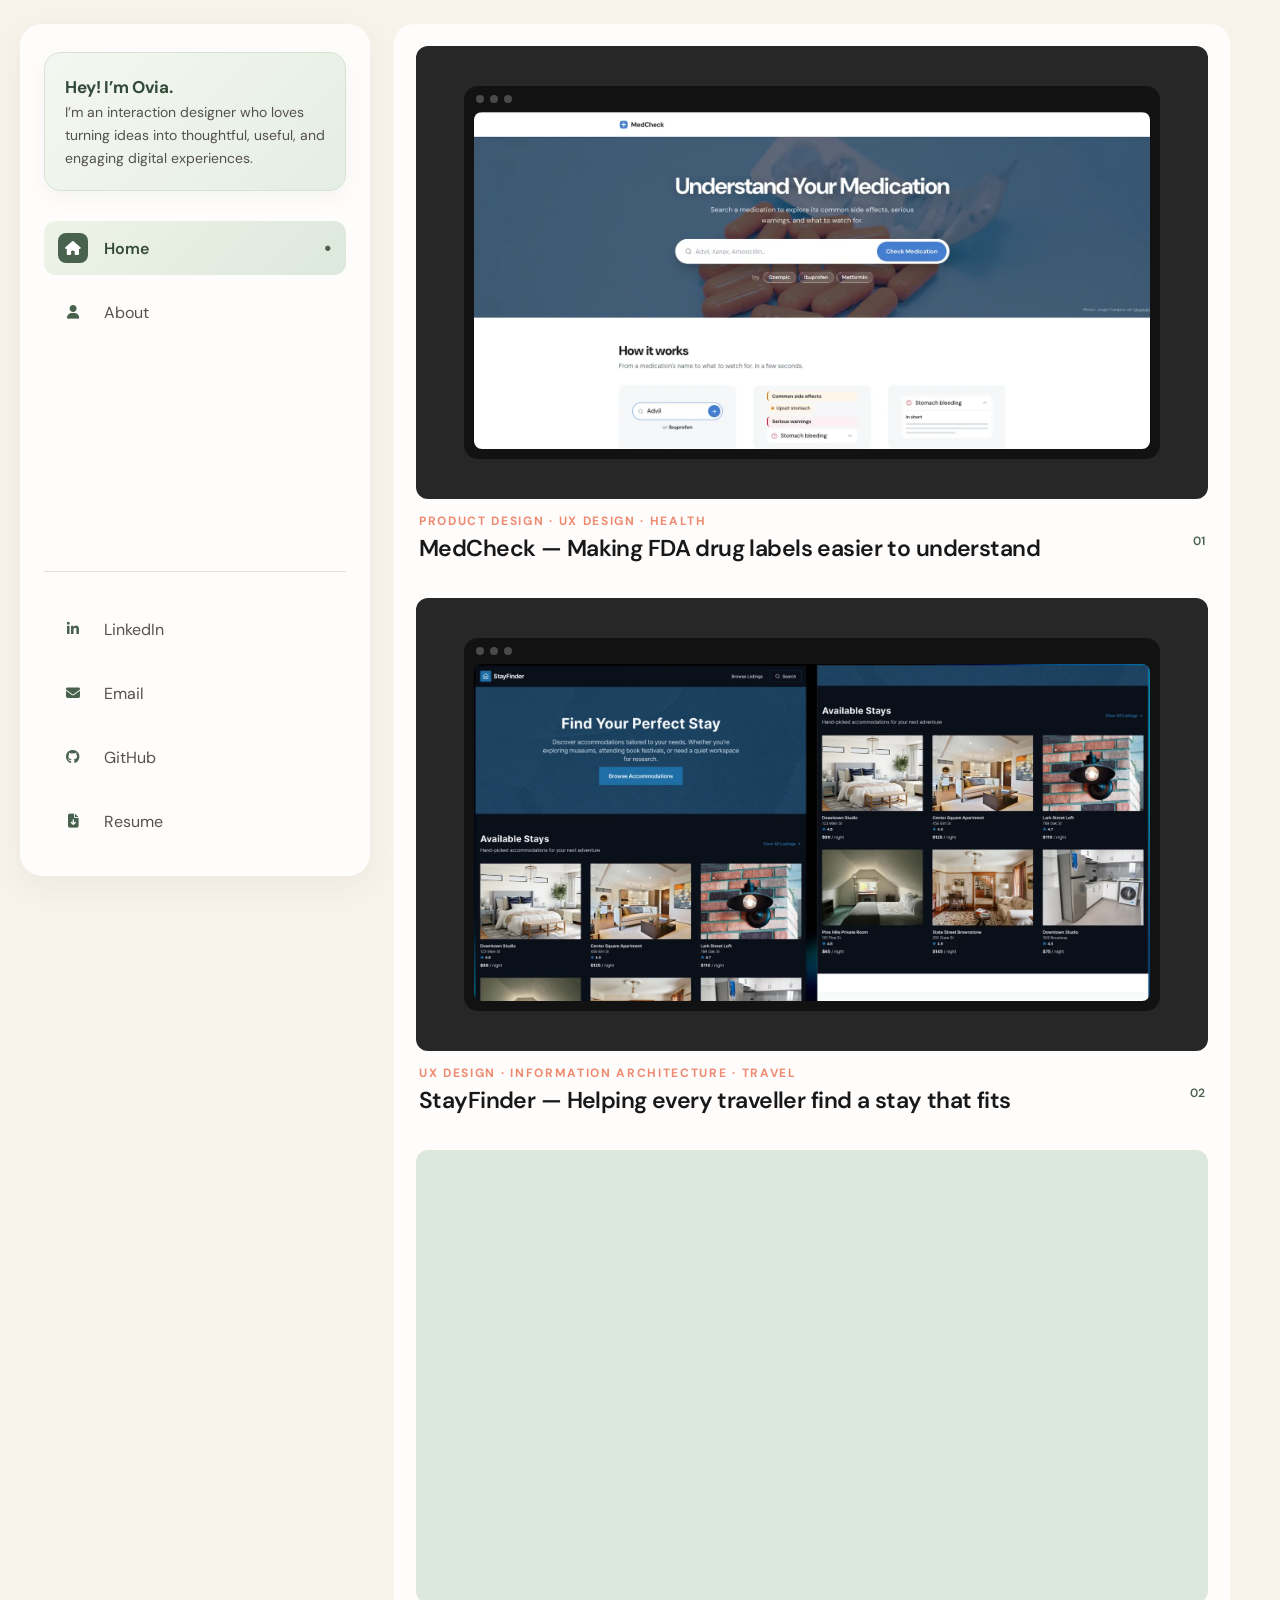
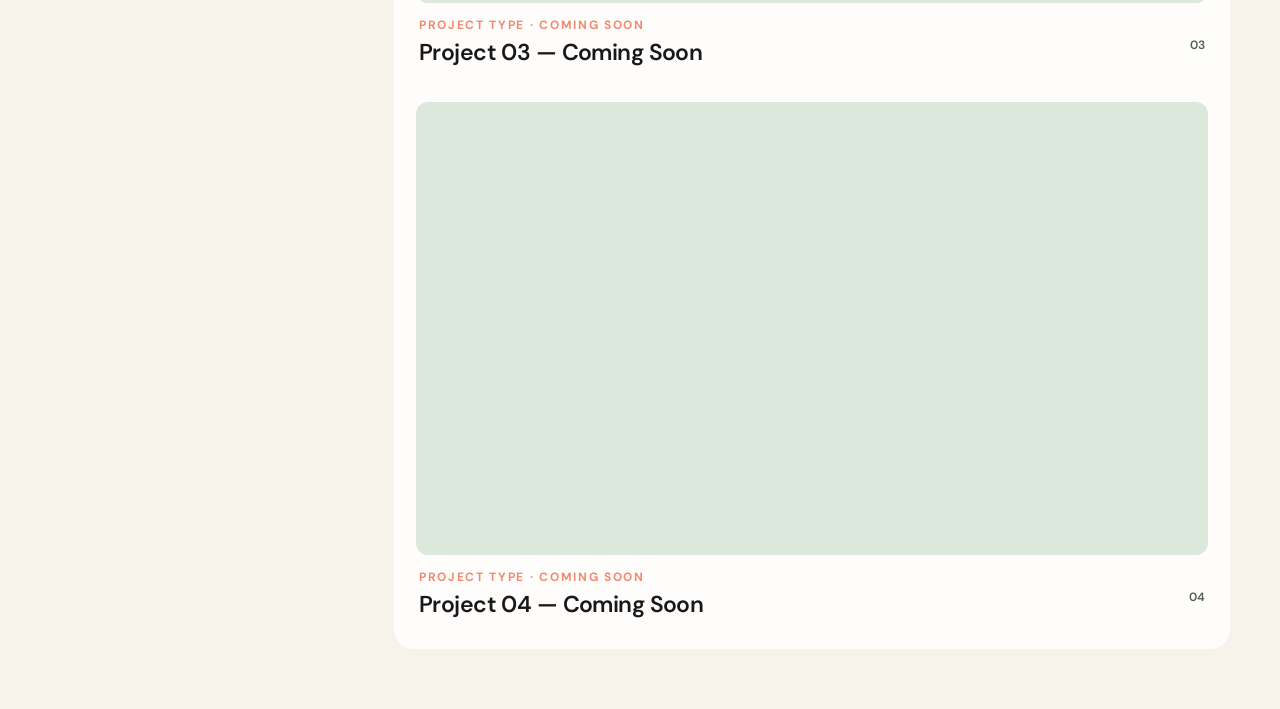
<file: index.html>
<!DOCTYPE html>
<html lang="en">

<head>

  <meta charset="UTF-8">

  <meta
    name="viewport"
    content="width=device-width, initial-scale=1.0"
  >

  <title>Ovia Krishnasamy | Portfolio</title>


  <!-- GOOGLE FONT -->

  <link
    rel="preconnect"
    href="https://fonts.googleapis.com"
  >

  <link
    rel="preconnect"
    href="https://fonts.gstatic.com"
    crossorigin
  >

  <link
    href="https://fonts.googleapis.com/css2?family=DM+Sans:wght@400;500;600;700&display=swap"
    rel="stylesheet"
  >


  <!-- FONT AWESOME -->

  <link
    rel="stylesheet"
    href="https://cdnjs.cloudflare.com/ajax/libs/font-awesome/6.7.2/css/all.min.css"
  >


  <!-- CSS -->

  <link
    rel="stylesheet"
    href="./style.css"
  >

</head>


<body class="home-page">


  <!-- ========================================
       SIDEBAR
  ========================================= -->

  <aside
    class="sidebar"
    id="sidebar"
  >


    <!-- MOBILE HEADER -->

    <div class="mobile-nav-header">

      <a
        href="./index.html"
        class="mobile-brand"
      >
        Ovia Krishnasamy
      </a>


      <button
        class="menu-toggle"
        id="menuToggle"
        type="button"
        aria-label="Open navigation menu"
        aria-expanded="false"
      >

        <span></span>
        <span></span>
        <span></span>

      </button>

    </div>



    <!-- SIDEBAR CONTENT -->

    <div class="sidebar-menu">


      <div>


        <!-- PROFILE -->

        <div class="profile">

          <div class="profile-text">

            <p class="profile-blurb">

              <strong>
                Hey! I’m Ovia.
              </strong>

              <br>

              I’m an interaction designer who loves
              turning ideas into thoughtful, useful,
              and engaging digital experiences.

            </p>

          </div>

        </div>



        <!-- MAIN NAVIGATION -->

        <nav
          class="main-nav"
          aria-label="Main navigation"
        >


          <a
            href="./index.html"
            class="nav-link active"
            aria-current="page"
          >

            <span class="icon">

              <i class="fa-solid fa-house"></i>

            </span>

            <span>
              Home
            </span>

            <span class="active-dot">
              •
            </span>

          </a>



          <a
            href="./about.html"
            class="nav-link"
          >

            <span class="icon">

              <i class="fa-solid fa-user"></i>

            </span>

            <span>
              About
            </span>

            <span></span>

          </a>

</nav>

      </div>



      <!-- SOCIALS -->

      <div class="socials">


        <a
          href="https://www.linkedin.com/in/oviak03"
          target="_blank"
          rel="noopener noreferrer"
        >

          <span class="social-icon">

            <i class="fa-brands fa-linkedin-in"></i>

          </span>

          <span>
            LinkedIn
          </span>

        </a>



        <a
          href="mailto:oviak03@gmail.com"
        >

          <span class="social-icon">

            <i class="fa-solid fa-envelope"></i>

          </span>

          <span>
            Email
          </span>

        </a>



        <a
          href="https://github.com/oviak0311"
          target="_blank"
          rel="noopener noreferrer"
        >

          <span class="social-icon">

            <i class="fa-brands fa-github"></i>

          </span>

          <span>
            GitHub
          </span>

        </a>



        <a
          href="./resume.pdf"
          target="_blank"
        >

          <span class="social-icon">

            <i class="fa-solid fa-file-arrow-down"></i>

          </span>

          <span>
            Resume
          </span>

        </a>


      </div>


    </div>

  </aside>



  <!-- ========================================
       MAIN CONTENT
  ========================================= -->

  <main class="content">


    <section class="project-list">


      <!-- ========================================
           PROJECT 01
      ========================================= -->

      <a
        href="./casestudy1.html"
        class="project-card"
      >


        <div class="project-image project-mockup">

          <div class="pm-window">
            <div class="pm-bar"><span class="pm-dots"><i></i><i></i><i></i></span></div>
            <div class="pm-screen"><img src="./medcheck-home-screenshot.webp" alt="MedCheck home page"></div>
          </div>

          <div class="project-arrow">

            <i class="fa-solid fa-arrow-up-right-from-square"></i>

          </div>

        </div>


        <div class="project-details">

          <div>

            <p class="project-category">
              PRODUCT DESIGN · UX DESIGN · HEALTH
            </p>

            <h2>
              MedCheck — Making FDA drug labels easier to understand
            </h2>

          </div>


          <span class="project-number">
            01
          </span>

        </div>


      </a>



      <!-- ========================================
           PROJECT 02
      ========================================= -->

      <a
        href="./casestudy2.html"
        class="project-card"
      >


        <div class="project-image project-mockup">

          <div class="pm-window">
            <div class="pm-bar"><span class="pm-dots"><i></i><i></i><i></i></span></div>
            <div class="pm-screen"><img src="./cs2-hifi-1.webp" alt="StayFinder home page"></div>
          </div>

          <div class="project-arrow">

            <i class="fa-solid fa-arrow-up-right-from-square"></i>

          </div>

        </div>


        <div class="project-details">

          <div>

            <p class="project-category">
              UX DESIGN · INFORMATION ARCHITECTURE · TRAVEL
            </p>

            <h2>
              StayFinder — Helping every traveller find a stay that fits
            </h2>

          </div>


          <span class="project-number">
            02
          </span>

        </div>


      </a>



      <!-- ========================================
           PROJECT 03
      ========================================= -->

      <div class="project-card project-card-soon" aria-label="Coming soon">


        <div class="project-image">

          <!-- PROJECT 03 IMAGE LATER -->

          <div class="project-arrow">

            <i class="fa-solid fa-arrow-up-right-from-square"></i>

          </div>

        </div>


        <div class="project-details">

          <div>

            <p class="project-category">
              PROJECT TYPE · COMING SOON
            </p>

            <h2>
              Project 03 — Coming Soon
            </h2>

          </div>


          <span class="project-number">
            03
          </span>

        </div>


      </div>



      <!-- ========================================
           PROJECT 04
      ========================================= -->

      <div class="project-card project-card-soon" aria-label="Coming soon">


        <div class="project-image">

          <!-- PROJECT 04 IMAGE LATER -->

          <div class="project-arrow">

            <i class="fa-solid fa-arrow-up-right-from-square"></i>

          </div>

        </div>


        <div class="project-details">

          <div>

            <p class="project-category">
              PROJECT TYPE · COMING SOON
            </p>

            <h2>
              Project 04 — Coming Soon
            </h2>

          </div>


          <span class="project-number">
            04
          </span>

        </div>


      </div>


    </section>


  </main>



  <!-- JAVASCRIPT -->

  <script src="./script.js"></script>


</body>

</html>
</file>
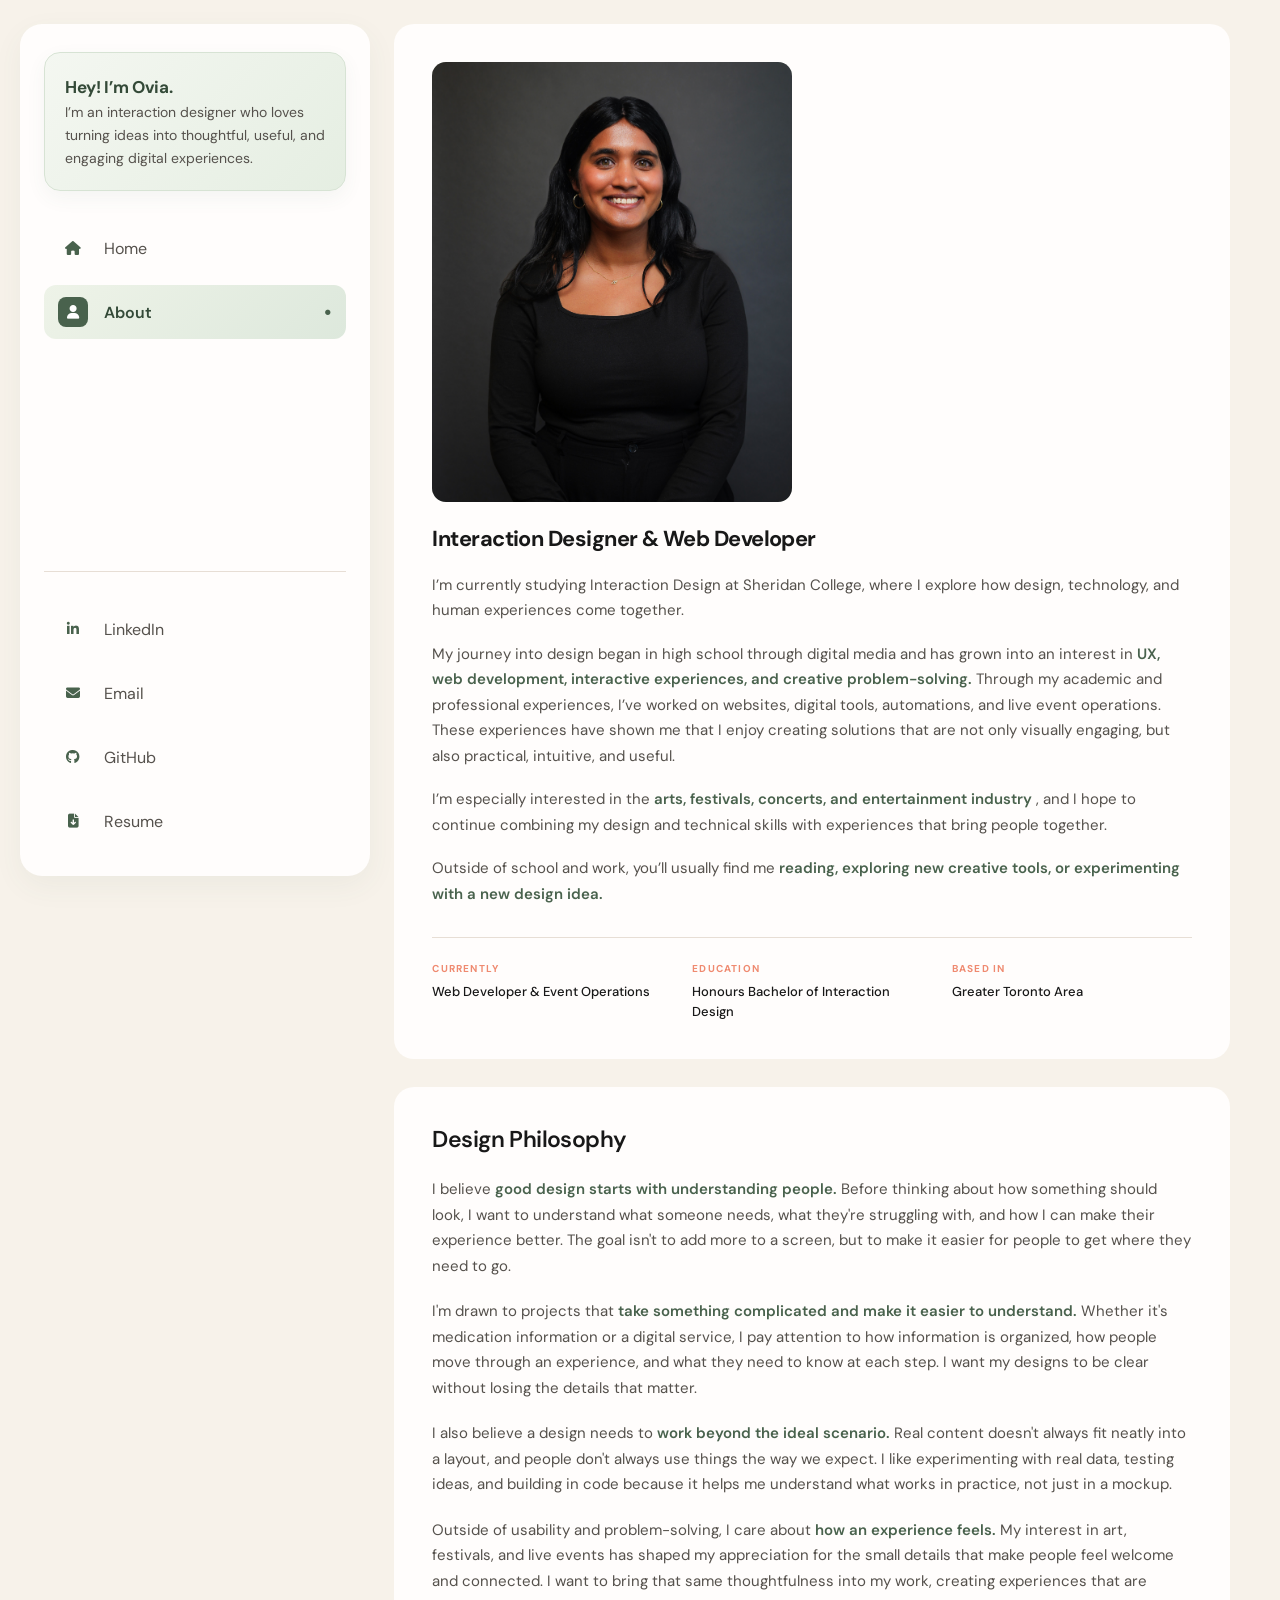
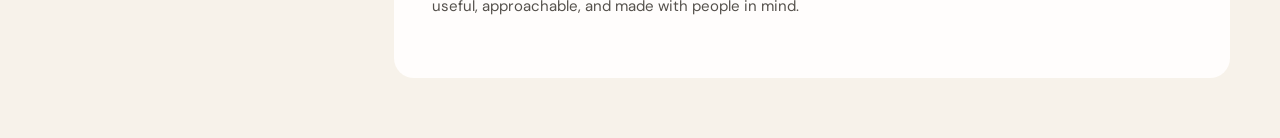
<file: about.html>
<!DOCTYPE html>
<html lang="en">

<head>

  <meta charset="UTF-8">

  <meta
    name="viewport"
    content="width=device-width, initial-scale=1.0"
  >

  <title>About | Ovia Krishnasamy</title>


  <!-- GOOGLE FONT -->

  <link
    rel="preconnect"
    href="https://fonts.googleapis.com"
  >

  <link
    rel="preconnect"
    href="https://fonts.gstatic.com"
    crossorigin
  >

  <link
    href="https://fonts.googleapis.com/css2?family=DM+Sans:wght@400;500;600;700&display=swap"
    rel="stylesheet"
  >


  <!-- FONT AWESOME -->

  <link
    rel="stylesheet"
    href="https://cdnjs.cloudflare.com/ajax/libs/font-awesome/6.7.2/css/all.min.css"
  >


  <link
    rel="stylesheet"
    href="./style.css"
  >

</head>


<body>


  <!-- ========================================
       SIDEBAR
  ========================================= -->

  <aside
    class="sidebar"
    id="sidebar"
  >


    <div class="mobile-nav-header">

      <a
        href="./index.html"
        class="mobile-brand"
      >
        Ovia Krishnasamy
      </a>


      <button
        class="menu-toggle"
        id="menuToggle"
        type="button"
        aria-label="Open navigation menu"
        aria-expanded="false"
        aria-controls="sidebarMenu"
      >

        <span></span>
        <span></span>
        <span></span>

      </button>

    </div>



    <div
      class="sidebar-menu"
      id="sidebarMenu"
    >


      <div>


        <div class="profile">

          <div class="profile-text">

            <p class="profile-blurb">

              <strong>
                Hey! I’m Ovia.
              </strong>

              <br>

              I’m an interaction designer who loves turning ideas into thoughtful,
              useful, and engaging digital experiences.

            </p>

          </div>

        </div>



        <!-- NAVIGATION -->

        <nav
          class="main-nav"
          aria-label="Primary navigation"
        >


          <a
            href="./index.html"
            class="nav-link"
          >

            <span class="icon">
              <i class="fa-solid fa-house"></i>
            </span>

            <span>
              Home
            </span>

          </a>



          <a
            href="./about.html"
            class="nav-link active"
            aria-current="page"
          >

            <span class="icon">
              <i class="fa-solid fa-user"></i>
            </span>

            <span>
              About
            </span>

            <span class="active-dot">
              •
            </span>

          </a>

</nav>


      </div>



      <!-- SOCIAL LINKS -->

      <div class="socials">


        <a
          href="https://www.linkedin.com/in/oviak03"
          target="_blank"
          rel="noreferrer"
        >

          <span class="social-icon">
            <i class="fa-brands fa-linkedin-in"></i>
          </span>

          <span>
            LinkedIn
          </span>

        </a>



        <a href="mailto:oviak03@gmail.com">

          <span class="social-icon">
            <i class="fa-solid fa-envelope"></i>
          </span>

          <span>
            Email
          </span>

        </a>



        <a
          href="https://github.com/oviak0311"
          target="_blank"
          rel="noreferrer"
        >

          <span class="social-icon">
            <i class="fa-brands fa-github"></i>
          </span>

          <span>
            GitHub
          </span>

        </a>



        <a
          href="./resume.pdf"
          target="_blank"
        >

          <span class="social-icon">
            <i class="fa-solid fa-file-arrow-down"></i>
          </span>

          <span>
            Resume
          </span>

        </a>


      </div>


    </div>


  </aside>



  <!-- ========================================
       ABOUT
  ========================================= -->

  <main class="content about-page">


    <section class="about-card">


      <!-- PHOTO -->

      <div class="about-image">

        <img
          src="./Endofterm-102.jpg"
          alt="Ovia Krishnasamy"
        >

      </div>



      <!-- CONTENT -->

      <div class="about-content">


        <p class="about-role">
          Interaction Designer & Web Developer
        </p>



        <p class="about-description">

          I’m currently studying Interaction Design at Sheridan College,
          where I explore how design, technology, and human experiences
          come together.

        </p>



        <p class="about-description">

          My journey into design began in high school through digital media
          and has grown into an interest in

          <strong>
            UX, web development, interactive experiences,
            and creative problem-solving.
          </strong>

          Through my academic and professional experiences, I’ve worked on
          websites, digital tools, automations, and live event operations.
          These experiences have shown me that I enjoy creating solutions
          that are not only visually engaging, but also practical,
          intuitive, and useful.

        </p>



        <p class="about-description">

          I’m especially interested in the

          <strong>
            arts, festivals, concerts, and entertainment industry
          </strong>,

          and I hope to continue combining my design and technical skills
          with experiences that bring people together.

        </p>



        <p class="about-description">

          Outside of school and work, you’ll usually find me

          <strong>
            reading, exploring new creative tools,
            or experimenting with a new design idea.
          </strong>

        </p>



        <!-- INFO -->

        <div class="about-info">


          <div class="info-item">

            <span>
              Currently
            </span>

            <p>
              Web Developer & Event Operations
            </p>

          </div>



          <div class="info-item">

            <span>
              Education
            </span>

            <p>
              Honours Bachelor of Interaction Design
            </p>

          </div>



          <div class="info-item">

            <span>
              Based In
            </span>

            <p>
              Greater Toronto Area
            </p>

          </div>


        </div>

      </div>


    </section>


    <!-- ========================================
         DESIGN PHILOSOPHY
    ========================================= -->

    <section class="about-card philosophy-card" aria-labelledby="philosophyTitle">

      <div class="philosophy-intro">

        <h2 id="philosophyTitle" class="philosophy-label">Design Philosophy</h2>

      </div>


      <div class="about-content">

        <p class="about-description">
          I believe
          <strong>good design starts with understanding people.</strong>
          Before thinking about how something should look, I want to understand
          what someone needs, what they're struggling with, and how I can make
          their experience better. The goal isn't to add more to a screen, but
          to make it easier for people to get where they need to go.
        </p>

        <p class="about-description">
          I'm drawn to projects that
          <strong>take something complicated and make it easier to understand.</strong>
          Whether it's medication information or a digital service, I pay
          attention to how information is organized, how people move through an
          experience, and what they need to know at each step. I want my designs
          to be clear without losing the details that matter.
        </p>

        <p class="about-description">
          I also believe a design needs to
          <strong>work beyond the ideal scenario.</strong>
          Real content doesn't always fit neatly into a layout, and people don't
          always use things the way we expect. I like experimenting with real
          data, testing ideas, and building in code because it helps me
          understand what works in practice, not just in a mockup.
        </p>

        <p class="about-description">
          Outside of usability and problem-solving, I care about
          <strong>how an experience feels.</strong>
          My interest in art, festivals, and live events has shaped my
          appreciation for the small details that make people feel welcome and
          connected. I want to bring that same thoughtfulness into my work,
          creating experiences that are useful, approachable, and made with
          people in mind.
        </p>

      </div>

    </section>



  </main>



  <script src="./script.js"></script>


</body>

</html>
</file>
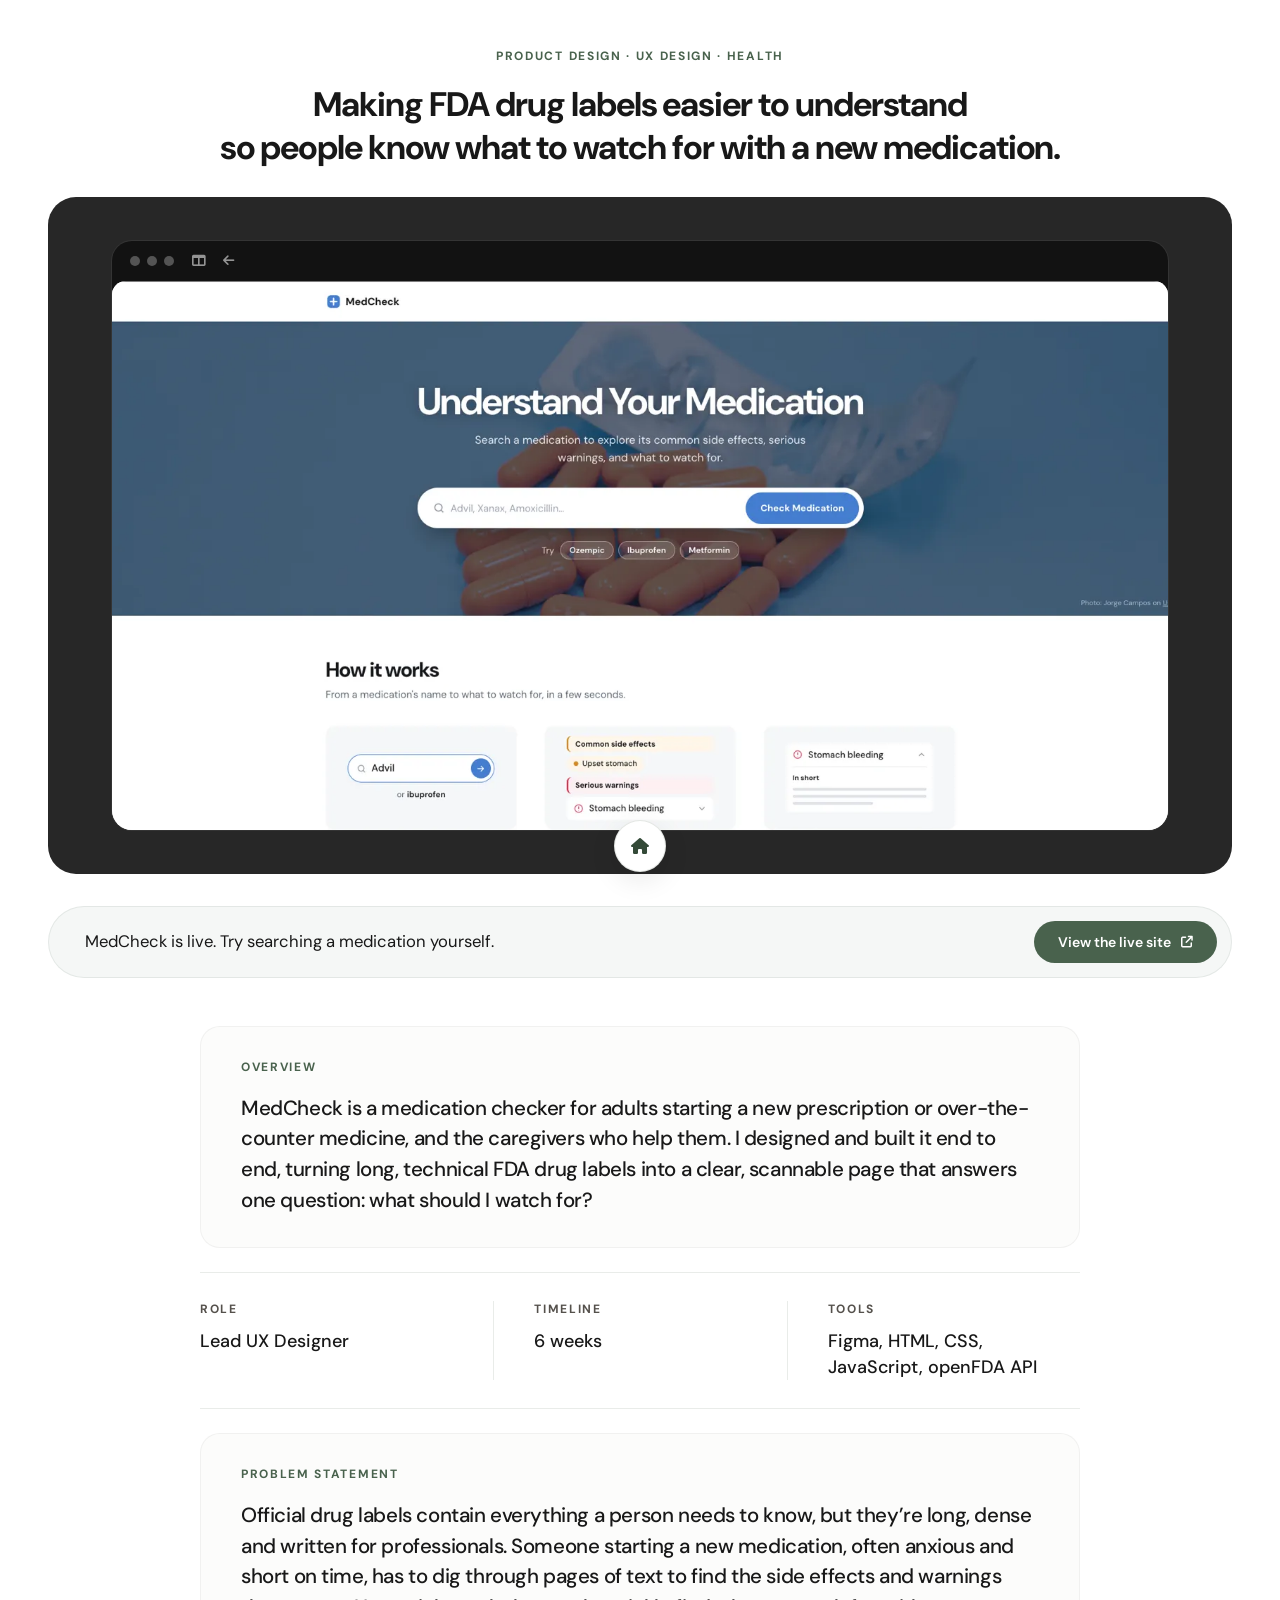
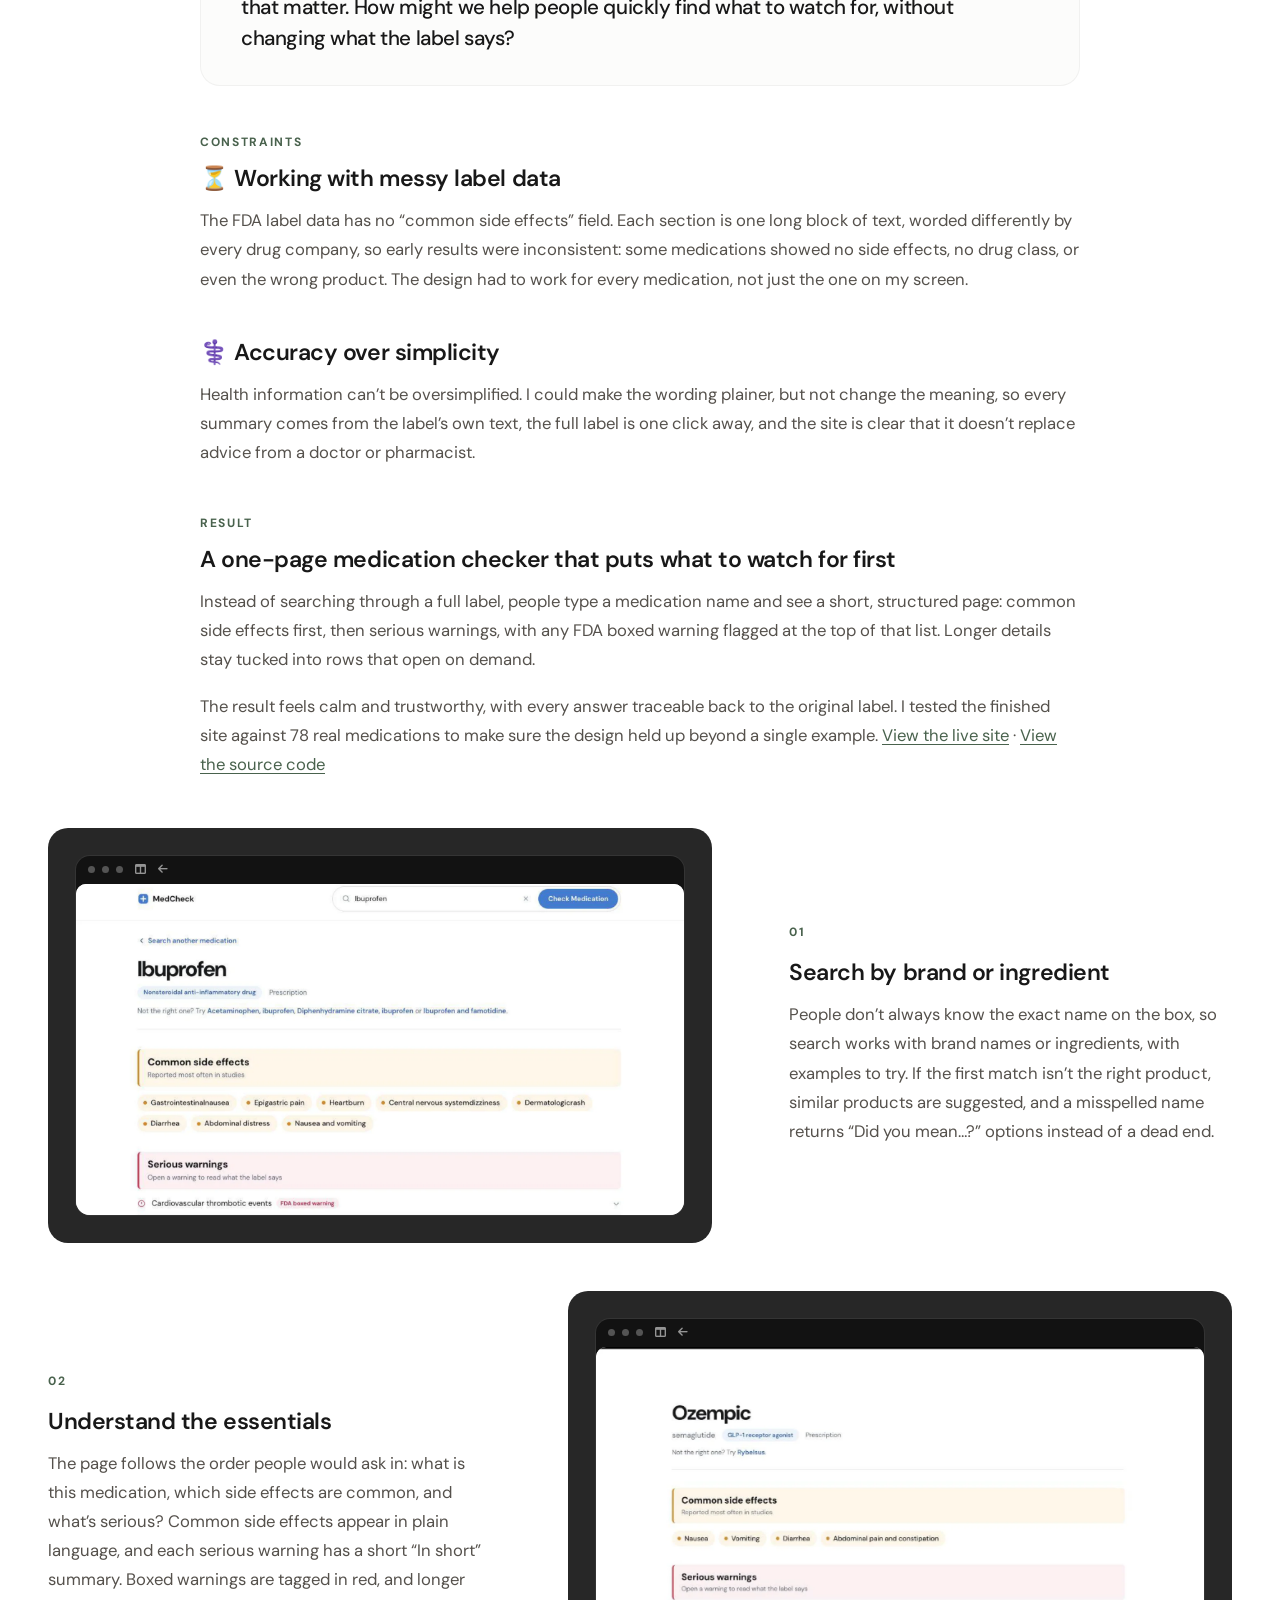
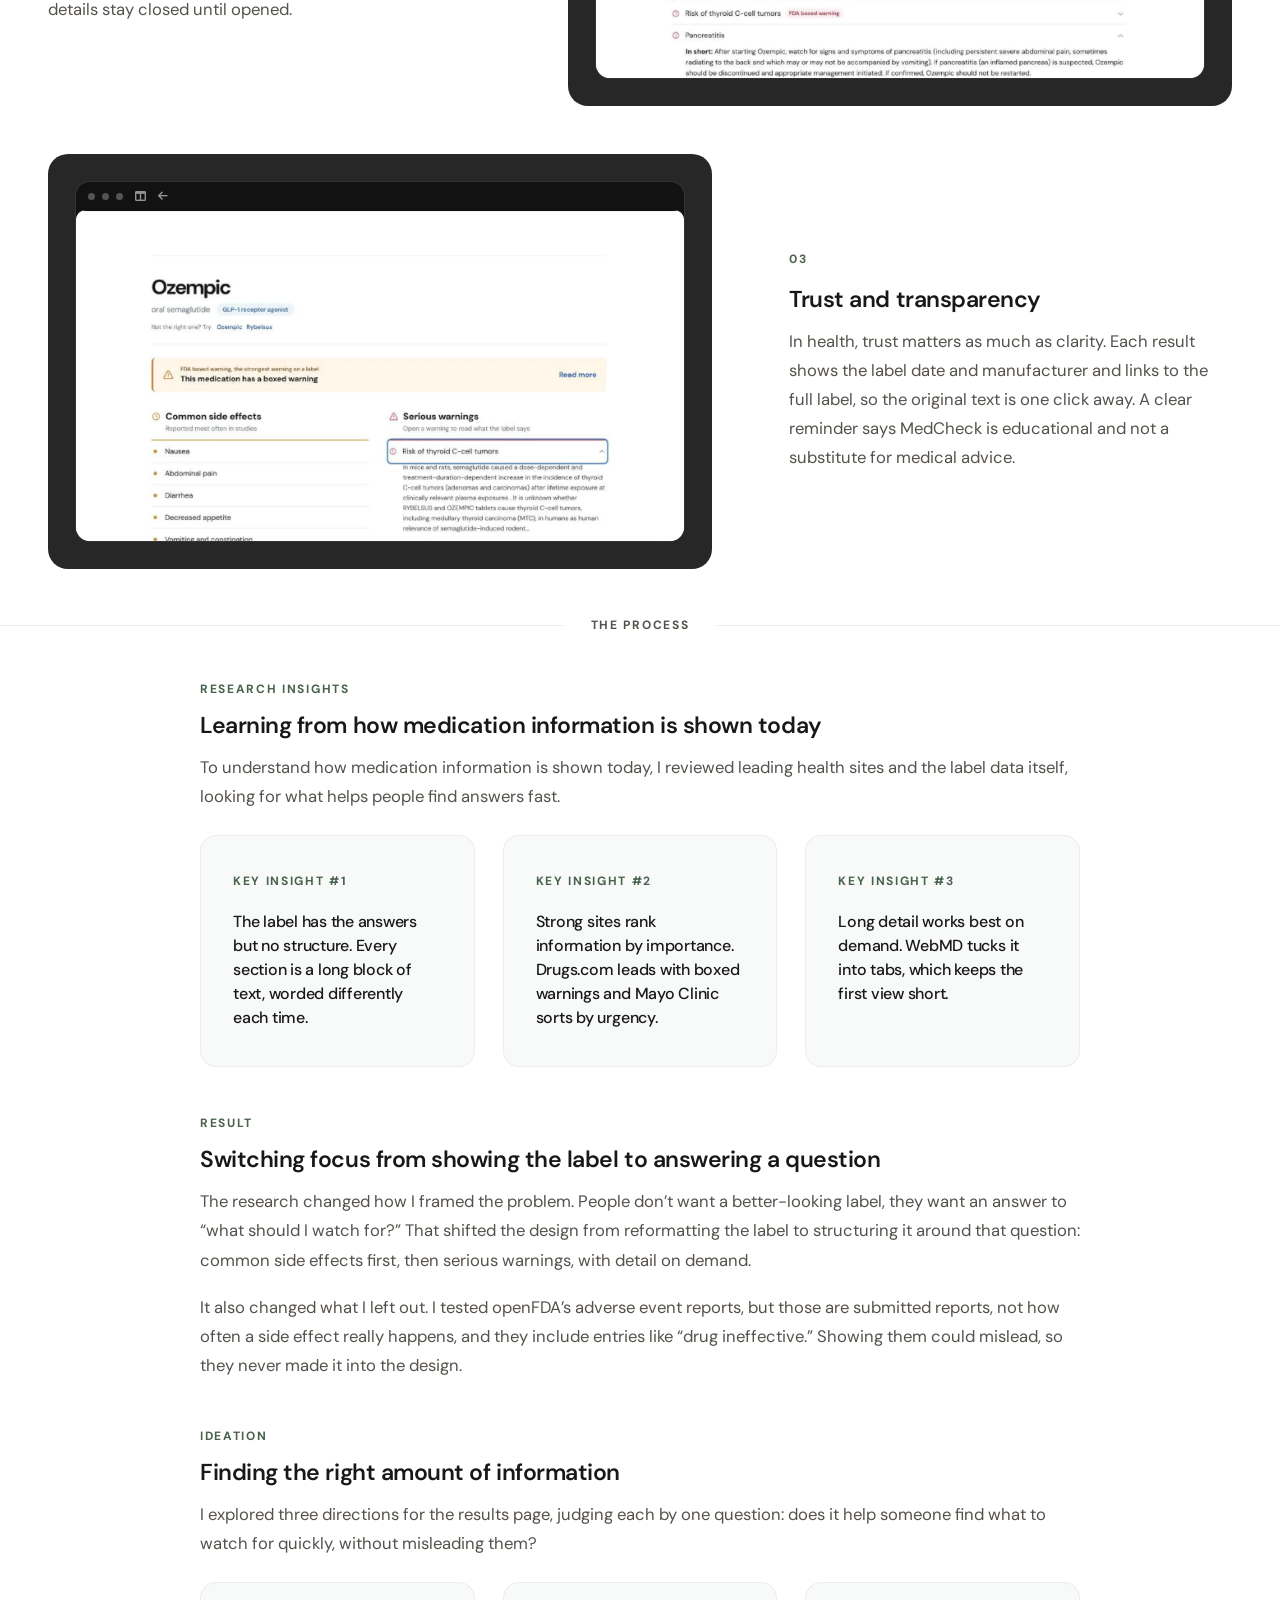
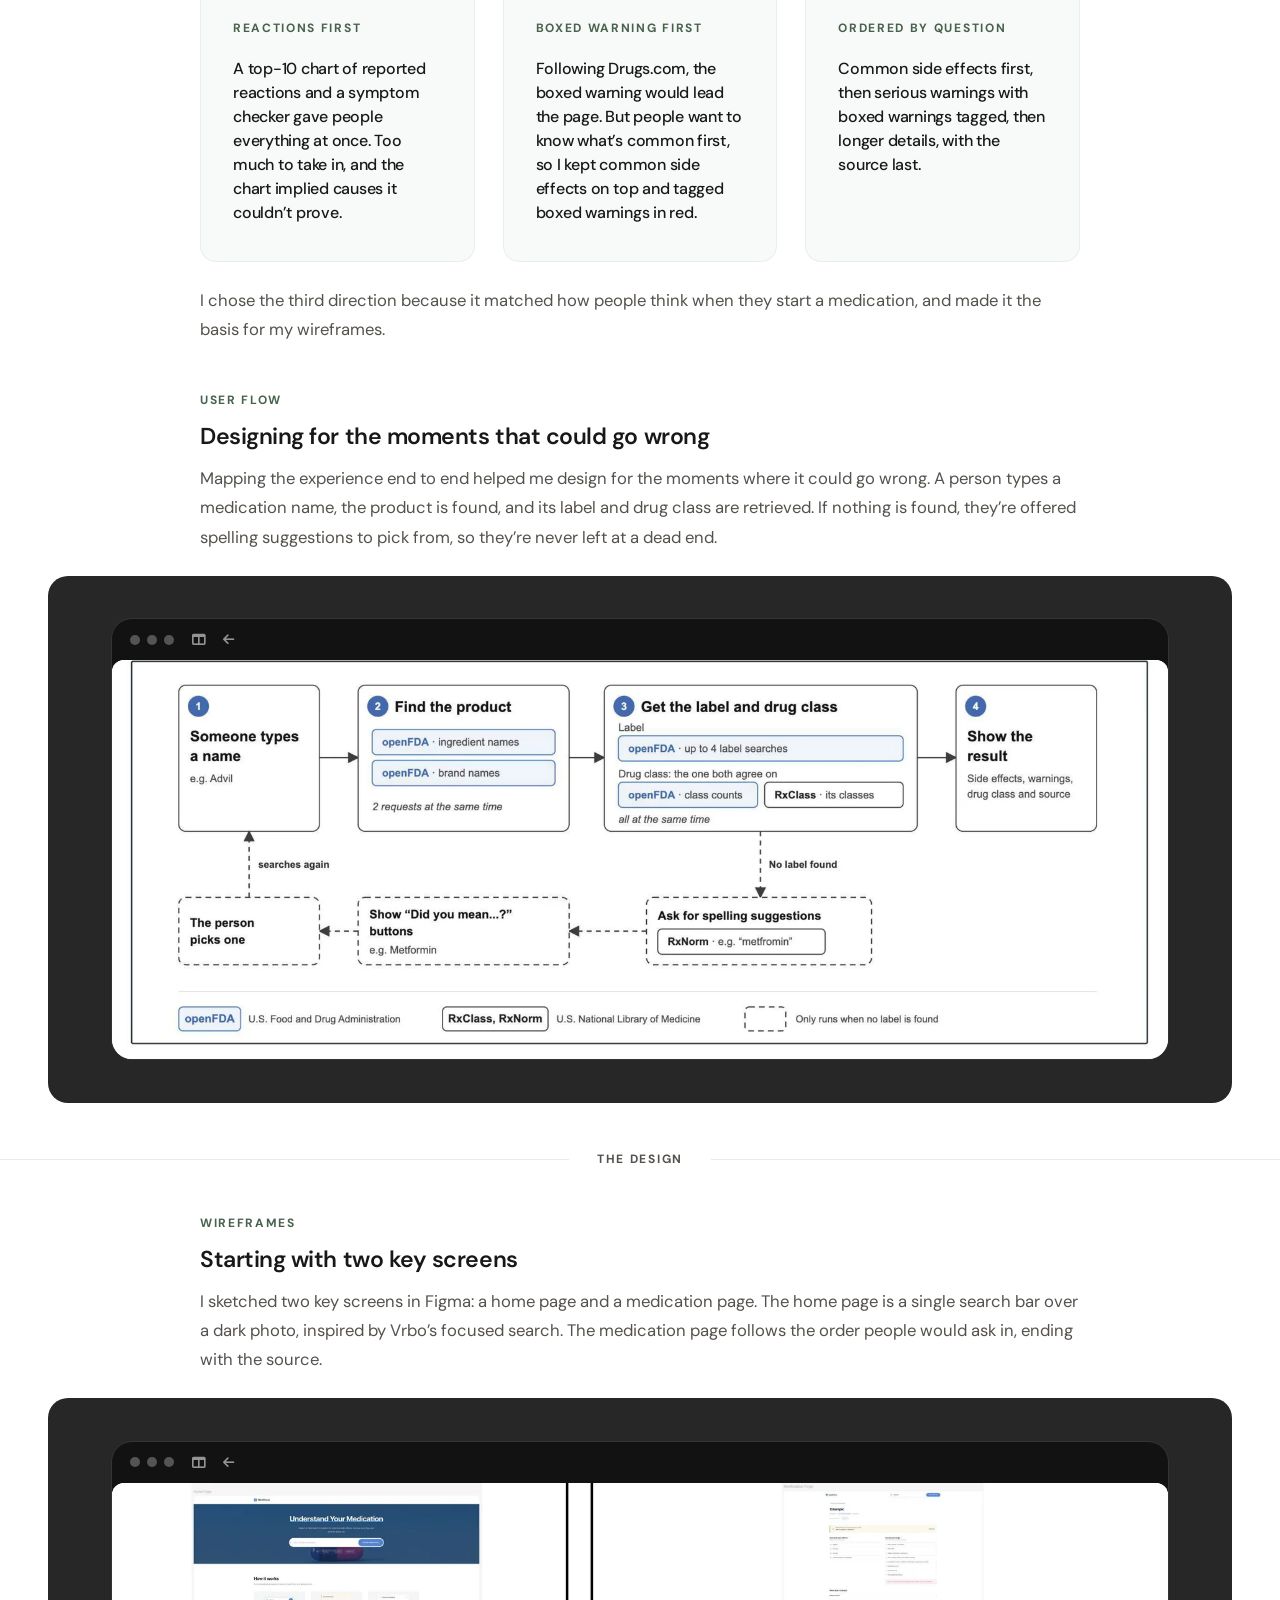
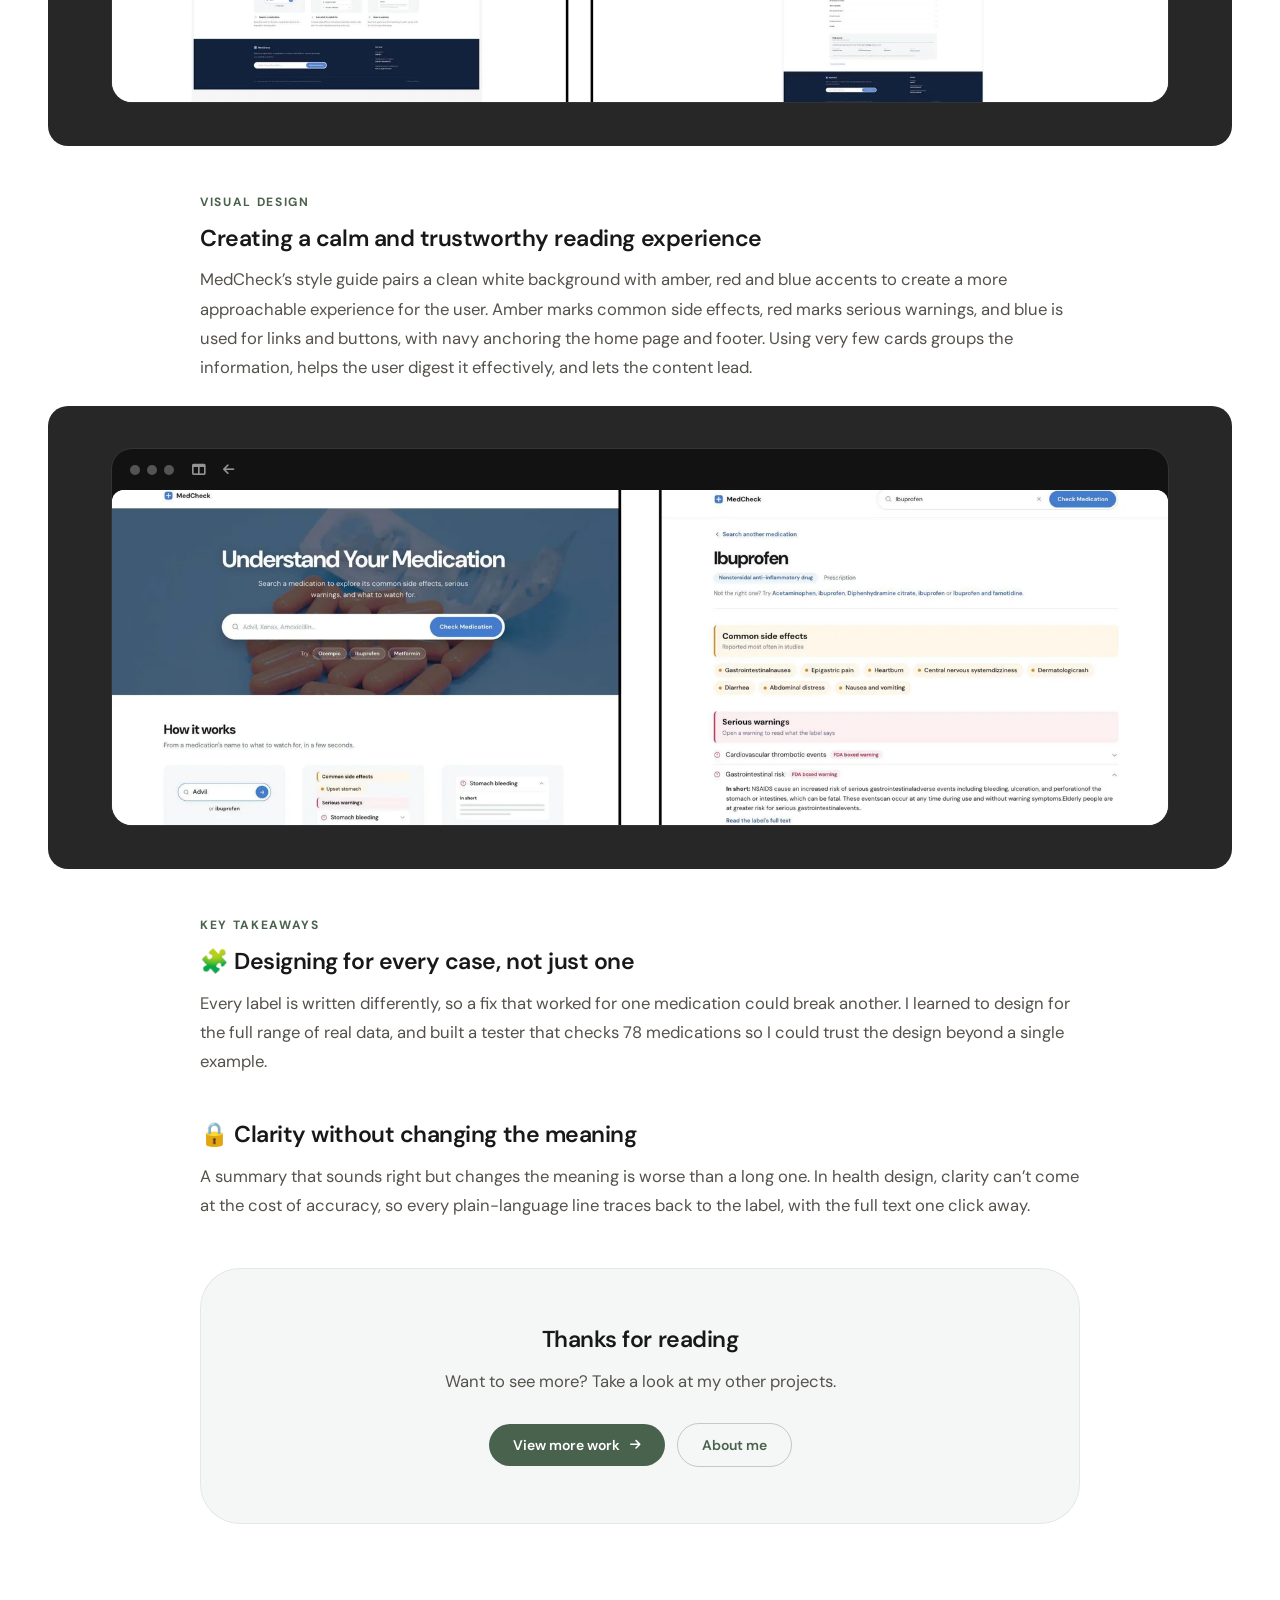
<file: casestudy1.html>
<!DOCTYPE html>
<html lang="en">

<head>

  <meta charset="UTF-8">

  <meta
    name="viewport"
    content="width=device-width, initial-scale=1.0"
  >

  <title>MedCheck Case Study | Ovia Krishnasamy</title>


  <!-- GOOGLE FONT -->

  <link
    rel="preconnect"
    href="https://fonts.googleapis.com"
  >

  <link
    rel="preconnect"
    href="https://fonts.gstatic.com"
    crossorigin
  >

  <link
    href="https://fonts.googleapis.com/css2?family=DM+Sans:wght@400;500;600;700&display=swap"
    rel="stylesheet"
  >


  <!-- FONT AWESOME -->

  <link
    rel="stylesheet"
    href="https://cdnjs.cloudflare.com/ajax/libs/font-awesome/6.7.2/css/all.min.css"
  >


  <!-- CSS -->

  <link
    rel="stylesheet"
    href="./style.css"
  >

</head>


<body class="case-study-page">


  <!-- FLOATING HOME BUTTON -->

  <a
    href="./index.html"
    class="case-home-button"
    aria-label="Back to home"
  >
    <i class="fa-solid fa-house"></i>
  </a>


  <main class="case-study-content">


    <!-- ========================================
         HERO
    ========================================= -->

    <header class="case-hero-new">

      <p class="case-hero-label">
        PRODUCT DESIGN · UX DESIGN · HEALTH
      </p>

      <h1>
        Making FDA drug labels easier to understand
        <br class="hero-break">
        so people know what to watch for with a new medication.
      </h1>

    </header>


    <!-- MAIN UI IMAGE -->

    <figure class="cs-image cs-image-main cs-mockup">

      <div class="cs-mockup-window">

        <div class="cs-mockup-bar">
          <span class="cs-mockup-dots"><i></i><i></i><i></i></span>
          <i class="fa-solid fa-table-columns"></i>
          <i class="fa-solid fa-arrow-left"></i>
        </div>

        <div class="cs-mockup-screen">

          <img src="./medcheck-home-screenshot.webp" alt="MedCheck home page">

        </div>

      </div>

    </figure>


    <!-- LIVE SITE CARD -->

    <aside class="cs-live-card">

      <p>MedCheck is live. Try searching a medication yourself.</p>

      <a
        class="cs-live-button"
        href="https://medcheck-lemon.vercel.app/"
        target="_blank"
        rel="noopener"
      >
        View the live site
        <i class="fa-solid fa-arrow-up-right-from-square"></i>
      </a>

    </aside>


    <!-- ========================================
         OVERVIEW
    ========================================= -->

    <section class="cs-intro">

      <article class="cs-intro-card">

        <span>OVERVIEW</span>

        <p>
          MedCheck is a medication checker for adults starting a new
          prescription or over-the-counter medicine, and the caregivers who
          help them. I designed and built it end to end, turning long,
          technical FDA drug labels into a clear, scannable page that
          answers one question: what should I watch for?
        </p>

      </article>

    </section>


    <!-- ROLE / TEAM / TIMELINE -->

    <section class="case-snapshot case-snapshot-three case-snapshot-two">

      <div>
        <span>ROLE</span>
        <strong>Lead UX Designer</strong>
      </div>

      <div>
        <span>TIMELINE</span>
        <strong>6 weeks</strong>
      </div>

      <div>
        <span>TOOLS</span>
        <strong>Figma, HTML, CSS, JavaScript, openFDA API</strong>
      </div>

    </section>


    <!-- ========================================
         PROBLEM STATEMENT
    ========================================= -->

    <section class="cs-intro">

      <article class="cs-intro-card">

        <span>PROBLEM STATEMENT</span>

        <p>
          Official drug labels contain everything a person needs to know,
          but they’re long, dense and written for professionals. Someone
          starting a new medication, often anxious and short on time, has
          to dig through pages of text to find the side effects and
          warnings that matter. How might we help people quickly find what
          to watch for, without changing what the label says?
        </p>

      </article>


    </section>


    <!-- ========================================
         CONSTRAINTS + RESULT (plain text, no boxes)
    ========================================= -->

    <section class="cs-process">

      <div class="cs-process-block">

        <span class="cs-label">CONSTRAINTS</span>

        <div class="cs-stack">

          <div class="cs-take">
            <h3>⏳ Working with messy label data</h3>
            <p class="cs-body">
              The FDA label data has no “common side effects” field. Each
              section is one long block of text, worded differently by every
              drug company, so early results were inconsistent: some
              medications showed no side effects, no drug class, or even the
              wrong product. The design had to work for every medication, not
              just the one on my screen.
            </p>
          </div>

          <div class="cs-take">
            <h3>⚕️ Accuracy over simplicity</h3>
            <p class="cs-body">
              Health information can’t be oversimplified. I could make the
              wording plainer, but not change the meaning, so every summary
              comes from the label’s own text, the full label is one click
              away, and the site is clear that it doesn’t replace advice
              from a doctor or pharmacist.
            </p>
          </div>

        </div>

      </div>


      <div class="cs-process-block">

        <span class="cs-label">RESULT</span>

        <h2>
          A one-page medication checker that puts what to watch for first
        </h2>

        <p class="cs-body">
          Instead of searching through a full label, people type a
          medication name and see a short, structured page: common side
          effects first, then serious warnings, with any FDA boxed warning
          flagged at the top of that list. Longer details stay tucked into
          rows that open on demand.
        </p>

        <p class="cs-body">
          The result feels calm and trustworthy, with every answer traceable
          back to the original label. I tested the finished site against 78
          real medications to make sure the design held up beyond a single
          example.
          <a href="https://medcheck-lemon.vercel.app/" target="_blank" rel="noopener">View the live site</a>
          ·
          <a href="https://github.com/oviak0311/medcheck" target="_blank" rel="noopener">View the source code</a>
        </p>

      </div>

    </section>


    <!-- ========================================
         FEATURES
    ========================================= -->

    <section class="cs-features">


      <!-- FEATURE 01 -->

      <article class="cs-feature">

        <figure class="cs-image cs-feature-image cs-mockup cs-mockup-sm">

          <div class="cs-mockup-window">

            <div class="cs-mockup-bar">
              <span class="cs-mockup-dots"><i></i><i></i><i></i></span>
              <i class="fa-solid fa-table-columns"></i>
              <i class="fa-solid fa-arrow-left"></i>
            </div>

            <div class="cs-mockup-screen">
              <img src="./mc-search.webp" alt="Medication page showing the search bar and similar-product suggestions" loading="lazy">
            </div>

          </div>

        </figure>

        <div class="cs-feature-text">

          <span class="cs-feature-number">01</span>

          <h2>Search by brand or ingredient</h2>

          <p>
            People don’t always know the exact name on the box, so search
            works with brand names or ingredients, with examples to try. If
            the first match isn’t the right product, similar products are
            suggested, and a misspelled name returns “Did you mean…?”
            options instead of a dead end.
          </p>

        </div>

      </article>


      <!-- FEATURE 02 (REVERSED) -->

      <article class="cs-feature cs-feature-reverse">

        <figure class="cs-image cs-feature-image cs-mockup cs-mockup-sm">

          <div class="cs-mockup-window">

            <div class="cs-mockup-bar">
              <span class="cs-mockup-dots"><i></i><i></i><i></i></span>
              <i class="fa-solid fa-table-columns"></i>
              <i class="fa-solid fa-arrow-left"></i>
            </div>

            <div class="cs-mockup-screen">
              <img src="./mc-results.webp" alt="Ozempic results with common side effects and serious warnings" loading="lazy">
            </div>

          </div>

        </figure>

        <div class="cs-feature-text">

          <span class="cs-feature-number">02</span>

          <h2>Understand the essentials</h2>

          <p>
            The page follows the order people would ask in: what is this
            medication, which side effects are common, and what’s serious?
            Common side effects appear in plain language, and each serious
            warning has a short “In short” summary. Boxed warnings are
            tagged in red, and longer details stay closed until opened.
          </p>

        </div>

      </article>


      <!-- FEATURE 03 -->

      <article class="cs-feature">

        <figure class="cs-image cs-feature-image cs-mockup cs-mockup-sm">

          <div class="cs-mockup-window">

            <div class="cs-mockup-bar">
              <span class="cs-mockup-dots"><i></i><i></i><i></i></span>
              <i class="fa-solid fa-table-columns"></i>
              <i class="fa-solid fa-arrow-left"></i>
            </div>

            <div class="cs-mockup-screen">
              <img src="./mc-trust.webp" alt="Ozempic page with a boxed warning and expandable warnings" loading="lazy">
            </div>

          </div>

        </figure>

        <div class="cs-feature-text">

          <span class="cs-feature-number">03</span>

          <h2>Trust and transparency</h2>

          <p>
            In health, trust matters as much as clarity. Each result shows
            the label date and manufacturer and links to the full label, so
            the original text is one click away. A clear reminder says
            MedCheck is educational and not a substitute for medical advice.
          </p>

        </div>

      </article>


    </section>


    <!-- ========================================
         THE PROCESS
    ========================================= -->

    <div class="cs-divider">
      <span>THE PROCESS</span>
    </div>


    <section class="cs-process">


      <!-- RESEARCH INSIGHTS -->

      <div class="cs-process-block">

        <span class="cs-label">RESEARCH INSIGHTS</span>

        <h2>Learning from how medication information is shown today</h2>

        <p class="cs-body">
          To understand how medication information is shown today, I
          reviewed leading health sites and the label data itself, looking
          for what helps people find answers fast.
        </p>

        <div class="cs-insights">

          <div class="cs-insight">
            <span class="cs-insight-label">KEY INSIGHT #1</span>
            The label has the answers but no structure. Every section is a
            long block of text, worded differently each time.
          </div>

          <div class="cs-insight">
            <span class="cs-insight-label">KEY INSIGHT #2</span>
            Strong sites rank information by importance. Drugs.com leads
            with boxed warnings and Mayo Clinic sorts by urgency.
          </div>

          <div class="cs-insight">
            <span class="cs-insight-label">KEY INSIGHT #3</span>
            Long detail works best on demand. WebMD tucks it into tabs,
            which keeps the first view short.
          </div>

        </div>

      </div>


      <!-- RESULT -->

      <div class="cs-process-block">

        <span class="cs-label">RESULT</span>

        <h2>Switching focus from showing the label to answering a question</h2>

        <p class="cs-body">
          The research changed how I framed the problem. People don’t want
          a better-looking label, they want an answer to “what should I
          watch for?” That shifted the design from reformatting the label
          to structuring it around that question: common side effects
          first, then serious warnings, with detail on demand.
        </p>

        <p class="cs-body">
          It also changed what I left out. I tested openFDA’s adverse event
          reports, but those are submitted reports, not how often a side
          effect really happens, and they include entries like “drug
          ineffective.” Showing them could mislead, so they never made it
          into the design.
        </p>

      </div>


      <!-- ========================================
           IDEATION
      ========================================= -->

      <div class="cs-process-block">

        <span class="cs-label">IDEATION</span>

        <h2>Finding the right amount of information</h2>

        <p class="cs-body">
          I explored three directions for the results page, judging each by
          one question: does it help someone find what to watch for quickly,
          without misleading them?
        </p>

        <div class="cs-insights">

          <div class="cs-insight">
            <span class="cs-insight-label">REACTIONS FIRST</span>
            A top-10 chart of reported reactions and a symptom checker gave
            people everything at once. Too much to take in, and the chart
            implied causes it couldn’t prove.
          </div>

          <div class="cs-insight">
            <span class="cs-insight-label">BOXED WARNING FIRST</span>
            Following Drugs.com, the boxed warning would lead the page. But
            people want to know what’s common first, so I kept common side
            effects on top and tagged boxed warnings in red.
          </div>

          <div class="cs-insight">
            <span class="cs-insight-label">ORDERED BY QUESTION</span>
            Common side effects first, then serious warnings with boxed
            warnings tagged, then longer details, with the source last.
          </div>

        </div>

        <p class="cs-body cs-body-after">
          I chose the third direction because it matched how people think
          when they start a medication, and made it the basis for my
          wireframes.
        </p>

      </div>


      <!-- ========================================
           USER JOURNEY AND PERSONA
      ========================================= -->

      <div class="cs-process-block cs-process-block-wide">

        <span class="cs-label">USER FLOW</span>

        <h2>Designing for the moments that could go wrong</h2>

        <p class="cs-body">
          Mapping the experience end to end helped me design for the moments
          where it could go wrong. A person types a medication name, the
          product is found, and its label and drug class are retrieved. If
          nothing is found, they’re offered spelling suggestions to pick
          from, so they’re never left at a dead end.
        </p>

        <figure class="cs-image cs-image-wide cs-image-large cs-mockup cs-mockup-diagram">

          <div class="cs-mockup-window">

            <div class="cs-mockup-bar">
              <span class="cs-mockup-dots"><i></i><i></i><i></i></span>
              <i class="fa-solid fa-table-columns"></i>
              <i class="fa-solid fa-arrow-left"></i>
            </div>

            <div class="cs-mockup-screen">
              <img src="./mc-flow.webp" alt="How a search works: from typing a name to showing the result" loading="lazy">
            </div>

          </div>

        </figure>

      </div>


    </section>


    <!-- DESIGN DIVIDER -->

    <div class="cs-divider">
      <span>THE DESIGN</span>
    </div>


    <section class="cs-process">


      <!-- ========================================
           WIREFRAMES
      ========================================= -->

      <div class="cs-process-block cs-process-block-wide">

        <span class="cs-label">WIREFRAMES</span>

        <h2>Starting with two key screens</h2>

        <p class="cs-body">
          I sketched two key screens in Figma: a home page and a medication
          page. The home page is a single search bar over a dark photo,
          inspired by Vrbo’s focused search. The medication page follows the
          order people would ask in, ending with the source.
        </p>

        <figure class="cs-image cs-image-wide cs-image-large cs-mockup cs-mockup-diagram">

          <div class="cs-mockup-window">

            <div class="cs-mockup-bar">
              <span class="cs-mockup-dots"><i></i><i></i><i></i></span>
              <i class="fa-solid fa-table-columns"></i>
              <i class="fa-solid fa-arrow-left"></i>
            </div>

            <div class="cs-mockup-screen">
              <img src="./mc-wireframes.webp" alt="Wireframes of the home page and medication page" loading="lazy">
            </div>

          </div>

        </figure>

      </div>


      <!-- ========================================
           VISUAL DESIGN
      ========================================= -->

      <div class="cs-process-block cs-process-block-wide">

        <span class="cs-label">VISUAL DESIGN</span>

        <h2>Creating a calm and trustworthy reading experience</h2>

        <p class="cs-body">
          MedCheck’s style guide pairs a clean white background with
          amber, red and blue accents to create a more approachable
          experience for the user. Amber marks common side effects, red
          marks serious warnings, and blue is used for links and buttons,
          with navy anchoring the home page and footer. Using very few
          cards groups the information, helps the user digest it
          effectively, and lets the content lead.
        </p>

        <figure class="cs-image cs-image-wide cs-image-large cs-mockup cs-mockup-diagram">

          <div class="cs-mockup-window">

            <div class="cs-mockup-bar">
              <span class="cs-mockup-dots"><i></i><i></i><i></i></span>
              <i class="fa-solid fa-table-columns"></i>
              <i class="fa-solid fa-arrow-left"></i>
            </div>

            <div class="cs-mockup-screen">
              <img src="./mc-visual.webp" alt="Final home page and medication page" loading="lazy">
            </div>

          </div>

        </figure>

      </div>


      <!-- ========================================
           KEY TAKEAWAYS
      ========================================= -->

      <div class="cs-process-block">

        <span class="cs-label">KEY TAKEAWAYS</span>

        <div class="cs-stack">

          <div class="cs-take">
            <h3>🧩 Designing for every case, not just one</h3>
            <p class="cs-body">
              Every label is written differently, so a fix that worked for one
              medication could break another. I learned to design for the
              full range of real data, and built a tester that checks 78
              medications so I could trust the design beyond a single
              example.
            </p>
          </div>

          <div class="cs-take">
            <h3>🔒 Clarity without changing the meaning</h3>
            <p class="cs-body">
              A summary that sounds right but changes the meaning is worse
              than a long one. In health design, clarity can’t come at the
              cost of accuracy, so every plain-language line traces back to
              the label, with the full text one click away.
            </p>
          </div>

        </div>

      </div>


    </section>


    <!-- ========================================
         END OF PAGE
    ========================================= -->

    <section class="cs-end">

      <h2>Thanks for reading</h2>

      <p>Want to see more? Take a look at my other projects.</p>

      <div class="cs-end-actions">

        <a class="cs-live-button" href="./index.html">
          View more work
          <i class="fa-solid fa-arrow-right"></i>
        </a>

        <a class="cs-end-link" href="./about.html">About me</a>

      </div>

    </section>


  </main>


  <script src="./script.js"></script>

</body>

</html>
</file>
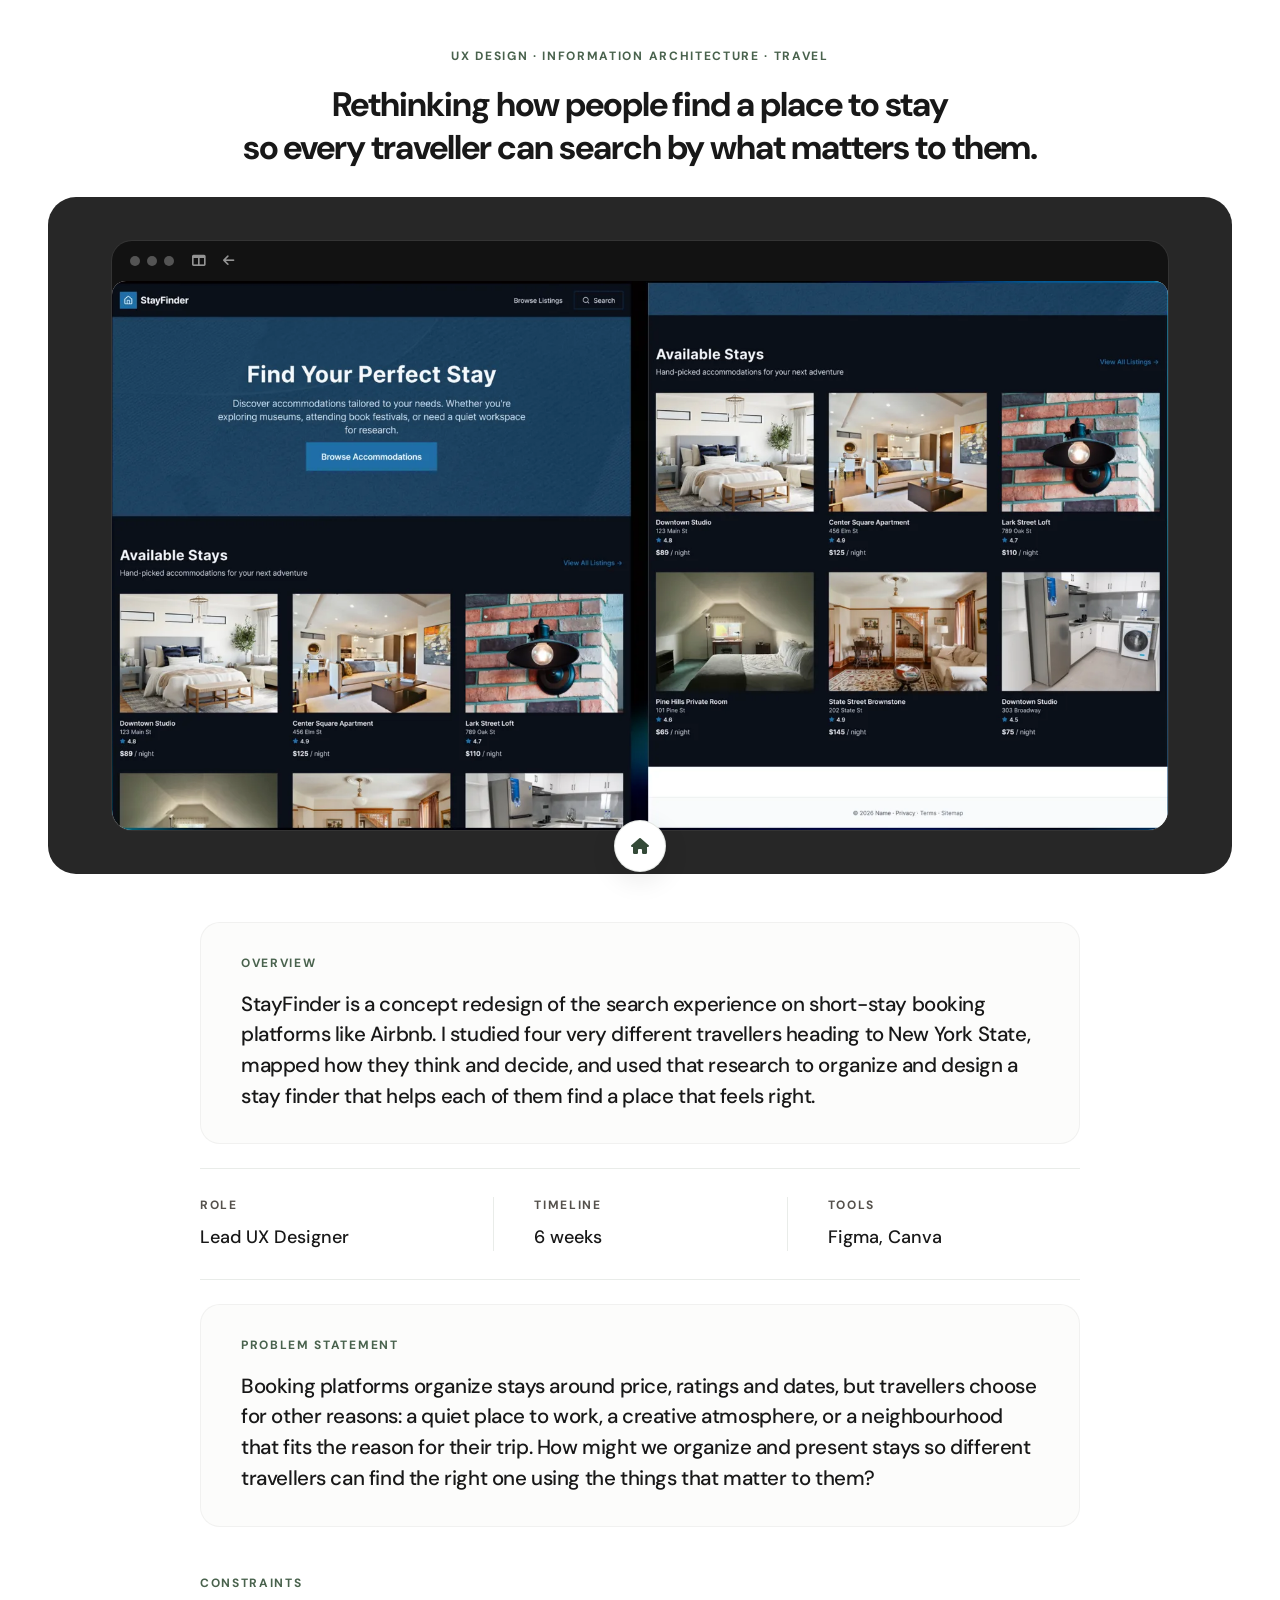
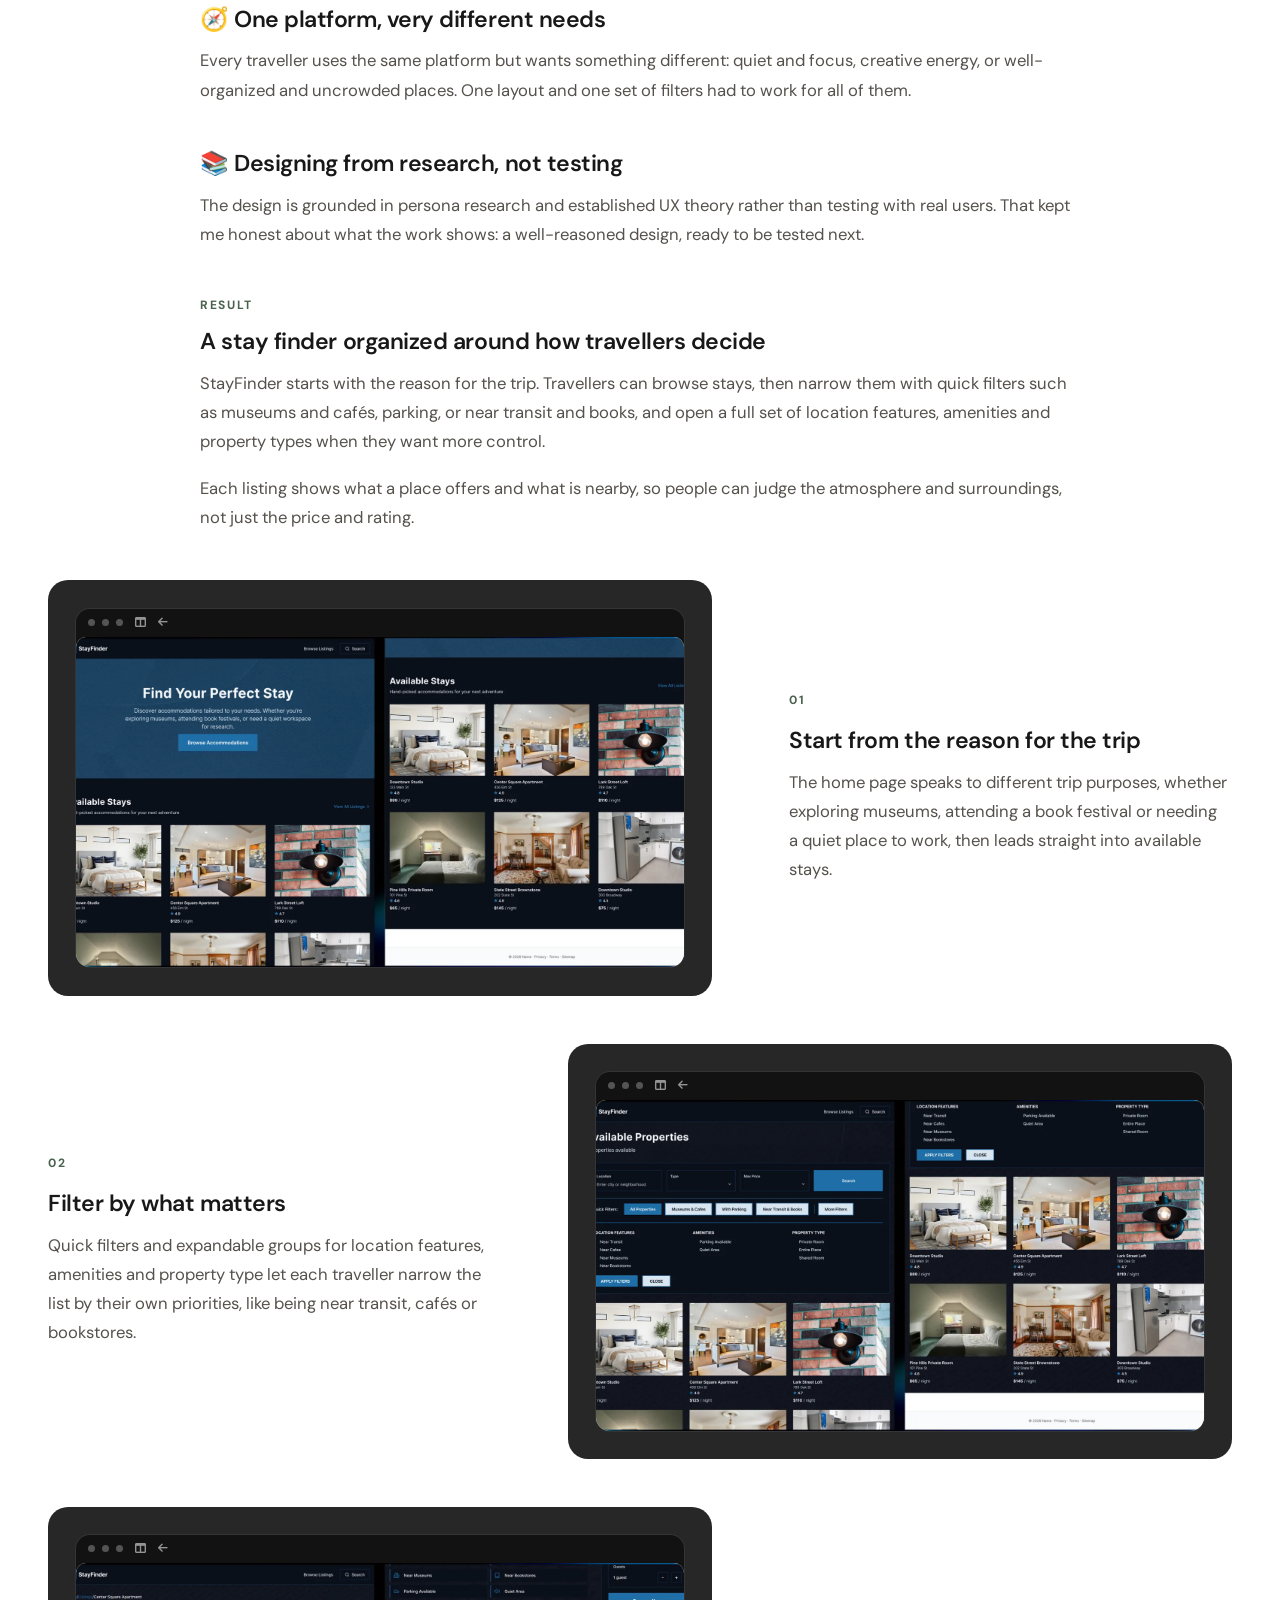
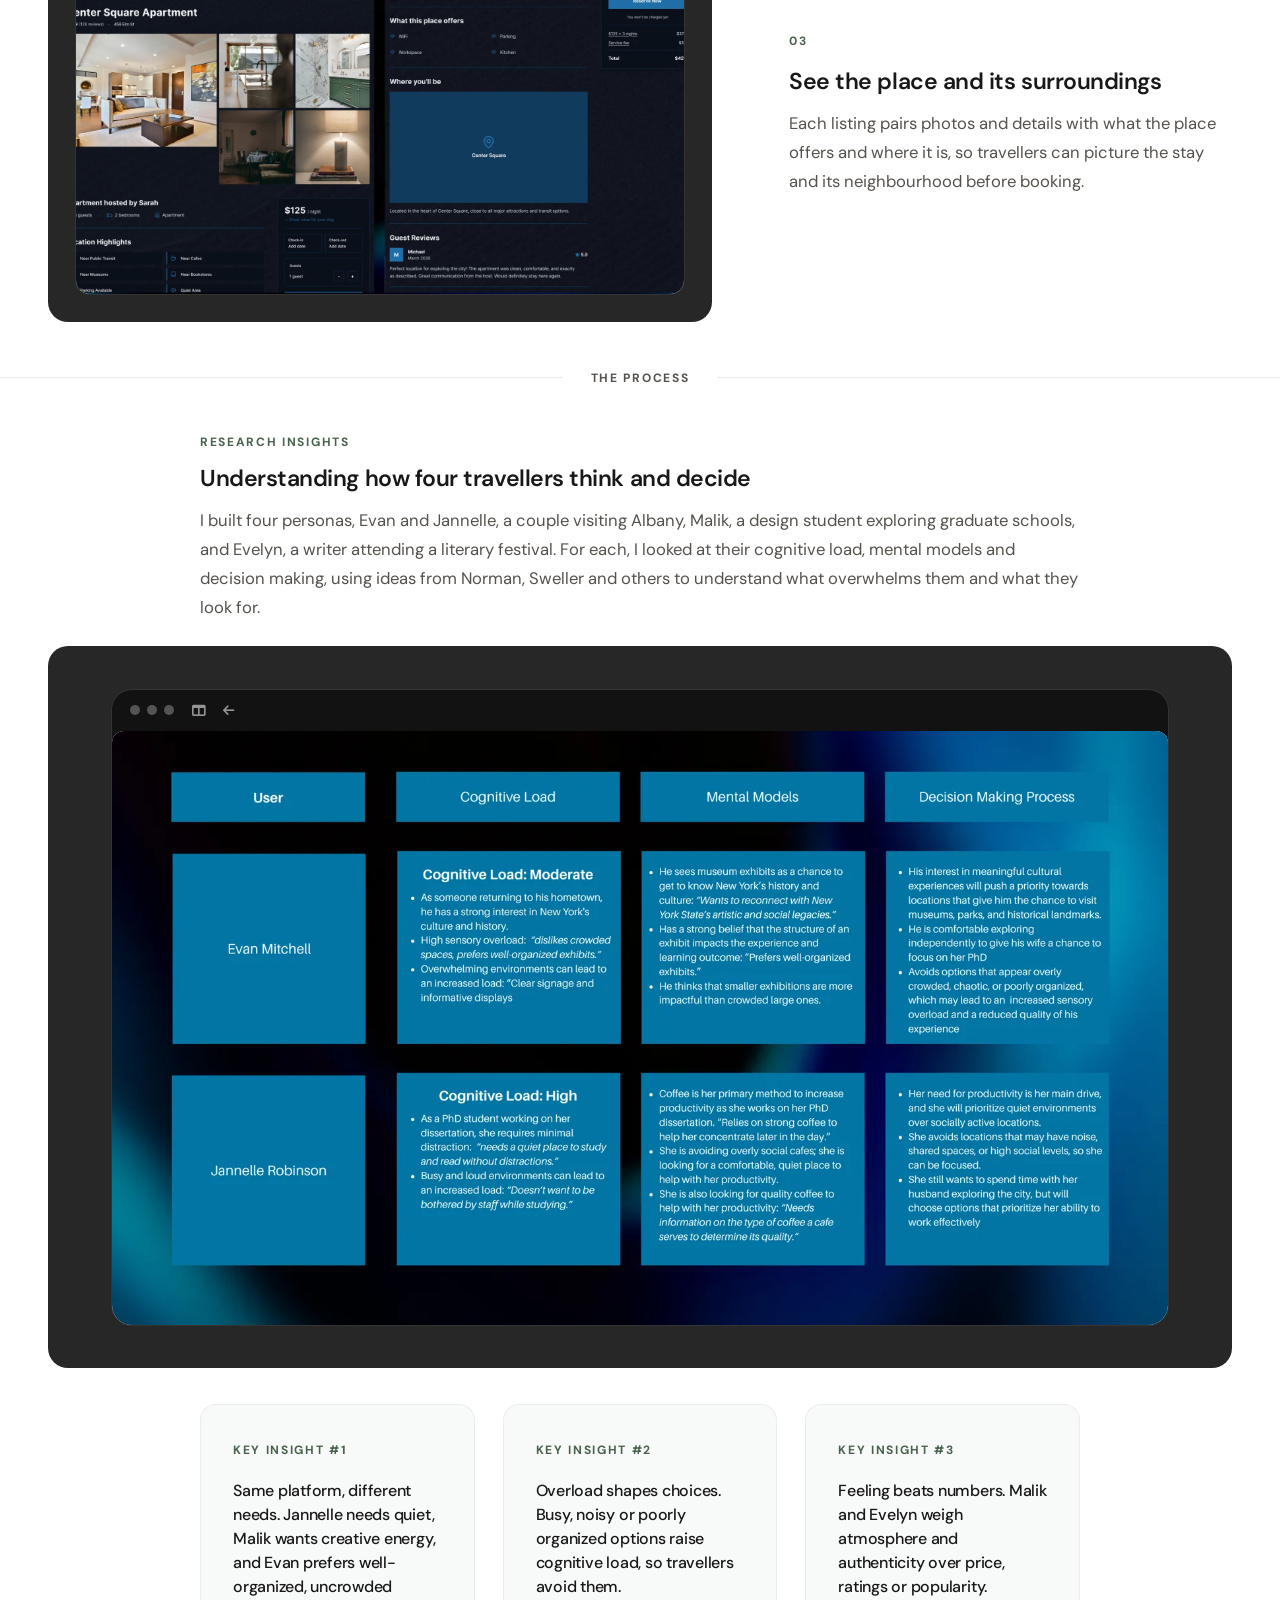
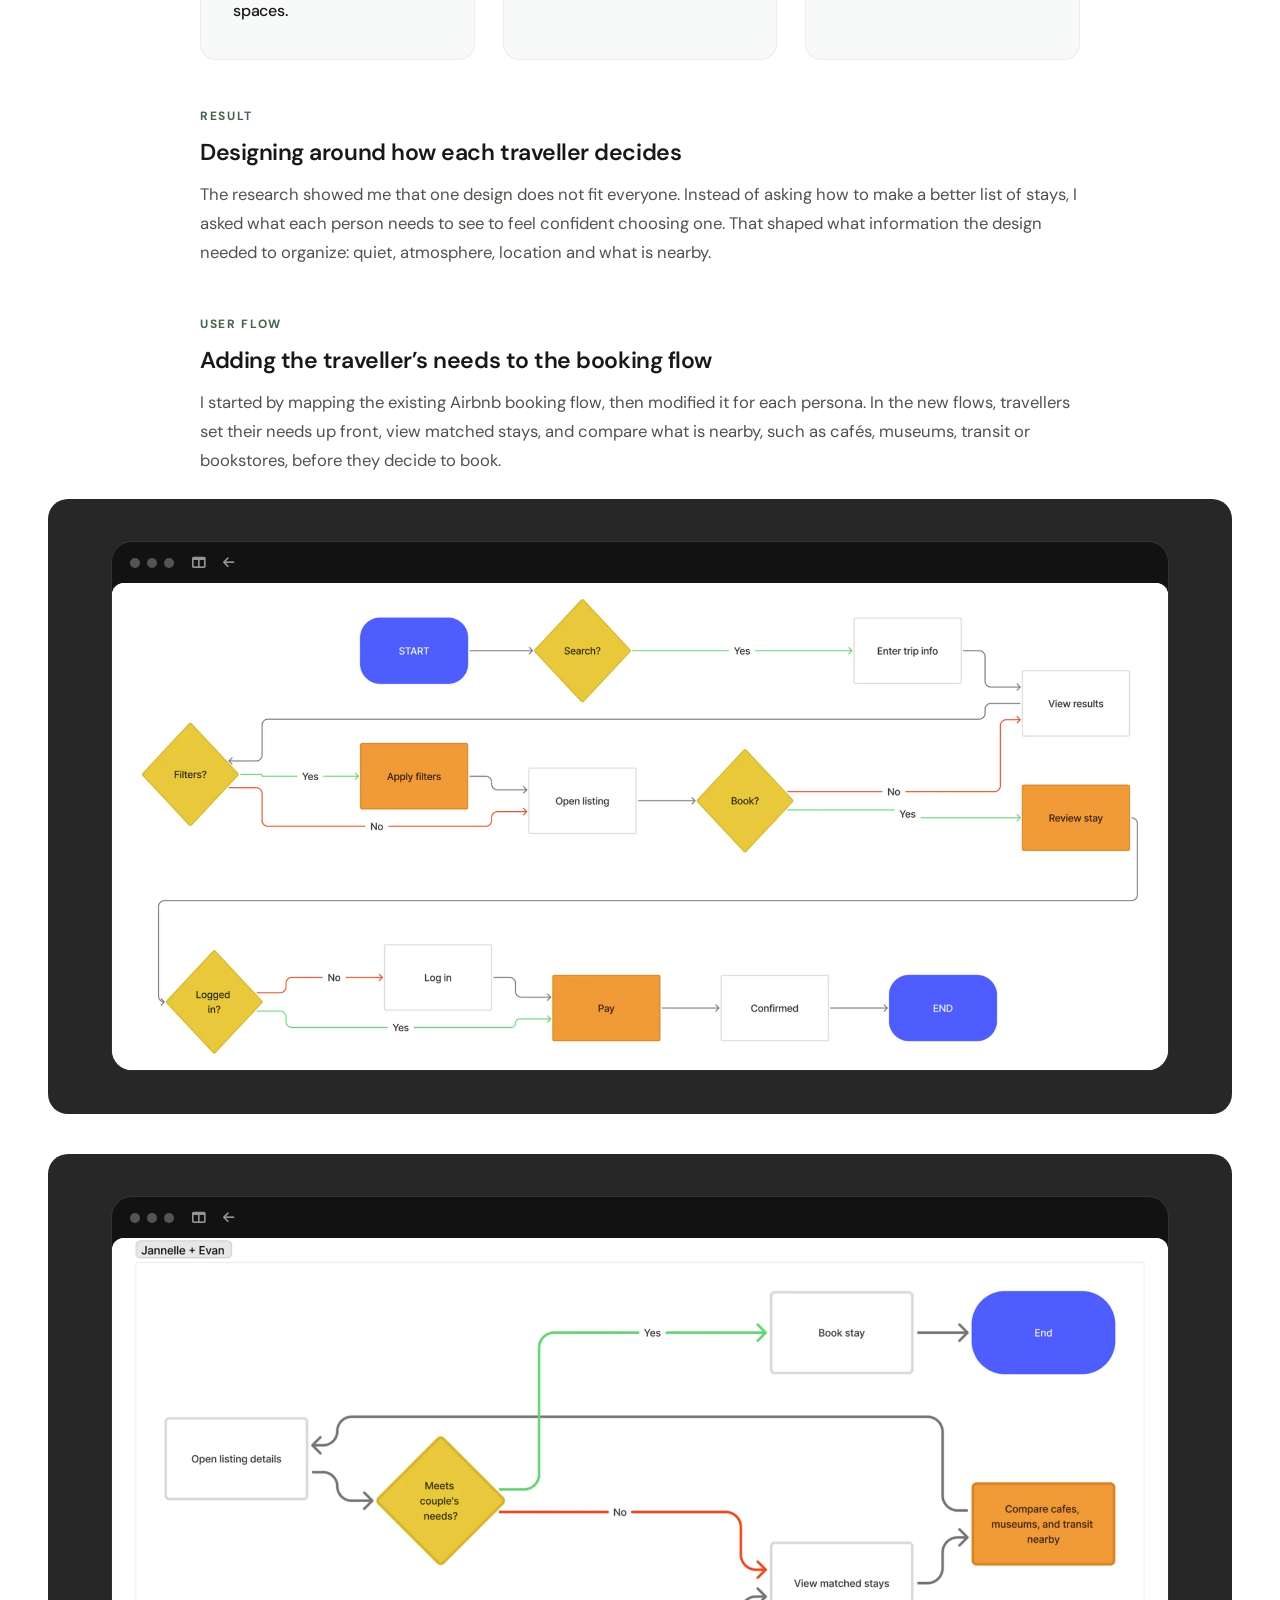
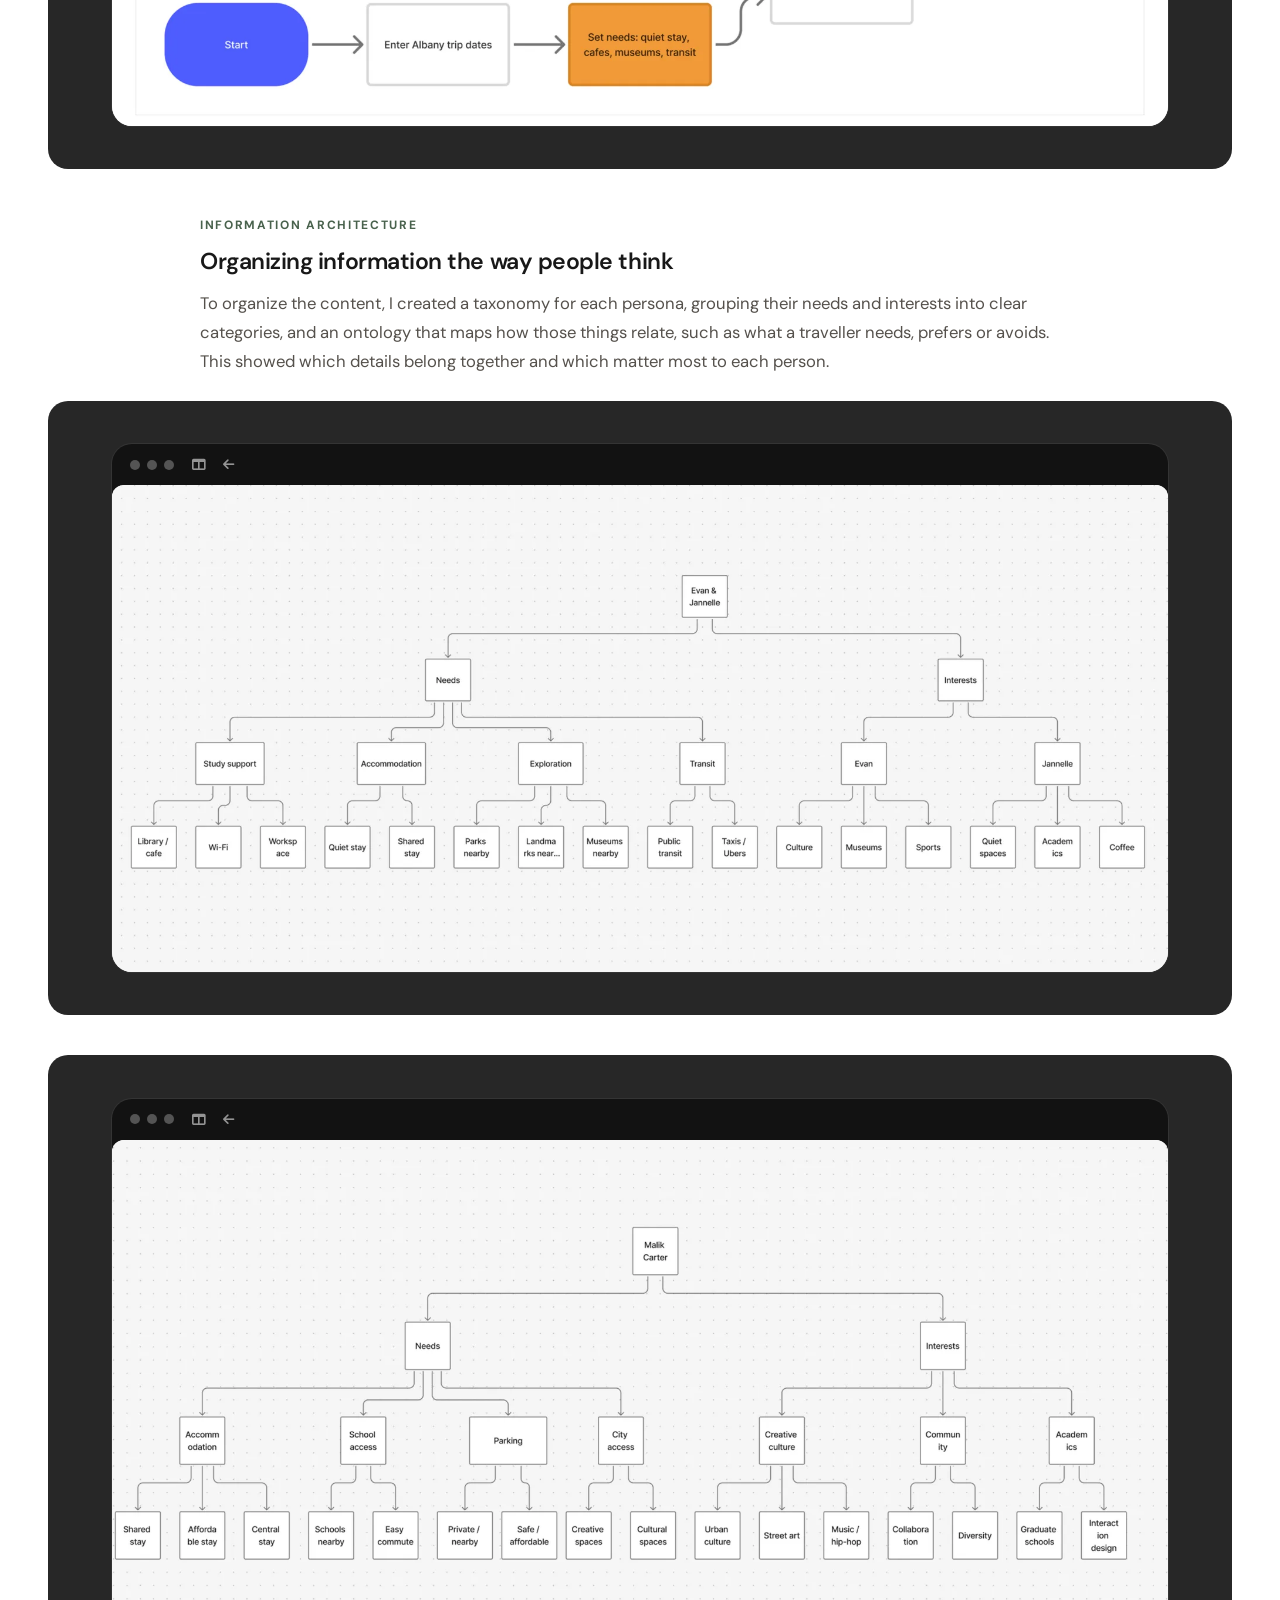
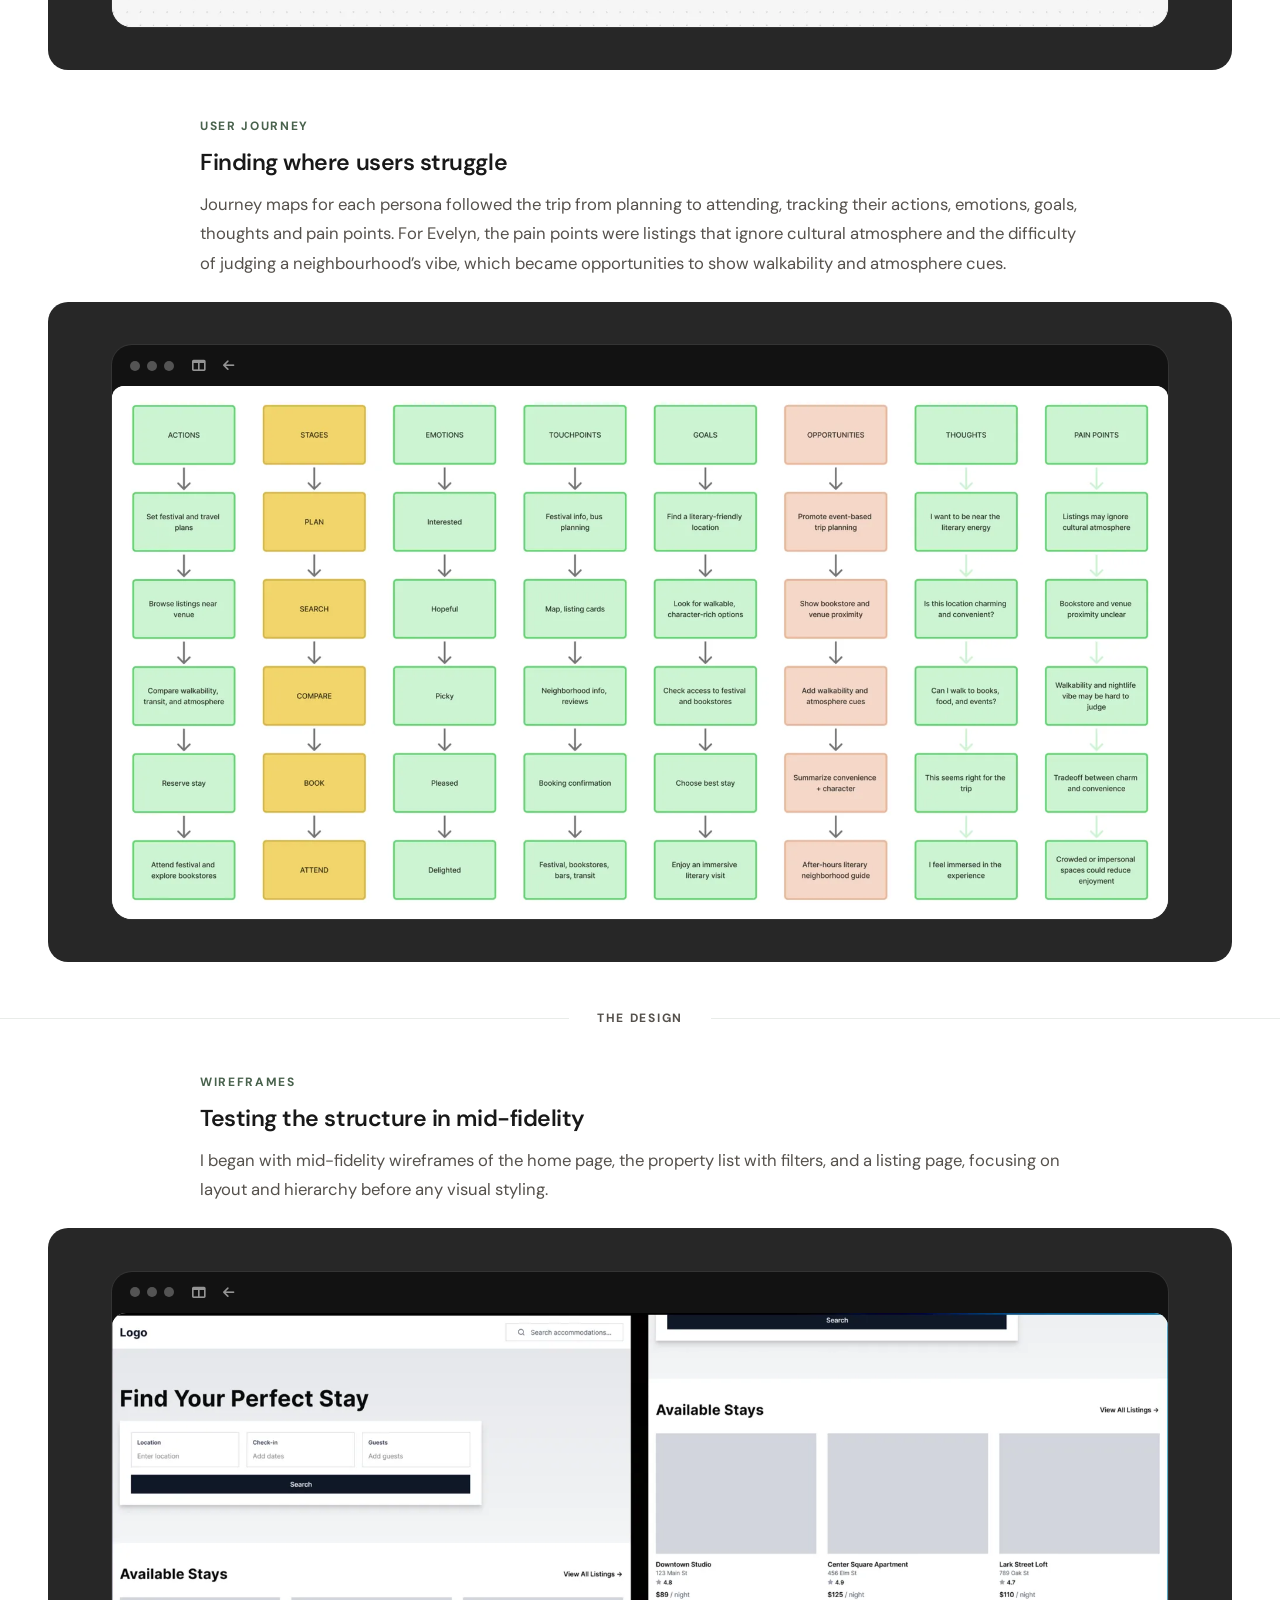
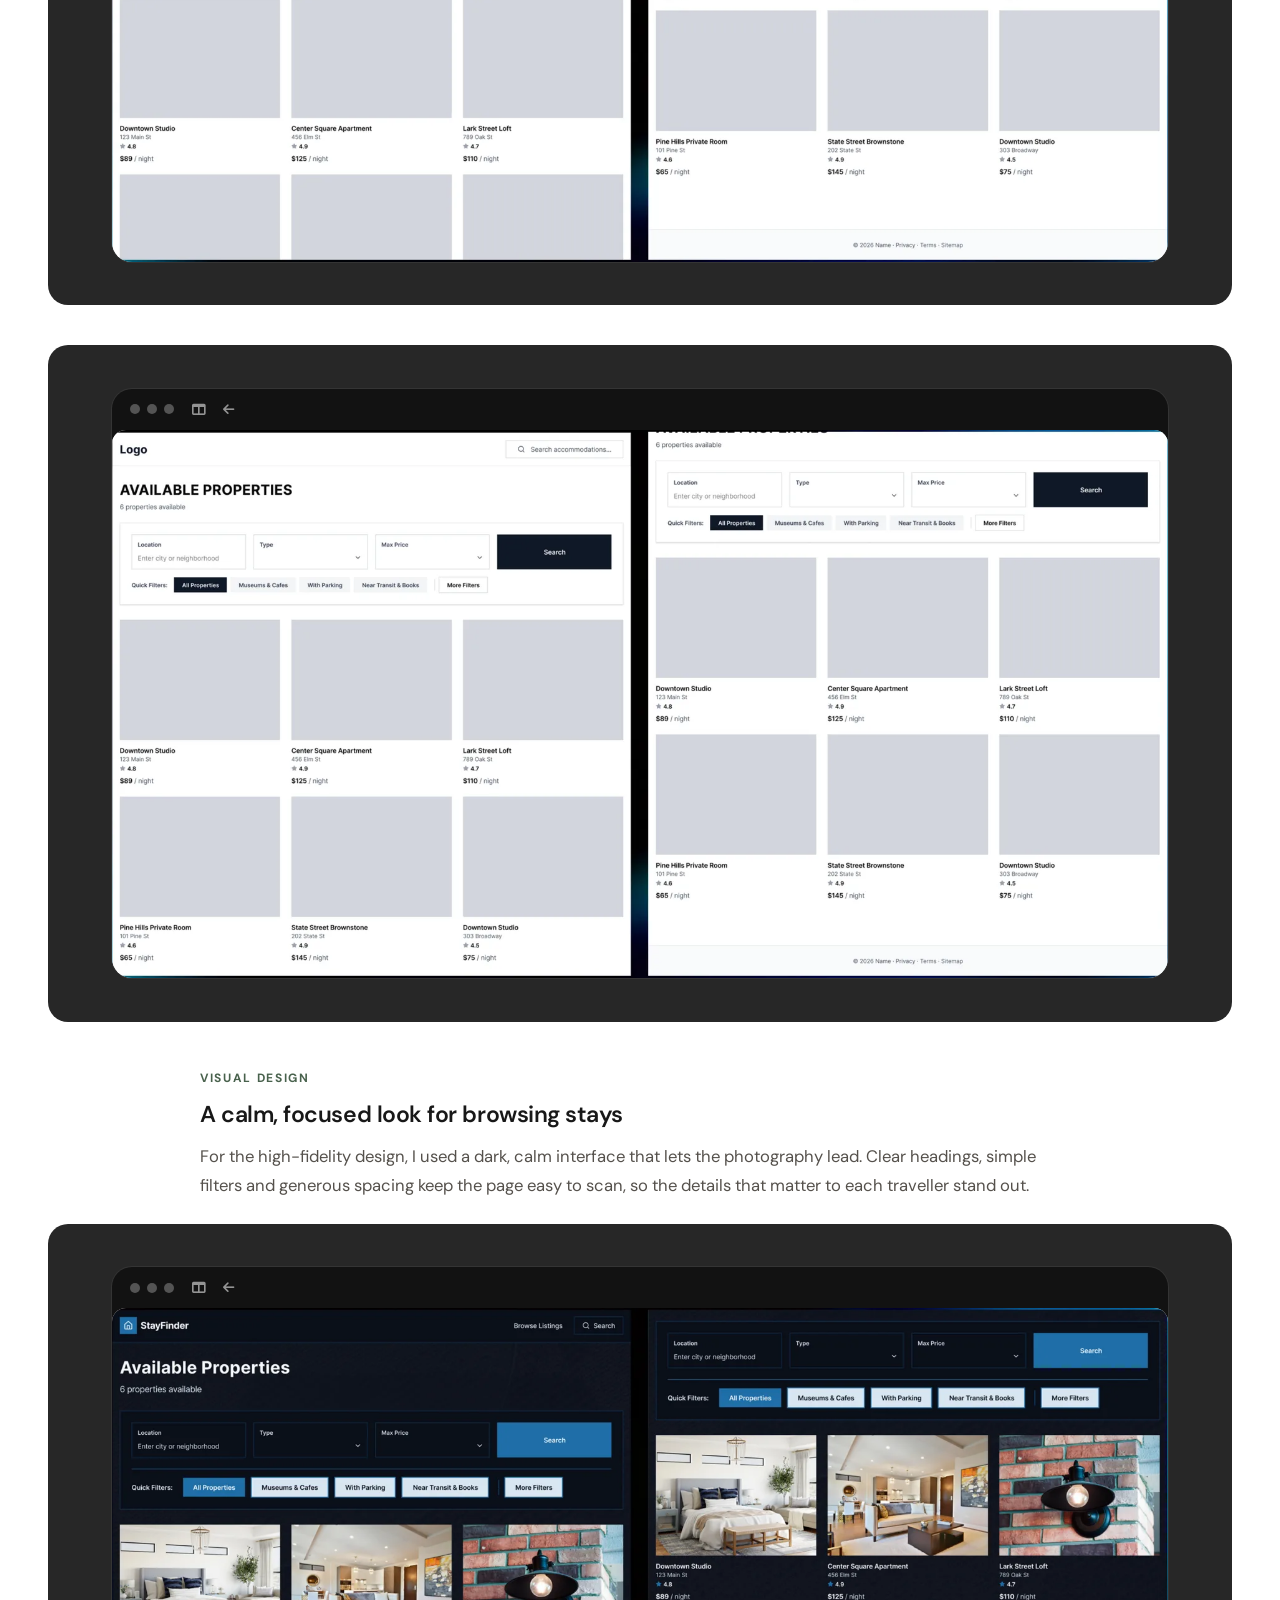
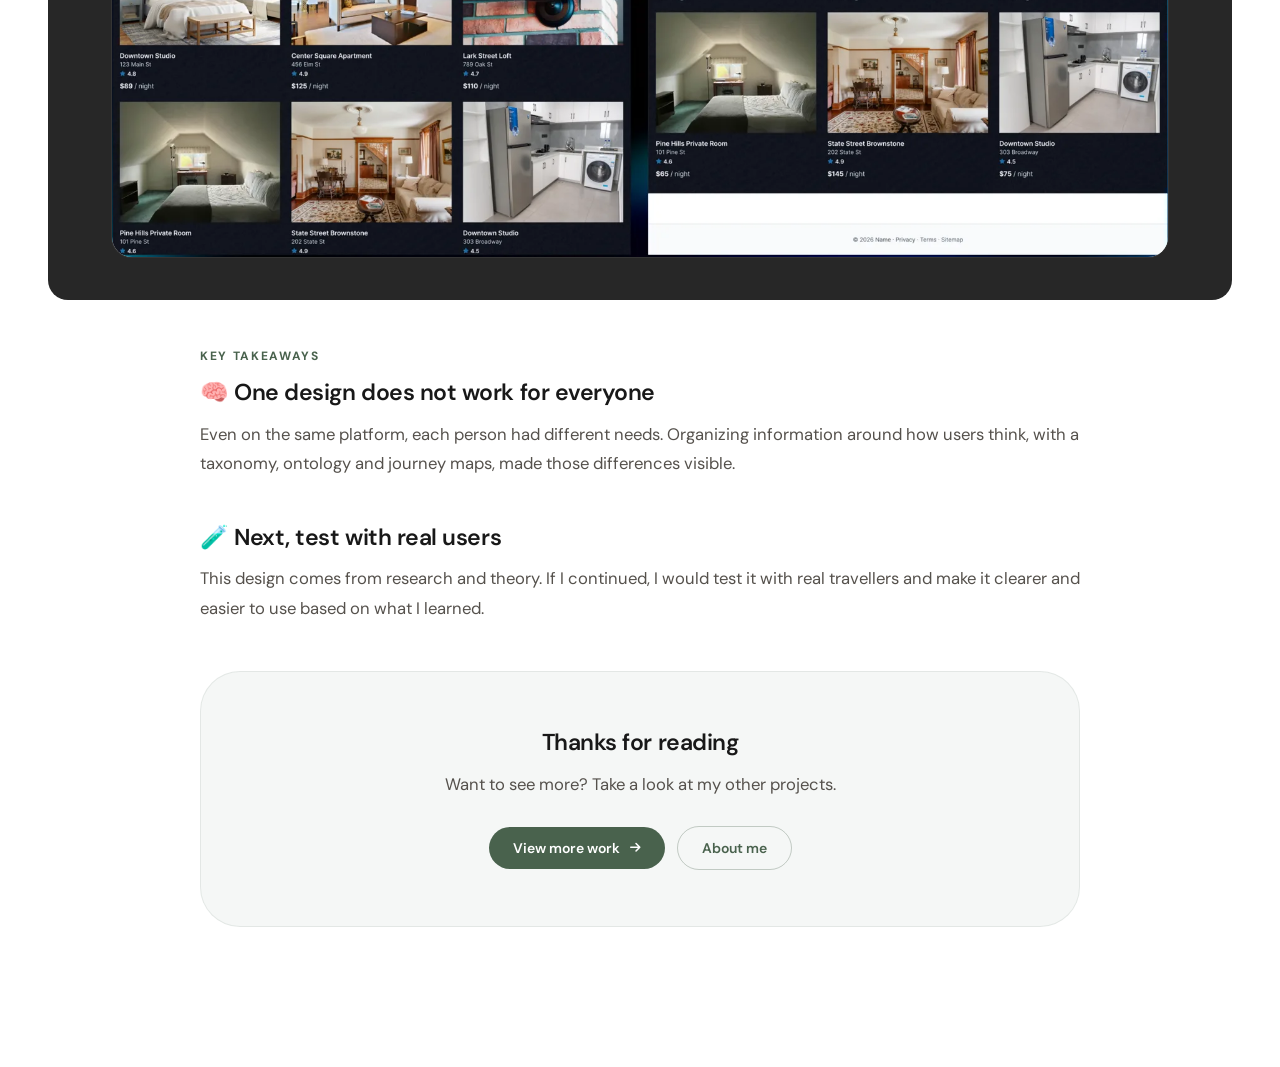
<file: casestudy2.html>
<!DOCTYPE html>
<html lang="en">

<head>

  <meta charset="UTF-8">

  <meta
    name="viewport"
    content="width=device-width, initial-scale=1.0"
  >

  <title>StayFinder Case Study | Ovia Krishnasamy</title>


  <!-- GOOGLE FONT -->

  <link
    rel="preconnect"
    href="https://fonts.googleapis.com"
  >

  <link
    rel="preconnect"
    href="https://fonts.gstatic.com"
    crossorigin
  >

  <link
    href="https://fonts.googleapis.com/css2?family=DM+Sans:wght@400;500;600;700&display=swap"
    rel="stylesheet"
  >


  <!-- FONT AWESOME -->

  <link
    rel="stylesheet"
    href="https://cdnjs.cloudflare.com/ajax/libs/font-awesome/6.7.2/css/all.min.css"
  >


  <!-- CSS -->

  <link
    rel="stylesheet"
    href="./style.css"
  >

</head>


<body class="case-study-page">


  <!-- FLOATING HOME BUTTON -->

  <a
    href="./index.html"
    class="case-home-button"
    aria-label="Back to home"
  >
    <i class="fa-solid fa-house"></i>
  </a>


  <main class="case-study-content">

    <header class="case-hero-new">
      <p class="case-hero-label">UX DESIGN · INFORMATION ARCHITECTURE · TRAVEL</p>
      <h1>
        Rethinking how people find a place to stay
        <br class="hero-break">
        so every traveller can search by what matters to them.
      </h1>
    </header>

    <figure class="cs-image cs-image-main cs-mockup">
          <div class="cs-mockup-window">
            <div class="cs-mockup-bar">
              <span class="cs-mockup-dots"><i></i><i></i><i></i></span>
              <i class="fa-solid fa-table-columns"></i>
              <i class="fa-solid fa-arrow-left"></i>
            </div>
            <div class="cs-mockup-screen">
              <img src="./cs2-hifi-1.webp" alt="StayFinder home page" loading="lazy">
            </div>
          </div>
        </figure>

    <section class="cs-intro">
      <article class="cs-intro-card">
        <span>OVERVIEW</span>
        <p>
          StayFinder is a concept redesign of the search experience on
          short-stay booking platforms like Airbnb. I studied four very
          different travellers heading to New York State, mapped how they
          think and decide, and used that research to organize and design a
          stay finder that helps each of them find a place that feels right.
        </p>
      </article>
    </section>

    <section class="case-snapshot case-snapshot-three case-snapshot-two">
      <div><span>ROLE</span><strong>Lead UX Designer</strong></div>
      <div><span>TIMELINE</span><strong>6 weeks</strong></div>
      <div><span>TOOLS</span><strong>Figma, Canva</strong></div>
    </section>

    <section class="cs-intro">
      <article class="cs-intro-card">
        <span>PROBLEM STATEMENT</span>
        <p>
          Booking platforms organize stays around price, ratings and dates,
          but travellers choose for other reasons: a quiet place to work, a
          creative atmosphere, or a neighbourhood that fits the reason for
          their trip. How might we organize and present stays so different
          travellers can find the right one using the things that matter to
          them?
        </p>
      </article>
    </section>

    <section class="cs-process">

      <div class="cs-process-block">
        <span class="cs-label">CONSTRAINTS</span>
        <div class="cs-stack">
          
          <div class="cs-take">
            <h3>🧭 One platform, very different needs</h3>
            <p class="cs-body">
              Every traveller uses the same platform but wants something different: quiet and focus, creative energy, or well-organized and uncrowded places. One layout and one set of filters had to work for all of them.
            </p>
          </div>

          
          <div class="cs-take">
            <h3>📚 Designing from research, not testing</h3>
            <p class="cs-body">
              The design is grounded in persona research and established UX theory rather than testing with real users. That kept me honest about what the work shows: a well-reasoned design, ready to be tested next.
            </p>
          </div>

        </div>
      </div>

      <div class="cs-process-block">
        <span class="cs-label">RESULT</span>
        <h2>A stay finder organized around how travellers decide</h2>
        <p class="cs-body">
          StayFinder starts with the reason for the trip. Travellers can
          browse stays, then narrow them with quick filters such as museums
          and cafés, parking, or near transit and books, and open a full set
          of location features, amenities and property types when they want
          more control.
        </p>
        <p class="cs-body">
          Each listing shows what a place offers and what is nearby, so
          people can judge the atmosphere and surroundings, not just the
          price and rating.
        </p>
      </div>

    </section>

    <section class="cs-features">
      
      <article class="cs-feature">
        <figure class="cs-image cs-feature-image cs-mockup cs-mockup-sm">
          <div class="cs-mockup-window">
            <div class="cs-mockup-bar">
              <span class="cs-mockup-dots"><i></i><i></i><i></i></span>
              <i class="fa-solid fa-table-columns"></i>
              <i class="fa-solid fa-arrow-left"></i>
            </div>
            <div class="cs-mockup-screen">
              <img src="./cs2-hifi-1.webp" alt="StayFinder home page" loading="lazy">
            </div>
          </div>
        </figure>
        <div class="cs-feature-text">
          <span class="cs-feature-number">01</span>
          <h2>Start from the reason for the trip</h2>
          <p>The home page speaks to different trip purposes, whether exploring museums, attending a book festival or needing a quiet place to work, then leads straight into available stays.</p>
        </div>
      </article>

      
      <article class="cs-feature cs-feature-reverse">
        <figure class="cs-image cs-feature-image cs-mockup cs-mockup-sm">
          <div class="cs-mockup-window">
            <div class="cs-mockup-bar">
              <span class="cs-mockup-dots"><i></i><i></i><i></i></span>
              <i class="fa-solid fa-table-columns"></i>
              <i class="fa-solid fa-arrow-left"></i>
            </div>
            <div class="cs-mockup-screen">
              <img src="./cs2-hifi-3.webp" alt="StayFinder filters" loading="lazy">
            </div>
          </div>
        </figure>
        <div class="cs-feature-text">
          <span class="cs-feature-number">02</span>
          <h2>Filter by what matters</h2>
          <p>Quick filters and expandable groups for location features, amenities and property type let each traveller narrow the list by their own priorities, like being near transit, cafés or bookstores.</p>
        </div>
      </article>

      
      <article class="cs-feature">
        <figure class="cs-image cs-feature-image cs-mockup cs-mockup-sm">
          <div class="cs-mockup-window">
            <div class="cs-mockup-bar">
              <span class="cs-mockup-dots"><i></i><i></i><i></i></span>
              <i class="fa-solid fa-table-columns"></i>
              <i class="fa-solid fa-arrow-left"></i>
            </div>
            <div class="cs-mockup-screen">
              <img src="./cs2-hifi-4.webp" alt="StayFinder listing details" loading="lazy">
            </div>
          </div>
        </figure>
        <div class="cs-feature-text">
          <span class="cs-feature-number">03</span>
          <h2>See the place and its surroundings</h2>
          <p>Each listing pairs photos and details with what the place offers and where it is, so travellers can picture the stay and its neighbourhood before booking.</p>
        </div>
      </article>

    </section>

    <div class="cs-divider"><span>THE PROCESS</span></div>

    <section class="cs-process">

      <div class="cs-process-block cs-process-block-wide">
        <span class="cs-label">RESEARCH INSIGHTS</span>
        <h2>Understanding how four travellers think and decide</h2>
        <p class="cs-body">
          I built four personas, Evan and Jannelle, a couple visiting
          Albany, Malik, a design student exploring graduate schools, and
          Evelyn, a writer attending a literary festival. For each, I
          looked at their cognitive load, mental models and decision
          making, using ideas from Norman, Sweller and others to understand
          what overwhelms them and what they look for.
        </p>
        <figure class="cs-image cs-image-wide cs-image-large cs-mockup cs-mockup-diagram">
          <div class="cs-mockup-window">
            <div class="cs-mockup-bar">
              <span class="cs-mockup-dots"><i></i><i></i><i></i></span>
              <i class="fa-solid fa-table-columns"></i>
              <i class="fa-solid fa-arrow-left"></i>
            </div>
            <div class="cs-mockup-screen">
              <img src="./cs2-research-personas.webp" alt="Persona research: cognitive load, mental models and decision making" loading="lazy">
            </div>
          </div>
        </figure>
        <div class="cs-insights">
          <div class="cs-insight">
            <span class="cs-insight-label">KEY INSIGHT #1</span>
            Same platform, different needs. Jannelle needs quiet, Malik wants creative energy, and Evan prefers well-organized, uncrowded spaces.
          </div>

          <div class="cs-insight">
            <span class="cs-insight-label">KEY INSIGHT #2</span>
            Overload shapes choices. Busy, noisy or poorly organized options raise cognitive load, so travellers avoid them.
          </div>

          <div class="cs-insight">
            <span class="cs-insight-label">KEY INSIGHT #3</span>
            Feeling beats numbers. Malik and Evelyn weigh atmosphere and authenticity over price, ratings or popularity.
          </div>
</div>
      </div>

      <div class="cs-process-block">
        <span class="cs-label">RESULT</span>
        <h2>Designing around how each traveller decides</h2>
        <p class="cs-body">
          The research showed me that one design does not fit everyone.
          Instead of asking how to make a better list of stays, I asked what
          each person needs to see to feel confident choosing one. That
          shaped what information the design needed to organize: quiet,
          atmosphere, location and what is nearby.
        </p>
      </div>

      <div class="cs-process-block cs-process-block-wide">
        <span class="cs-label">USER FLOW</span>
        <h2>Adding the traveller’s needs to the booking flow</h2>
        <p class="cs-body">
          I started by mapping the existing Airbnb booking flow, then
          modified it for each persona. In the new flows, travellers set
          their needs up front, view matched stays, and compare what is
          nearby, such as cafés, museums, transit or bookstores, before they
          decide to book.
        </p>
        <figure class="cs-image cs-image-wide cs-image-large cs-mockup cs-mockup-diagram">
          <div class="cs-mockup-window">
            <div class="cs-mockup-bar">
              <span class="cs-mockup-dots"><i></i><i></i><i></i></span>
              <i class="fa-solid fa-table-columns"></i>
              <i class="fa-solid fa-arrow-left"></i>
            </div>
            <div class="cs-mockup-screen">
              <img src="./cs2-flow-existing.webp" alt="The existing Airbnb user flow" loading="lazy">
            </div>
          </div>
        </figure>
        <figure class="cs-image cs-image-wide cs-image-large cs-mockup cs-mockup-diagram">
          <div class="cs-mockup-window">
            <div class="cs-mockup-bar">
              <span class="cs-mockup-dots"><i></i><i></i><i></i></span>
              <i class="fa-solid fa-table-columns"></i>
              <i class="fa-solid fa-arrow-left"></i>
            </div>
            <div class="cs-mockup-screen">
              <img src="./cs2-flow-evan.webp" alt="Modified user flow for Evan and Jannelle" loading="lazy">
            </div>
          </div>
        </figure>
      </div>

      <div class="cs-process-block cs-process-block-wide">
        <span class="cs-label">INFORMATION ARCHITECTURE</span>
        <h2>Organizing information the way people think</h2>
        <p class="cs-body">
          To organize the content, I created a taxonomy for each persona,
          grouping their needs and interests into clear categories, and an
          ontology that maps how those things relate, such as what a
          traveller needs, prefers or avoids. This showed which details
          belong together and which matter most to each person.
        </p>
        <figure class="cs-image cs-image-wide cs-image-large cs-mockup cs-mockup-diagram">
          <div class="cs-mockup-window">
            <div class="cs-mockup-bar">
              <span class="cs-mockup-dots"><i></i><i></i><i></i></span>
              <i class="fa-solid fa-table-columns"></i>
              <i class="fa-solid fa-arrow-left"></i>
            </div>
            <div class="cs-mockup-screen">
              <img src="./cs2-taxonomy-evan.webp" alt="Taxonomy for Evan and Jannelle" loading="lazy">
            </div>
          </div>
        </figure>
        <figure class="cs-image cs-image-wide cs-image-large cs-mockup cs-mockup-diagram">
          <div class="cs-mockup-window">
            <div class="cs-mockup-bar">
              <span class="cs-mockup-dots"><i></i><i></i><i></i></span>
              <i class="fa-solid fa-table-columns"></i>
              <i class="fa-solid fa-arrow-left"></i>
            </div>
            <div class="cs-mockup-screen">
              <img src="./cs2-taxonomy-malik.webp" alt="Taxonomy for Malik" loading="lazy">
            </div>
          </div>
        </figure>
      </div>

      <div class="cs-process-block cs-process-block-wide">
        <span class="cs-label">USER JOURNEY</span>
        <h2>Finding where users struggle</h2>
        <p class="cs-body">
          Journey maps for each persona followed the trip from planning to
          attending, tracking their actions, emotions, goals, thoughts and
          pain points. For Evelyn, the pain points were listings that
          ignore cultural atmosphere and the difficulty of judging a
          neighbourhood’s vibe, which became opportunities to show
          walkability and atmosphere cues.
        </p>
        <figure class="cs-image cs-image-wide cs-image-large cs-mockup cs-mockup-diagram">
          <div class="cs-mockup-window">
            <div class="cs-mockup-bar">
              <span class="cs-mockup-dots"><i></i><i></i><i></i></span>
              <i class="fa-solid fa-table-columns"></i>
              <i class="fa-solid fa-arrow-left"></i>
            </div>
            <div class="cs-mockup-screen">
              <img src="./cs2-journey-evelyn.webp" alt="User journey map for Evelyn" loading="lazy">
            </div>
          </div>
        </figure>
      </div>

    </section>

    <div class="cs-divider"><span>THE DESIGN</span></div>

    <section class="cs-process">

      <div class="cs-process-block cs-process-block-wide">
        <span class="cs-label">WIREFRAMES</span>
        <h2>Testing the structure in mid-fidelity</h2>
        <p class="cs-body">
          I began with mid-fidelity wireframes of the home page, the
          property list with filters, and a listing page, focusing on layout
          and hierarchy before any visual styling.
        </p>
        <figure class="cs-image cs-image-wide cs-image-large cs-mockup">
          <div class="cs-mockup-window">
            <div class="cs-mockup-bar">
              <span class="cs-mockup-dots"><i></i><i></i><i></i></span>
              <i class="fa-solid fa-table-columns"></i>
              <i class="fa-solid fa-arrow-left"></i>
            </div>
            <div class="cs-mockup-screen">
              <img src="./cs2-midfi-1.webp" alt="Mid-fidelity wireframes: home page and listings" loading="lazy">
            </div>
          </div>
        </figure>
        <figure class="cs-image cs-image-wide cs-image-large cs-mockup">
          <div class="cs-mockup-window">
            <div class="cs-mockup-bar">
              <span class="cs-mockup-dots"><i></i><i></i><i></i></span>
              <i class="fa-solid fa-table-columns"></i>
              <i class="fa-solid fa-arrow-left"></i>
            </div>
            <div class="cs-mockup-screen">
              <img src="./cs2-midfi-2.webp" alt="Mid-fidelity wireframes: filters and listing page" loading="lazy">
            </div>
          </div>
        </figure>
      </div>

      <div class="cs-process-block cs-process-block-wide">
        <span class="cs-label">VISUAL DESIGN</span>
        <h2>A calm, focused look for browsing stays</h2>
        <p class="cs-body">
          For the high-fidelity design, I used a dark, calm interface that
          lets the photography lead. Clear headings, simple filters and
          generous spacing keep the page easy to scan, so the details that
          matter to each traveller stand out.
        </p>
        <figure class="cs-image cs-image-wide cs-image-large cs-mockup">
          <div class="cs-mockup-window">
            <div class="cs-mockup-bar">
              <span class="cs-mockup-dots"><i></i><i></i><i></i></span>
              <i class="fa-solid fa-table-columns"></i>
              <i class="fa-solid fa-arrow-left"></i>
            </div>
            <div class="cs-mockup-screen">
              <img src="./cs2-hifi-2.webp" alt="High-fidelity design of the stay listings" loading="lazy">
            </div>
          </div>
        </figure>
      </div>

      <div class="cs-process-block">
        <span class="cs-label">KEY TAKEAWAYS</span>
        <div class="cs-stack">
          
          <div class="cs-take">
            <h3>🧠 One design does not work for everyone</h3>
            <p class="cs-body">
              Even on the same platform, each person had different needs. Organizing information around how users think, with a taxonomy, ontology and journey maps, made those differences visible.
            </p>
          </div>

          
          <div class="cs-take">
            <h3>🧪 Next, test with real users</h3>
            <p class="cs-body">
              This design comes from research and theory. If I continued, I would test it with real travellers and make it clearer and easier to use based on what I learned.
            </p>
          </div>

        </div>
      </div>

    </section>

    <section class="cs-end">
      <h2>Thanks for reading</h2>
      <p>Want to see more? Take a look at my other projects.</p>
      <div class="cs-end-actions">
        <a class="cs-live-button" href="./index.html">
          View more work
          <i class="fa-solid fa-arrow-right"></i>
        </a>
        <a class="cs-end-link" href="./about.html">About me</a>
      </div>
    </section>

  </main>

  <script src="./script.js"></script>

</body>
</html>
</file>
<file: style.css>
/* ========================================
   VARIABLES
======================================== */

:root {
  --background: #F7F2EA;
  --surface: #FFFDFC;

  --text: #181818;
  --gray: #716D68;

  --sage: #A9BFA8;
  --sage-soft: #DDE8DC;

  --green: #49624D;
  --green-dark: #344A38;

  --coral: #EF8A70;
  --peach: #F8DED3;
  --blue: #AFCBE3;

  --border: #E7DED5;

  --sidebar-width: 350px;
  --sidebar-left: 20px;
  --sidebar-gap: 24px;
}


/* ========================================
   RESET
======================================== */

* {
  box-sizing: border-box;
}


html {
  scroll-behavior: smooth;
}


body {
  margin: 0;

  background: var(--background);

  color: var(--text);

  font-family:
    "DM Sans",
    Arial,
    sans-serif;
}


a {
  color: inherit;
  text-decoration: none;
}


img {
  display: block;
  width: 100%;
}


button,
input {
  font-family:
    "DM Sans",
    Arial,
    sans-serif;
}


/* ========================================
   REMOVE ORANGE FOCUS
======================================== */

a:focus,
a:focus-visible,
button:focus,
button:focus-visible,
input:focus,
input:focus-visible {
  outline: none;
}


/* ========================================
   SIDEBAR
======================================== */

.sidebar {
  position: fixed;

  top: 24px;
  bottom: 24px;
  left: var(--sidebar-left);

  width: var(--sidebar-width);

  padding:
    28px
    24px;

  background: var(--surface);

  border-radius: 22px;

  box-shadow:
    0 10px 30px
    rgba(73, 98, 77, 0.06);

  z-index: 100;
}


.sidebar-menu {
  height: 100%;

  display: flex;
  flex-direction: column;

  justify-content: space-between;
}


.mobile-nav-header {
  display: none;
}


/* ========================================
   PROFILE
======================================== */

.profile {
  width: 100%;
}


.profile-text {
  width: 100%;
}


.profile-blurb {
  width: 100%;

  margin: 0;

  padding: 20px;

  background:
    linear-gradient(
      135deg,
      #F4F7F1,
      #E5EEE2
    );

  border:
    1px solid
    #D7E3D4;

  border-radius: 16px;

  box-shadow:
    0 7px 20px
    rgba(73, 98, 77, 0.06);

  color: var(--gray);

  font-size: 14px;
  line-height: 1.65;
}


.profile-blurb strong {
  color: var(--green-dark);

  font-size: 17px;
  font-weight: 700;

  letter-spacing: -0.02em;
}


/* ========================================
   NAVIGATION
======================================== */

.main-nav {
  margin-top: 30px;

  display: flex;
  flex-direction: column;

  gap: 10px;
}


.nav-link {
  min-height: 54px;

  padding:
    0
    14px;

  border-radius: 12px;

  display: grid;

  grid-template-columns:
    36px
    1fr
    15px;

  align-items: center;

  gap: 10px;

  color: var(--gray);

  font-size: 16px;
  font-weight: 400;

  transition:
    background 0.2s ease,
    color 0.2s ease;
}


.nav-link:hover {
  background: #F2F5EE;

  color: var(--green-dark);
}


.nav-link.active {
  background:
    linear-gradient(
      135deg,
      #EEF3E8,
      var(--sage-soft)
    );

  color: var(--green-dark);

  font-weight: 600;
}


/* ========================================
   NAV ICONS
======================================== */

.icon {
  width: 30px;
  height: 30px;

  display: flex;

  align-items: center;
  justify-content: center;

  border-radius: 8px;

  color: var(--green);

  font-size: 14px;

  transition:
    background 0.2s ease,
    color 0.2s ease,
    transform 0.2s ease;
}


.icon i {
  font-size: 14px;

  line-height: 1;
}


.nav-link:hover .icon {
  background: var(--sage-soft);

  transform:
    translateY(-1px);
}


.nav-link.active .icon {
  background: var(--green);

  color: #FFFFFF;
}


.active-dot {
  color: var(--green);

  font-size: 20px;

  text-align: right;
}


/* ========================================
   SOCIALS
======================================== */

.socials {
  padding-top: 30px;

  border-top:
    1px solid
    var(--border);

  display: flex;
  flex-direction: column;

  gap: 10px;
}


.socials a {
  min-height: 54px;

  padding:
    0
    14px;

  border-radius: 12px;

  display: grid;

  grid-template-columns:
    36px
    1fr;

  align-items: center;

  gap: 10px;

  color: var(--gray);

  font-size: 16px;
  font-weight: 400;

  transition:
    background 0.2s ease,
    color 0.2s ease;
}


.socials a:hover {
  background: #F2F5EE;

  color: var(--green-dark);
}


.social-icon {
  width: 30px;
  height: 30px;

  border-radius: 8px;

  display: flex;

  align-items: center;
  justify-content: center;

  color: var(--green);

  font-size: 14px;

  transition:
    background 0.2s ease,
    color 0.2s ease,
    transform 0.2s ease;
}


.social-icon i {
  font-size: 14px;

  line-height: 1;
}


.socials a:hover .social-icon {
  background: var(--green);

  color: #FFFFFF;

  transform:
    translateY(-1px);
}


/* ========================================
   CONTENT
======================================== */

.content {
  margin-left:
    calc(
      var(--sidebar-left)
      +
      var(--sidebar-width)
      +
      var(--sidebar-gap)
    );

  width:
    calc(
      100vw
      -
      var(--sidebar-left)
      -
      var(--sidebar-width)
      -
      var(--sidebar-gap)
      -
      50px
    );

  padding:
    24px
    0
    60px;
}


/* ========================================
   HOME
======================================== */

.home-page {
  min-height: 100vh;
}


.project-list {
  width: 100%;

  padding: 22px;

  background: var(--surface);

  border-radius: 20px;

  display: flex;
  flex-direction: column;

  gap: 28px;
}


.project-card {
  display: block;

  width: 100%;
}


.project-image {
  width: 100%;

  aspect-ratio:
    1.75 / 1;

  position: relative;

  overflow: hidden;

  border-radius: 12px;

  background: var(--sage-soft);
}


.project-image img {
  width: 100%;
  height: 100%;

  object-fit: cover;

  transition:
    transform 0.45s ease;
}


.project-card:hover
.project-image img {
  transform:
    scale(1.025);
}


.project-arrow {
  position: absolute;

  right: 22px;
  bottom: 22px;

  width: 52px;
  height: 52px;

  border-radius: 50%;

  background: var(--surface);

  color: var(--green-dark);

  display: flex;

  align-items: center;
  justify-content: center;

  font-size: 18px;

  opacity: 0;

  transform:
    translateY(8px);

  box-shadow:
    0 5px 18px
    rgba(0, 0, 0, 0.08);

  transition:
    opacity 0.2s ease,
    transform 0.2s ease,
    background 0.2s ease,
    color 0.2s ease;
}


.project-card:hover
.project-arrow {
  opacity: 1;

  transform:
    translateY(0);

  background: var(--green);

  color: #FFFFFF;
}


.project-details {
  padding:
    14px
    3px
    8px;

  display: flex;

  justify-content: space-between;
  align-items: flex-start;

  gap: 30px;
}


.project-category {
  margin: 0;

  color: var(--coral);

  font-size: 11px;
  font-weight: 700;

  letter-spacing: 0.12em;

  text-transform: uppercase;
}


.project-details h2 {
  margin:
    6px
    0
    0;

  color: var(--text);

  font-size: 23px;
  font-weight: 600;

  line-height: 1.2;

  letter-spacing: -0.025em;
}


.project-number {
  padding-top: 20px;

  color: var(--green);

  font-size: 12px;
  font-weight: 600;
}


/* ========================================
   ABOUT
======================================== */

.about-page {
  min-height: 100vh;
}


.about-card {
  width: 100%;

  padding: 36px;

  background: var(--surface);

  border-radius: 20px;

  display: grid;

  grid-template-columns:
    0.9fr
    1.1fr;

  gap: 45px;

  align-items: stretch;
}


.about-image {
  width: 100%;
  height: 100%;

  overflow: hidden;

  border-radius: 14px;

  background: var(--sage-soft);
}


.about-image img {
  width: 100%;
  height: 100%;

  object-fit: cover;
}


.about-content {
  width: 100%;

  max-width: 620px;
}


.about-role {
  margin:
    0
    0
    24px;

  color: var(--text);

  font-size: 21px;
  font-weight: 700;

  line-height: 1.2;

  letter-spacing: -0.025em;
}


.about-description {
  margin:
    0
    0
    18px;

  color: var(--gray);

  font-size: 15px;

  line-height: 1.7;
}


.about-description strong {
  color: var(--green);

  font-weight: 600;
}


.about-info {
  margin-top: 30px;

  padding-top: 24px;

  border-top:
    1px solid
    var(--border);

  display: grid;

  grid-template-columns:
    repeat(
      3,
      minmax(0, 1fr)
    );

  gap: 20px;
}


.info-item span {
  display: block;

  margin-bottom: 7px;

  color: var(--coral);

  font-size: 9px;
  font-weight: 700;

  letter-spacing: 0.12em;

  text-transform: uppercase;
}


.info-item p {
  margin: 0;

  color: var(--text);

  font-size: 12px;
  font-weight: 500;

  line-height: 1.5;
}


.about-actions {
  margin-top: 28px;

  display: flex;

  gap: 10px;

  flex-wrap: wrap;
}


.about-button {
  padding:
    12px
    18px;

  border-radius: 999px;

  font-size: 12px;
  font-weight: 600;

  transition:
    transform 0.2s ease,
    background 0.2s ease,
    color 0.2s ease;
}


.about-button:hover {
  transform:
    translateY(-2px);
}


.about-button.primary {
  background: var(--green);

  color: #FFFFFF;
}


.about-button.primary:hover {
  background: var(--green-dark);
}


.about-button.secondary {
  background: #F3EFE9;

  color: var(--green-dark);
}


.about-button.secondary:hover {
  background: var(--peach);
}


/* ========================================
   PLAYGROUND
======================================== */

.playground-page {
  min-height: 100vh;
}


.playground-gallery {
  width: 100%;

  display: grid;

  grid-template-columns:
    repeat(
      3,
      minmax(0, 1fr)
    );

  grid-auto-rows: 270px;

  grid-auto-flow: dense;

  gap: 18px;

  align-items: stretch;
}


/* ========================================
   CLICK COUNTER
======================================== */

.click-game {
  grid-column: span 2;
  grid-row: span 2;

  width: 100%;
  height: 100%;

  min-height: 558px;

  overflow: hidden;

  position: relative;

  border-radius: 20px;

  background: #FFF2A8;

  border:
    2px solid
    #EAD87A;
}


.click-game::before {
  content: "";

  position: absolute;

  width: 170px;
  height: 170px;

  top: -70px;
  right: -45px;

  border-radius: 50%;

  background: #72C9E8;

  opacity: 0.75;
}


.click-game::after {
  content: "";

  position: absolute;

  width: 130px;
  height: 130px;

  bottom: -55px;
  left: -40px;

  border-radius: 50%;

  background: #FF6B6B;

  opacity: 0.75;
}


.click-game-inner {
  width: 100%;
  height: 100%;

  min-height: inherit;

  padding: 28px;

  display: flex;
  flex-direction: column;

  position: relative;

  z-index: 2;
}


.click-game-top {
  display: flex;

  justify-content: space-between;
  align-items: center;

  gap: 20px;
}


.click-game-label {
  color: #2D74A0;

  font-size: 10px;
  font-weight: 700;

  letter-spacing: 0.12em;
}


.click-game-time {
  padding:
    8px
    12px;

  border:
    2px solid
    #17324D;

  border-radius: 999px;

  background: #FFFFFF;

  color: #17324D;

  font-size: 11px;
  font-weight: 700;
}


.click-game-main {
  flex: 1;

  display: flex;
  flex-direction: column;

  justify-content: center;
  align-items: center;

  text-align: center;
}


.click-game-project-number {
  margin-bottom: 6px;

  color: #2D74A0;

  font-size: 11px;
  font-weight: 700;
}


.click-game-main h2 {
  margin:
    0
    0
    8px;

  color: #17324D;

  font-size: 30px;
  font-weight: 700;
}


.click-game-description {
  margin:
    0
    0
    14px;

  color: #526779;

  font-size: 13px;

  line-height: 1.5;
}


.click-game-score {
  margin:
    5px
    0
    18px;

  color: #17324D;

  font-size: 64px;
  font-weight: 700;
}


.click-game-button {
  width: 140px;
  height: 140px;

  padding: 0;

  border:
    6px solid
    #FFFFFF;

  border-radius: 50%;

  background: #FF6B6B;

  color: #FFFFFF;

  font-size: 18px;
  font-weight: 700;

  cursor: pointer;
}


.click-game-button:disabled {
  background: #D1CDAF;

  color: #898576;

  cursor: not-allowed;
}


.click-game-start {
  margin-top: 24px;

  padding:
    11px
    24px;

  border:
    2px solid
    #17324D;

  border-radius: 999px;

  background: #72C9E8;

  color: #17324D;

  font-size: 12px;
  font-weight: 700;

  cursor: pointer;
}


.click-game-message {
  min-height: 20px;

  margin:
    14px
    0
    0;

  color: #17324D;

  font-size: 13px;
  font-weight: 700;
}


/* ========================================
   TYPE LAB
======================================== */

.type-lab {
  grid-column: span 1;
  grid-row: span 2;

  min-height: 558px;

  overflow: hidden;

  border-radius: 20px;

  background: #171719;

  color: #FFFFFF;
}


.type-lab-inner {
  height: 100%;

  padding:
    22px
    24px;

  display: flex;
  flex-direction: column;
}


.type-lab-top {
  display: flex;

  justify-content: space-between;

  margin-bottom: 14px;
}


.type-lab-label {
  color: #C7FF51;

  font-size: 10px;
  font-weight: 700;
}


.type-lab-number {
  color: #AFA0FF;

  font-size: 11px;
  font-weight: 700;
}


.type-stage {
  min-height: 180px;

  flex: 1;

  position: relative;

  overflow: hidden;

  border-radius: 15px;

  background: #C7FF51;

  display: flex;

  align-items: center;
  justify-content: center;
}


.type-output {
  max-width: 85%;

  color: #171719;

  font-size:
    clamp(
      44px,
      6vw,
      82px
    );

  font-weight: 700;

  white-space: nowrap;

  text-align: center;
}


.type-controls {
  margin-top: 14px;

  display: flex;
  flex-direction: column;

  gap: 9px;
}


.type-control-title {
  margin-bottom: 4px;

  display: flex;

  justify-content: space-between;

  color: #B8B8BF;

  font-size: 9px;
  font-weight: 700;
}


.type-text-control > span {
  display: block;

  margin-bottom: 5px;

  color: #B8B8BF;

  font-size: 9px;
  font-weight: 700;
}


.type-text-control input {
  width: 100%;

  padding:
    9px
    12px;

  border:
    1px solid
    #3A3A40;

  border-radius: 8px;

  background: #222226;

  color: #FFFFFF;
}


.type-controls input[type="range"] {
  width: 100%;

  accent-color: #C7FF51;
}


.type-randomize {
  width: 100%;

  margin-top: 2px;

  padding:
    9px
    16px;

  border: none;

  border-radius: 999px;

  background: #AFA0FF;

  color: #171719;

  font-weight: 700;

  cursor: pointer;
}


/* ========================================
   DIMENSION LAB
======================================== */

.dimension-lab {
  --cube-front: #FF6B35;
  --cube-back: #6677FF;
  --cube-right: #D9D9E2;
  --cube-left: #FFB4D5;
  --cube-top: #8AF5FF;
  --cube-bottom: #FFE66D;

  grid-column: span 1;
  grid-row: span 2;

  min-height: 558px;

  overflow: hidden;

  border-radius: 20px;

  background: #10182B;

  color: #FFFFFF;
}


.dimension-lab-inner {
  height: 100%;

  padding: 24px;

  display: flex;
  flex-direction: column;
}


.dimension-lab-top {
  display: flex;

  justify-content: space-between;
}


.dimension-lab-label {
  color: #8AF5FF;

  font-size: 10px;
  font-weight: 700;
}


.dimension-lab-number {
  color: #FF6B35;

  font-size: 11px;
  font-weight: 700;
}


.dimension-stage {
  flex: 1;

  margin-top: 16px;

  display: flex;

  align-items: center;
  justify-content: center;

  perspective: 850px;

  cursor: grab;

  border-radius: 16px;

  background:
    radial-gradient(
      circle,
      #283653,
      #0B1120
    );

  touch-action: none;
}


.dimension-scene {
  width: 150px;
  height: 150px;

  display: flex;

  align-items: center;
  justify-content: center;
}


.dimension-cube {
  width: 140px;
  height: 140px;

  position: relative;

  transform-style: preserve-3d;

  transform:
    rotateX(-18deg)
    rotateY(28deg);
}


.cube-face {
  position: absolute;

  width: 140px;
  height: 140px;

  display: flex;

  align-items: center;
  justify-content: center;

  border:
    2px solid
    rgba(255, 255, 255, 0.65);

  color: #10182B;

  font-weight: 700;
}


.cube-front {
  background: var(--cube-front);

  transform:
    translateZ(70px);
}


.cube-back {
  background: var(--cube-back);

  transform:
    rotateY(180deg)
    translateZ(70px);
}


.cube-right {
  background: var(--cube-right);

  transform:
    rotateY(90deg)
    translateZ(70px);
}


.cube-left {
  background: var(--cube-left);

  transform:
    rotateY(-90deg)
    translateZ(70px);
}


.cube-top {
  background: var(--cube-top);

  transform:
    rotateX(90deg)
    translateZ(70px);
}


.cube-bottom {
  background: var(--cube-bottom);

  transform:
    rotateX(-90deg)
    translateZ(70px);
}


.dimension-controls {
  padding-top: 16px;

  text-align: center;
}


.dimension-controls p {
  color: #929CB5;

  font-size: 10px;
}


.dimension-randomize {
  width: 100%;

  padding: 10px;

  border: none;

  border-radius: 999px;

  background: #FF6B35;

  font-weight: 700;

  cursor: pointer;
}


/* ========================================
   POSTER LAB
======================================== */

.poster-lab {
  grid-column: span 1;
  grid-row: span 2;

  min-height: 558px;

  border-radius: 20px;

  background: #EAE5DC;

  overflow: hidden;
}


.poster-lab-inner {
  height: 100%;

  padding: 24px;

  display: flex;
  flex-direction: column;
}


.poster-lab-top {
  display: flex;

  justify-content: space-between;

  margin-bottom: 16px;
}


.poster-lab-label {
  color: #E43D26;

  font-size: 10px;
  font-weight: 700;
}


.poster-lab-number {
  font-size: 11px;
  font-weight: 700;
}


.poster-stage {
  flex: 1;
}


.poster-card {
  --poster-bg: #F04A2E;
  --poster-ink: #111111;
  --poster-accent: #F6EEDB;
  --poster-shape-one: #2447FF;
  --poster-shape-two: #F7D84C;

  width: 100%;
  height: 300px;

  padding: 20px;

  position: relative;

  overflow: hidden;

  background: var(--poster-bg);

  color: var(--poster-ink);
}


.poster-headline {
  position: relative;

  z-index: 5;

  margin-top: 80px;

  color: var(--poster-ink);

  font-size: 46px;

  line-height: 0.85;

  text-transform: uppercase;
}


.poster-small-text,
.poster-bottom {
  position: relative;

  z-index: 5;

  font-size: 9px;
  font-weight: 700;
}


.poster-bottom {
  display: flex;

  justify-content: space-between;
}


.poster-shape {
  position: absolute;
}


.poster-shape-one {
  width: 120px;
  height: 120px;

  right: -25px;
  top: 22%;

  border-radius: 50%;

  background: var(--poster-shape-one);
}


.poster-shape-two {
  width: 90px;
  height: 90px;

  left: -20px;
  bottom: 42px;

  background: var(--poster-shape-two);
}


.poster-shape-three {
  width: 150px;
  height: 12px;

  left: 35%;
  top: 32px;

  background: var(--poster-accent);
}


.poster-controls {
  margin-top: 14px;
}


.poster-input-label > span {
  display: block;

  margin-bottom: 5px;

  font-size: 9px;
  font-weight: 700;
}


.poster-input-label input {
  width: 100%;

  padding: 9px;

  border:
    1px solid
    #C7C0B5;

  border-radius: 8px;
}


.poster-generate {
  width: 100%;

  margin-top: 9px;

  padding: 10px;

  border: none;

  border-radius: 999px;

  background: #121212;

  color: #FFFFFF;

  font-weight: 700;

  cursor: pointer;
}


/* ========================================
   CURSOR LAB
======================================== */

.cursor-lab {
  grid-column: span 1;
  grid-row: span 2;

  min-height: 558px;

  border-radius: 20px;

  background: #FF9DD6;

  overflow: hidden;
}


.cursor-lab-inner {
  height: 100%;

  padding: 24px;

  display: flex;
  flex-direction: column;
}


.cursor-lab-top {
  display: flex;

  justify-content: space-between;

  margin-bottom: 16px;
}


.cursor-lab-label {
  color: #1822D9;

  font-size: 10px;
  font-weight: 700;
}


.cursor-lab-number {
  font-size: 11px;
  font-weight: 700;
}


.cursor-stage {
  flex: 1;

  min-height: 390px;

  position: relative;

  overflow: hidden;

  border-radius: 16px;

  background: #161616;

  cursor: crosshair;

  touch-action: none;
}


.cursor-stage-text {
  position: absolute;

  inset: 0;

  display: flex;

  flex-direction: column;

  align-items: center;
  justify-content: center;

  color: #FFFFFF;

  pointer-events: none;
}


.cursor-stage-text strong {
  font-size: 25px;
}


.cursor-stage-text span {
  color: #898989;

  font-size: 10px;
}


.cursor-orb {
  width: 32px;
  height: 32px;

  position: absolute;

  border-radius: 50%;

  background: #55F7FF;

  transform:
    translate(-50%, -50%);

  pointer-events: none;

  opacity: 0;
}


.cursor-drop {
  position: absolute;

  transform:
    translate(-50%, -50%);

  pointer-events: none;
}


.cursor-drop.circle {
  border-radius: 50%;
}


.cursor-drop.square {
  border-radius: 3px;
}


.cursor-drop.blob {
  border-radius:
    65%
    35%
    55%
    45%;
}


.cursor-controls {
  margin-top: 15px;

  display: grid;

  grid-template-columns:
    1fr
    1fr;

  gap: 8px;
}


.cursor-add,
.cursor-clear {
  padding: 10px;

  border-radius: 999px;

  font-weight: 700;

  cursor: pointer;
}


.cursor-add {
  border: none;

  background: #1822D9;

  color: #FFFFFF;
}


.cursor-clear {
  border:
    2px solid
    #111111;

  background: transparent;
}


/* ========================================
   PORTFOLIO TABLET
======================================== */

@media (max-width: 1100px) {

  :root {
    --sidebar-width: 300px;
    --sidebar-left: 18px;
    --sidebar-gap: 28px;
  }


  .sidebar {
    top: 18px;
    bottom: 18px;

    padding:
      28px
      26px;
  }


  .content {
    width:
      calc(
        100vw
        -
        var(--sidebar-left)
        -
        var(--sidebar-width)
        -
        var(--sidebar-gap)
        -
        30px
      );
  }


  .about-card {
    grid-template-columns:
      0.95fr
      1.05fr;

    gap: 34px;

    padding: 28px;
  }


  .about-info {
    grid-template-columns:
      1fr
      1fr;
  }


  .playground-gallery {
    grid-template-columns:
      repeat(
        2,
        minmax(0, 1fr)
      );
  }


  .click-game {
    grid-column: span 2;
  }


  .type-lab,
  .dimension-lab,
  .poster-lab,
  .cursor-lab {
    grid-column: span 1;
  }

}


/* ========================================
   PORTFOLIO MOBILE
======================================== */

@media (max-width: 760px) {

  body {
    padding-top: 92px;
  }


  .sidebar {
    position: fixed;

    top: 14px;
    left: 14px;
    right: 14px;
    bottom: auto;

    width: auto;

    margin: 0;
    padding: 0;

    border-radius: 18px;

    background: var(--surface);

    box-shadow:
      0 8px 30px
      rgba(73, 98, 77, 0.09);

    overflow: hidden;

    z-index: 1000;
  }


  .mobile-nav-header {
    min-height: 64px;

    padding:
      0
      18px;

    display: flex;

    align-items: center;
    justify-content: space-between;
  }


  .mobile-brand {
    color: var(--text);

    font-size: 16px;
    font-weight: 700;
  }


  .menu-toggle {
    width: 42px;
    height: 42px;

    padding: 0;

    border: none;

    border-radius: 11px;

    background: var(--sage-soft);

    display: flex;

    flex-direction: column;

    align-items: center;
    justify-content: center;

    gap: 5px;

    cursor: pointer;
  }


  .menu-toggle span {
    width: 19px;
    height: 2px;

    border-radius: 999px;

    background: var(--green-dark);
  }


  .sidebar-menu {
    display: none;

    height: auto;

    max-height:
      calc(
        100vh
        -
        92px
      );

    overflow-y: auto;

    padding:
      6px
      18px
      20px;
  }


  .sidebar.open
  .sidebar-menu {
    display: flex;

    flex-direction: column;
  }


  .profile-blurb {
    padding: 16px;

    font-size: 13px;
  }


  .main-nav {
    margin-top: 16px;

    gap: 5px;
  }


  .nav-link,
  .socials a {
    min-height: 48px;
  }


  .socials {
    margin-top: 22px;

    padding-top: 18px;

    gap: 5px;
  }


  .content {
    width:
      calc(
        100%
        -
        28px
      );

    margin:
      0
      14px;

    padding:
      10px
      0
      40px;
  }


  .project-list {
    padding: 12px;

    gap: 24px;
  }


  .project-image {
    aspect-ratio:
      1.3 / 1;
  }


  .about-card {
    grid-template-columns:
      1fr;

    gap: 30px;

    padding: 18px;
  }


  .about-image {
    height: 500px;
  }


  .about-content {
    padding:
      6px
      8px
      20px;
  }


  .about-info {
    grid-template-columns:
      1fr;
  }


  .playground-gallery {
    grid-template-columns:
      repeat(
        2,
        minmax(0, 1fr)
      );

    grid-auto-rows: 250px;

    gap: 12px;
  }


  .click-game {
    grid-column: span 2;

    min-height: 512px;
  }


  .type-lab,
  .dimension-lab,
  .poster-lab,
  .cursor-lab {
    min-height: 512px;
  }

}


/* ========================================
   PORTFOLIO SMALL MOBILE
======================================== */

@media (max-width: 480px) {

  .project-details h2 {
    font-size: 19px;
  }


  .about-image {
    height: 390px;
  }


  .about-actions {
    flex-direction: column;
  }


  .about-button {
    text-align: center;
  }


  .playground-gallery {
    grid-template-columns:
      1fr;

    grid-auto-rows: 290px;
  }


  .click-game,
  .type-lab,
  .dimension-lab,
  .poster-lab,
  .cursor-lab {
    grid-column: span 1;
  }

}


/* ==========================================================
   CASE STUDY 01
========================================================== */

.case-study-page {
  margin: 0;
  padding-top: 0;

  overflow-x: clip;

  background: var(--background);
  color: var(--text);
}


/* ========================================
   FLOATING HOME
======================================== */

.case-home-button {
  position: fixed;

  bottom: 28px;
  left: 50%;

  transform: translateX(-50%);

  width: 52px;
  height: 52px;

  z-index: 1000;

  border-radius: 50%;

  background: var(--surface);
  color: var(--green-dark);

  display: flex;
  align-items: center;
  justify-content: center;

  box-shadow:
    0 8px 28px
    rgba(0, 0, 0, 0.09);

  transition:
    transform 0.2s ease,
    background 0.2s ease,
    color 0.2s ease;
}

.case-home-button:hover {
  background: var(--green);
  color: #FFFFFF;

  transform: translateX(-50%) translateY(-2px);
}


/* ========================================
   MAIN CONTAINER
======================================== */

.case-study-content {
  width: min(
    1440px,
    calc(100% - 96px)
  );

  margin: 0 auto;

  padding:
    48px
    0
    120px;
}


/* ========================================
   HERO
======================================== */

.case-hero-new {
  text-align: center;
}

.case-hero-label {
  margin:
    0
    0
    20px;

  color: var(--green);

  font-size: 13px;
  font-weight: 700;

  letter-spacing: 0.14em;
}

.case-hero-new > h1 {
  width: min(1100px, 100%);

  margin: 0 auto;

  font-size: clamp(20px, 2.9vw, 34px);

  font-weight: 700;

  line-height: 1.25;

  letter-spacing: -0.03em;
}

.case-hero-description {
  width: min(
    650px,
    100%
  );

  margin:
    28px
    auto
    0;

  color: var(--gray);

  font-size: 16px;

  line-height: 1.7;
}


/* ========================================
   SCREEN PREVIEW
======================================== */

.case-preview-area {
  margin-top: 70px;

  padding:
    34px
    35px
    50px;

  border-radius: 28px;

  background:
    linear-gradient(
      135deg,
      #DDE8DC,
      #EEF3E8
    );

  overflow: hidden;
}

.case-preview-heading {
  display: flex;

  justify-content: space-between;
  align-items: center;

  margin-bottom: 35px;

  text-align: left;
}

.case-preview-heading span {
  color: var(--green);

  font-size: 9px;
  font-weight: 700;

  letter-spacing: 0.13em;
}

.case-preview-heading p {
  margin: 0;

  color: var(--gray);

  font-size: 11px;
}

.case-phone-row {
  min-height: 560px;

  display: flex;

  align-items: flex-end;
  justify-content: center;

  gap: 25px;
}

.case-phone {
  width: 245px;

  padding: 9px;

  border-radius: 34px;

  background: #181818;

  box-shadow:
    0 24px 45px
    rgba(52, 74, 56, 0.15);
}

.case-phone-main {
  width: 280px;

  transform: translateY(-18px);
}

.case-phone-left {
  transform: rotate(-4deg);
}

.case-phone-right {
  transform: rotate(4deg);
}

.case-phone-notch {
  width: 76px;
  height: 18px;

  margin:
    3px
    auto
    -23px;

  position: relative;

  z-index: 5;

  border-radius: 999px;

  background: #181818;
}

.case-phone-screen {
  min-height: 500px;

  padding:
    35px
    17px
    20px;

  border-radius: 27px;

  background: #FFFDFC;

  text-align: left;
}

.case-phone-main .case-phone-screen {
  min-height: 540px;
}

.phone-top,
.phone-page-title {
  display: flex;

  justify-content: space-between;
  align-items: center;
}

.phone-top span,
.phone-page-title span,
.phone-balance-card span,
.phone-mini-card span,
.phone-funding-total span,
.phone-repayment-card span,
.phone-loan-card span {
  display: block;

  color: var(--gray);

  font-size: 7px;
  font-weight: 700;

  letter-spacing: 0.1em;
}

.phone-top strong,
.phone-page-title strong {
  display: block;

  margin-top: 3px;

  font-size: 15px;
}

.phone-avatar {
  width: 34px;
  height: 34px;

  border-radius: 50%;

  background: var(--sage-soft);
  color: var(--green);

  display: flex;

  align-items: center;
  justify-content: center;
}

.phone-balance-card {
  margin-top: 25px;

  padding: 20px;

  border-radius: 16px;

  background: var(--green-dark);

  color: #FFFFFF;
}

.phone-balance-card span {
  color:
    rgba(
      255,
      255,
      255,
      0.65
    );
}

.phone-balance-card strong {
  display: block;

  margin:
    8px
    0
    3px;

  font-size: 26px;
}

.phone-balance-card small {
  color:
    rgba(
      255,
      255,
      255,
      0.65
    );

  font-size: 8px;
}

.phone-section-title {
  margin:
    26px
    0
    12px;

  display: flex;

  justify-content: space-between;

  font-size: 12px;
}

.phone-mini-card,
.phone-loan-card {
  padding: 17px;

  border-radius: 14px;

  background: #F1F5EF;
}

.phone-mini-card strong,
.phone-loan-card strong {
  display: block;

  margin-top: 5px;

  color: var(--green-dark);

  font-size: 19px;
}

.phone-funding-total {
  margin-top: 34px;
}

.phone-funding-total strong {
  display: block;

  margin-top: 5px;

  color: var(--green-dark);

  font-size: 30px;
}

.phone-progress {
  width: 100%;
  height: 9px;

  margin:
    18px
    0
    17px;

  display: flex;

  overflow: hidden;

  border-radius: 999px;

  background: #E7E7E7;
}

.phone-progress-grant {
  width: 41%;

  background: #8FC19B;
}

.phone-progress-loan {
  flex: 1;

  background: var(--blue);
}

.phone-data-row {
  padding:
    9px
    0;

  display: flex;

  justify-content: space-between;

  color: var(--gray);

  font-size: 10px;
}

.phone-data-row div {
  display: flex;

  align-items: center;

  gap: 7px;
}

.phone-data-row strong {
  color: var(--text);
}

.phone-dot {
  width: 7px;
  height: 7px;

  display: inline-block;

  border-radius: 50%;
}

.phone-dot.grant {
  background: #8FC19B;
}

.phone-dot.loan {
  background: var(--blue);
}

.phone-repayment-card {
  margin-top: 27px;

  padding: 18px;

  border-radius: 15px;

  background: var(--sage-soft);
}

.phone-repayment-card strong {
  display: block;

  margin-top: 6px;

  color: var(--green-dark);

  font-size: 18px;
}

.phone-repayment-card p {
  margin:
    8px
    0
    0;

  color: var(--gray);

  font-size: 8px;
}

.phone-loan-card {
  margin-top: 30px;
}

.phone-timeline {
  margin:
    35px
    0;

  display: flex;

  justify-content: space-between;

  position: relative;
}

.phone-timeline::before {
  content: "";

  position: absolute;

  top: 5px;
  left: 10%;

  width: 80%;
  height: 1px;

  background: var(--border);
}

.phone-timeline div {
  position: relative;

  z-index: 2;

  text-align: center;
}

.phone-timeline span {
  width: 11px;
  height: 11px;

  margin:
    0
    auto;

  display: block;

  border-radius: 50%;

  background: var(--green);
}

.phone-timeline p {
  margin-top: 9px;

  color: var(--gray);

  font-size: 7px;
}

.phone-button {
  width: 100%;

  padding: 11px;

  border: none;

  border-radius: 999px;

  background: var(--green);

  color: #FFFFFF;

  font-size: 9px;
  font-weight: 600;
}


/* ========================================
   SNAPSHOT
======================================== */

.case-snapshot {
  margin-top: 85px;

  padding:
    44px
    0;

  border-top:
    1px solid
    var(--border);

  border-bottom:
    1px solid
    var(--border);

  display: grid;

  grid-template-columns:
    repeat(
      4,
      1fr
    );

  gap: 30px;
}

.case-snapshot span {
  display: block;

  margin-bottom: 16px;

  color: var(--gray);

  font-size: 13px;
  font-weight: 700;

  letter-spacing: 0.12em;
}

.case-snapshot strong {
  font-size: 13px;
}


/* ========================================
   EDITORIAL SECTIONS
======================================== */

.case-editorial-section {
  padding:
    120px
    35px;

  display: grid;

  grid-template-columns:
    180px
    1fr;

  gap: 70px;

  border-bottom:
    1px solid
    var(--border);
}

.case-editorial-number {
  display: flex;

  gap: 10px;
}

.case-editorial-number span {
  color: var(--green);

  font-size: 11px;
  font-weight: 700;
}

.case-editorial-number p {
  margin: 0;

  color: var(--gray);

  font-size: 10px;
  font-weight: 700;

  letter-spacing: 0.11em;
}

.case-editorial-content {
  max-width: 900px;
}

.case-editorial-content > h2 {
  max-width: 800px;

  margin:
    0
    0
    28px;

  font-size:
    clamp(
      33px,
      4vw,
      52px
    );

  font-weight: 500;

  line-height: 1.07;

  letter-spacing: -0.045em;
}

.case-large-copy {
  max-width: 750px;

  margin: 0;

  color: var(--gray);

  font-size: 17px;

  line-height: 1.75;
}


/* ========================================
   PAIN POINTS
======================================== */

.case-painpoints {
  margin-top: 65px;

  display: grid;

  grid-template-columns:
    repeat(
      3,
      1fr
    );

  gap: 15px;
}

.case-painpoints article {
  padding:
    26px
    24px;

  border:
    1px solid
    var(--border);

  border-radius: 18px;

  background: var(--surface);
}

.case-painpoints article > span {
  color: var(--green);

  font-size: 9px;
  font-weight: 700;
}

.case-painpoints h3 {
  margin:
    30px
    0
    10px;

  font-size: 16px;
}

.case-painpoints p {
  margin: 0;

  color: var(--gray);

  font-size: 12px;

  line-height: 1.6;
}


/* ========================================
   HOW MIGHT WE
======================================== */

.case-hmw {
  margin:
    60px
    0;

  padding:
    90px
    80px;

  border-radius: 26px;

  background: var(--green-dark);

  color: #FFFFFF;
}

.case-hmw span {
  color: var(--sage);

  font-size: 10px;
  font-weight: 700;

  letter-spacing: 0.14em;
}

.case-hmw h2 {
  max-width: 960px;

  margin:
    24px
    0
    0;

  font-size:
    clamp(
      34px,
      4vw,
      52px
    );

  font-weight: 500;

  line-height: 1.14;

  letter-spacing: -0.04em;
}


/* ========================================
   SOLUTION VISUAL
======================================== */

.case-solution-visual {
  margin-top: 65px;

  min-height: 450px;

  padding:
    55px
    60px;

  border-radius: 25px;

  background:
    linear-gradient(
      135deg,
      #DDE8DC,
      #C8D9C7
    );

  display: grid;

  grid-template-columns:
    1fr
    0.75fr;

  align-items: center;

  gap: 70px;
}

.solution-visual-copy span {
  color: var(--green);

  font-size: 9px;
  font-weight: 700;

  letter-spacing: 0.13em;
}

.solution-visual-copy h3 {
  margin:
    18px
    0
    18px;

  color: var(--green-dark);

  font-size:
    clamp(
      30px,
      4vw,
      48px
    );

  line-height: 1.05;

  letter-spacing: -0.04em;
}

.solution-visual-copy p {
  max-width: 480px;

  margin: 0;

  color: #5C6A5E;

  font-size: 14px;

  line-height: 1.7;
}

.solution-mini-phone {
  max-width: 275px;

  margin:
    0
    auto;

  padding: 9px;

  border-radius: 32px;

  background: #181818;

  box-shadow:
    0 22px 40px
    rgba(52, 74, 56, 0.17);
}

.solution-phone-screen {
  min-height: 420px;

  padding:
    38px
    20px;

  border-radius: 25px;

  background: var(--surface);
}

.solution-phone-label {
  color: var(--gray);

  font-size: 8px;
  font-weight: 700;
}

.solution-phone-screen h4 {
  margin:
    28px
    0
    4px;

  color: var(--green-dark);

  font-size: 32px;
}

.solution-phone-screen > p {
  margin: 0;

  color: var(--gray);

  font-size: 9px;
}

.solution-bar {
  height: 9px;

  margin:
    28px
    0;

  border-radius: 999px;

  background: var(--blue);

  overflow: hidden;
}

.solution-bar span {
  display: block;

  width: 41%;
  height: 100%;

  background: #8FC19B;
}

.solution-row {
  padding:
    11px
    0;

  border-bottom:
    1px solid
    var(--border);

  display: flex;

  justify-content: space-between;

  font-size: 10px;
}

.solution-row p {
  margin: 0;

  color: var(--gray);
}


/* ========================================
   EXPERIENCE FEATURES
======================================== */

.case-experience {
  padding:
    120px
    35px;

  border-bottom:
    1px solid
    var(--border);
}

.case-experience-heading span {
  color: var(--green);

  font-size: 10px;
  font-weight: 700;

  letter-spacing: 0.13em;
}

.case-experience-heading h2 {
  max-width: 800px;

  margin:
    20px
    0
    55px;

  font-size:
    clamp(
      34px,
      4vw,
      52px
    );

  font-weight: 500;

  line-height: 1.08;

  letter-spacing: -0.045em;
}

.case-experience-grid {
  display: grid;

  grid-template-columns:
    repeat(
      5,
      1fr
    );

  gap: 14px;
}

.case-experience-grid article {
  min-height: 235px;

  padding: 22px;

  border:
    1px solid
    var(--border);

  border-radius: 18px;

  background: var(--surface);
}

.experience-number {
  color: var(--sage);

  font-size: 9px;
  font-weight: 700;
}

.experience-icon {
  width: 43px;
  height: 43px;

  margin:
    28px
    0
    22px;

  border-radius: 50%;

  background: var(--sage-soft);
  color: var(--green);

  display: flex;

  align-items: center;
  justify-content: center;
}

.case-experience-grid h3 {
  margin:
    0
    0
    10px;

  font-size: 15px;
}

.case-experience-grid p {
  margin: 0;

  color: var(--gray);

  font-size: 11px;

  line-height: 1.6;
}


/* ========================================
   PROCESS TRANSITION
======================================== */

.case-process-transition {
  margin:
    80px
    0;

  padding:
    110px
    40px;

  text-align: center;
}

.case-process-transition > p {
  margin: 0;

  color: var(--green);

  font-size: 10px;
  font-weight: 700;

  letter-spacing: 0.14em;
}

.case-process-transition h2 {
  margin:
    18px
    0
    20px;

  font-size:
    clamp(
      42px,
      6vw,
      72px
    );

  font-weight: 500;

  letter-spacing: -0.055em;
}

.case-process-transition > span {
  width: min(
    590px,
    100%
  );

  margin:
    0
    auto;

  display: block;

  color: var(--gray);

  font-size: 14px;

  line-height: 1.7;
}

.case-process-transition i {
  margin-top: 35px;

  color: var(--green);

  font-size: 16px;
}


/* ========================================
   RESEARCH STATUS
======================================== */

.case-research-status {
  margin-top: 55px;

  padding: 30px;

  border-radius: 18px;

  background: var(--sage-soft);

  display: grid;

  grid-template-columns:
    0.8fr
    1.2fr;

  gap: 40px;
}

.case-research-status span {
  color: var(--green);

  font-size: 9px;
  font-weight: 700;
}

.case-research-status h3 {
  margin:
    7px
    0
    0;

  color: var(--green-dark);

  font-size: 20px;
}

.case-research-status p {
  margin: 0;

  color: #5C6A5E;

  font-size: 13px;

  line-height: 1.65;
}

.case-research-plan {
  margin-top: 20px;

  display: grid;

  grid-template-columns:
    repeat(
      3,
      1fr
    );

  gap: 15px;
}

.case-research-plan > div {
  padding: 26px;

  border:
    1px solid
    var(--border);

  border-radius: 18px;

  background: var(--surface);
}

.case-research-plan span {
  color: var(--green);

  font-size: 8px;
  font-weight: 700;

  letter-spacing: 0.1em;
}

.case-research-plan h3 {
  margin:
    25px
    0
    9px;

  font-size: 15px;
}

.case-research-plan p {
  margin: 0;

  color: var(--gray);

  font-size: 11px;

  line-height: 1.6;
}


/* ========================================
   HYPOTHESES
======================================== */

.case-hypothesis-list-new article {
  padding:
    28px
    0;

  border-top:
    1px solid
    var(--border);

  display: grid;

  grid-template-columns:
    55px
    1fr;

  gap: 20px;
}

.case-hypothesis-list-new article > span {
  color: var(--green);

  font-size: 10px;
  font-weight: 700;
}

.case-hypothesis-list-new h3 {
  margin:
    0
    0
    8px;

  font-size: 18px;
}

.case-hypothesis-list-new p {
  max-width: 670px;

  margin: 0;

  color: var(--gray);

  font-size: 13px;

  line-height: 1.65;
}


/* ========================================
   PROCESS PLACEHOLDERS
======================================== */

.case-process-placeholder {
  min-height: 360px;

  margin-top: 55px;

  border:
    1px dashed
    var(--sage);

  border-radius: 20px;

  background:
    linear-gradient(
      135deg,
      var(--surface),
      #EEF3E8
    );

  display: flex;

  flex-direction: column;

  align-items: center;
  justify-content: center;

  text-align: center;
}

.case-process-placeholder span {
  color: var(--green);

  font-size: 10px;
  font-weight: 700;

  letter-spacing: 0.12em;
}

.case-process-placeholder p {
  margin:
    10px
    0
    0;

  color: var(--gray);

  font-size: 12px;
}


/* ========================================
   WIREFRAMES
======================================== */

.case-wireframes {
  margin-top: 55px;

  display: grid;

  grid-template-columns:
    repeat(
      3,
      1fr
    );

  gap: 20px;
}

.case-wireframes > div {
  aspect-ratio:
    9 / 17;

  padding: 20px;

  border:
    1px dashed
    var(--sage);

  border-radius: 24px;

  background: var(--surface);

  display: flex;

  align-items: center;
  justify-content: center;
}

.case-wireframes span {
  color: var(--gray);

  font-size: 9px;
  font-weight: 700;
}


/* ========================================
   BEFORE / AFTER
======================================== */

.case-before-after {
  margin-top: 55px;

  display: grid;

  grid-template-columns:
    1fr
    70px
    1fr;

  align-items: center;

  gap: 20px;
}

.case-before-after > div:not(.before-after-arrow) {
  min-height: 360px;

  border:
    1px dashed
    var(--sage);

  border-radius: 22px;

  background: var(--surface);

  display: flex;

  flex-direction: column;

  align-items: center;
  justify-content: center;
}

.case-before-after span {
  color: var(--green);

  font-size: 9px;
  font-weight: 700;
}

.case-before-after p {
  color: var(--gray);

  font-size: 12px;
}

.before-after-arrow {
  text-align: center;

  color: var(--green);
}


/* ========================================
   FINAL EXPERIENCE
======================================== */

.case-final-experience {
  margin-top: 80px;

  padding:
    100px
    45px;

  border-radius: 28px;

  background: var(--green-dark);

  color: #FFFFFF;
}

.case-final-heading span {
  color: var(--sage);

  font-size: 10px;
  font-weight: 700;

  letter-spacing: 0.13em;
}

.case-final-heading h2 {
  max-width: 780px;

  margin:
    20px
    0
    20px;

  font-size:
    clamp(
      40px,
      5vw,
      62px
    );

  font-weight: 500;

  line-height: 1.05;

  letter-spacing: -0.05em;
}

.case-final-heading p {
  max-width: 600px;

  margin: 0;

  color:
    rgba(
      255,
      255,
      255,
      0.65
    );

  font-size: 14px;

  line-height: 1.7;
}

.case-final-screens {
  margin-top: 65px;

  display: grid;

  grid-template-columns:
    repeat(
      5,
      1fr
    );

  gap: 15px;
}

.case-final-screens > div {
  aspect-ratio:
    9 / 18;

  padding: 18px;

  border:
    1px solid
    rgba(
      255,
      255,
      255,
      0.2
    );

  border-radius: 24px;

  background:
    rgba(
      255,
      255,
      255,
      0.08
    );

  display: flex;

  flex-direction: column;

  align-items: center;
  justify-content: center;
}

.case-final-screens span {
  color: var(--sage);

  font-size: 9px;
  font-weight: 700;
}

.case-final-screens strong {
  margin-top: 10px;

  font-size: 12px;
}


/* ========================================
   REFLECTION
======================================== */

.case-reflection {
  padding:
    120px
    40px;

  text-align: center;
}

.case-reflection > span {
  color: var(--green);

  font-size: 10px;
  font-weight: 700;

  letter-spacing: 0.13em;
}

.case-reflection h2 {
  margin:
    20px
    0
    18px;

  font-size:
    clamp(
      40px,
      5vw,
      60px
    );

  font-weight: 500;

  letter-spacing: -0.05em;
}

.case-reflection p {
  width: min(
    600px,
    100%
  );

  margin:
    0
    auto;

  color: var(--gray);

  font-size: 14px;

  line-height: 1.7;
}


/* ========================================
   CASE STUDY FOOTER
======================================== */

.case-footer {
  padding:
    95px
    40px;

  border-radius: 26px;

  background: var(--surface);

  text-align: center;
}

.case-footer > span {
  color: var(--green);

  font-size: 9px;
  font-weight: 700;

  letter-spacing: 0.13em;
}

.case-footer h2 {
  margin:
    15px
    0
    28px;

  font-size:
    clamp(
      36px,
      5vw,
      58px
    );

  font-weight: 500;

  letter-spacing: -0.05em;
}

.case-footer a {
  padding:
    13px
    22px;

  border-radius: 999px;

  background: var(--green);

  color: #FFFFFF;

  display: inline-flex;

  align-items: center;

  gap: 10px;

  font-size: 12px;
  font-weight: 600;
}


/* ========================================
   CASE STUDY TABLET
======================================== */

@media (max-width: 1000px) {

  .case-study-content {
    width:
      calc(
        100%
        -
        40px
      );
  }

  .case-phone-row {
    gap: 12px;
  }

  .case-phone {
    width: 210px;
  }

  .case-phone-main {
    width: 240px;
  }

  .case-editorial-section {
    grid-template-columns:
      130px
      1fr;

    gap: 40px;

    padding:
      95px
      20px;
  }

  .case-painpoints,
  .case-research-plan {
    grid-template-columns:
      1fr;
  }

  .case-experience-grid {
    grid-template-columns:
      repeat(
        2,
        1fr
      );
  }

  .case-solution-visual {
    grid-template-columns:
      1fr;

    text-align: center;
  }

  .solution-visual-copy p {
    margin:
      0
      auto;
  }

  .case-final-screens {
    grid-template-columns:
      repeat(
        3,
        1fr
      );
  }

}


/* ========================================
   CASE STUDY MOBILE
======================================== */

@media (max-width: 700px) {

  .case-study-page {
    padding-top: 0;
  }

  .case-home-button {
    bottom: 18px;

    width: 46px;
    height: 46px;
  }

  .case-study-content {
    width:
      calc(
        100%
        -
        24px
      );

    padding:
      32px
      0
      90px;
  }

  .case-hero-new > h1 {
    font-size: 26px;
  }

  .hero-break {
    display: none;
  }

  .case-preview-area {
    margin-top: 45px;

    padding:
      25px
      15px
      30px;
  }

  .case-preview-heading {
    align-items: flex-start;

    flex-direction: column;

    gap: 6px;
  }

  .case-phone-row {
    min-height: auto;

    overflow-x: auto;

    justify-content: flex-start;

    padding:
      20px
      5px
      30px;
  }

  .case-phone,
  .case-phone-main {
    min-width: 210px;

    transform: none;
  }

  .case-snapshot {
    grid-template-columns:
      1fr
      1fr;
  }

  .case-editorial-section {
    padding:
      75px
      5px;

    grid-template-columns:
      1fr;

    gap: 28px;
  }

  .case-painpoints {
    grid-template-columns:
      1fr;
  }

  .case-hmw {
    margin:
      35px
      0;

    padding:
      60px
      28px;
  }

  .case-hmw h2 {
    font-size: 31px;
  }

  .case-solution-visual {
    padding:
      45px
      25px;
  }

  .case-experience {
    padding:
      80px
      5px;
  }

  .case-experience-grid {
    grid-template-columns:
      1fr;
  }

  .case-process-transition {
    padding:
      80px
      10px;
  }

  .case-research-status {
    grid-template-columns:
      1fr;
  }

  .case-research-plan {
    grid-template-columns:
      1fr;
  }

  .case-wireframes {
    grid-template-columns:
      1fr
      1fr;
  }

  .case-before-after {
    grid-template-columns:
      1fr;
  }

  .before-after-arrow {
    transform:
      rotate(90deg);
  }

  .case-final-experience {
    padding:
      70px
      22px;
  }

  .case-final-screens {
    grid-template-columns:
      1fr
      1fr;
  }

  .case-reflection {
    padding:
      90px
      10px;
  }

}


/* ========================================
   CASE STUDY SMALL MOBILE
======================================== */

@media (max-width: 450px) {

  .case-hero-new > h1 {
    font-size: 24px;
  }

  .case-snapshot {
    grid-template-columns:
      1fr;
  }

  .case-wireframes {
    grid-template-columns:
      1fr
      1fr;
  }

  .case-final-screens {
    grid-template-columns:
      1fr
      1fr;
  }

}

/* ========================================
   PLAYGROUND PAGE
======================================== */

.playground-page {
  min-height: 100vh;
}

.playground-grid {
  width: 100%;
  display: grid;
  grid-template-columns: repeat(3, minmax(0, 1fr));
  gap: 20px;
}

.playground-item {
  width: 100%;
  height: 280px;
  background: #49624D;
  border-radius: 18px;
}


/* FOURTH + FIFTH BOX */

.playground-item:nth-child(4) {
  grid-column: span 1;
}

.playground-item:nth-child(5) {
  grid-column: span 1;
}


/* TABLET */

@media (max-width: 1100px) {

  .playground-grid {
    grid-template-columns: repeat(2, minmax(0, 1fr));
  }

}


/* MOBILE */

@media (max-width: 760px) {

  .playground-grid {
    grid-template-columns: 1fr;
  }

  .playground-item {
    height: 240px;
  }

}



/* ==========================================================
   CASE STUDY — ADDITIONS
   Load AFTER style.css. Uses the variables defined there.
========================================================== */


/* ========================================
   IMAGES + PLACEHOLDERS
======================================== */

.cs-image {
  margin: 0;

  overflow: hidden;

  border-radius: 20px;

  background: var(--sage-soft);
}

.cs-image img {
  width: 100%;
  height: 100%;

  object-fit: cover;
}

.cs-placeholder {
  width: 100%;
  height: 100%;

  display: flex;
  flex-direction: column;

  align-items: center;
  justify-content: center;

  gap: 12px;

  color: var(--gray);
}

.cs-placeholder i {
  font-size: 20px;

  color: var(--sage);
}

.cs-placeholder span {
  font-size: 9px;
  font-weight: 700;

  letter-spacing: 0.12em;
}

.cs-image-main {
  margin-top: 28px;

  width: 100%;

  aspect-ratio: 2.1 / 1;

  border-radius: 28px;
}

.cs-image-wide {
  /* same width as the research column above */
  width: min(880px, 100%);

  margin: 0 auto;

  aspect-ratio: 1.8 / 1;
}


/* ========================================
   SNAPSHOT (3 COLUMNS)
======================================== */

.case-snapshot.case-snapshot-three {
  margin-top: 40px;

  /* sits in the same 880px column as the boxes around it */
  width: min(880px, 100%);

  margin: 24px auto;

  /* wide role column, narrow team + timeline */
  grid-template-columns: 2fr 1fr 1fr;

  gap: 0;
  column-gap: 40px;

  padding: 28px 0;
}

.case-snapshot-three > div + div {
  padding-left: 0;

  border-left: none;
}

.case-snapshot-three span {
  margin-bottom: 12px;
}

.case-snapshot-three strong {
  display: block;

  /* flush with the label above it */
  padding-left: 0;

  border-left: none;

  font-size: 18px;
  font-weight: 500;

  line-height: 1.4;
}


/* ========================================
   INTRO CARDS
======================================== */

.cs-intro {
  width: 100%;

  /* centered column so the boxes sit in the middle of the page */
  width: min(880px, 100%);

  margin: 56px auto 0;

  display: grid;
  grid-template-columns: 1fr;

  gap: 20px;
}

.cs-intro-card {
  display: block;

  min-height: 300px;

  padding: clamp(48px, 6vw, 84px) clamp(32px, 4vw, 56px);

  /* barely-there tint */
  /* off-white, barely distinguishable from the page */
  background: #FCFCFB;

  border: 1px solid rgba(0, 0, 0, 0.045);

  border-radius: 20px;
}

/* constraints + result: plain text, left edge flush with the boxes above */
.cs-statement {
  display: block;

  padding: 0;
}

.cs-intro-card span,
.cs-statement span,
.cs-label {
  display: block;

  margin-bottom: 18px;

  color: var(--green);

  font-size: 13px;
  font-weight: 700;

  letter-spacing: 0.14em;
}

.cs-intro-card p {
  max-width: none;

  margin: 0;

  font-size: clamp(19px, 1.9vw, 27px);
  font-weight: 500;

  line-height: 1.5;

  letter-spacing: -0.02em;
}


/* ========================================
   CONSTRAINTS + RESULT
======================================== */

.cs-statement-group {
  width: min(880px, 100%);

  margin: 64px auto 0;

  display: grid;
  grid-template-columns: 1fr;

  gap: 48px;
}

.cs-statement p {
  max-width: none;

  margin: 0;

  color: var(--text);

  font-size: clamp(19px, 1.9vw, 27px);
  font-weight: 500;

  line-height: 1.5;

  letter-spacing: -0.02em;
}





/* ========================================
   FEATURES
======================================== */

.cs-features {
  margin-top: 120px;

  display: flex;
  flex-direction: column;

  gap: 120px;
}

.cs-feature {
  display: grid;

  grid-template-columns: 1.2fr 0.8fr;

  align-items: center;

  gap: clamp(48px, 6vw, 96px);
}

.cs-feature-reverse {
  grid-template-columns: 0.8fr 1.2fr;
}

.cs-feature-reverse .cs-feature-image {
  order: 2;
}

.cs-feature-image {
  aspect-ratio: 1.6 / 1;
}

.cs-feature-number {
  display: block;

  margin-bottom: 18px;

  color: var(--green);

  font-size: 13px;
  font-weight: 700;

  letter-spacing: 0.14em;
}

.cs-feature-text h2 {
  margin: 0 0 16px;

  font-size: clamp(26px, 2.6vw, 38px);
  font-weight: 600;

  line-height: 1.15;

  letter-spacing: -0.035em;
}

.cs-feature-text p {
  margin: 0;

  max-width: 460px;

  color: var(--gray);

  font-size: clamp(16px, 1.25vw, 18px);

  line-height: 1.7;
}


/* ========================================
   THE PROCESS
======================================== */

.cs-divider {
  /* full viewport width, edge to edge */
  width: 100vw;

  margin-top: 140px;
  margin-left: calc(50% - 50vw);

  /* line - THE PROCESS - line, spanning the full content width */
  display: flex;
  align-items: center;

  gap: 28px;
}

.cs-divider::before,
.cs-divider::after {
  content: "";

  flex: 1;

  height: 1px;

  background: var(--border);
}

.cs-divider span {
  color: var(--gray);

  font-size: 13px;
  font-weight: 700;

  letter-spacing: 0.14em;
}

.cs-process {
  margin-top: 64px;

  display: flex;
  flex-direction: column;

  gap: 96px;
}

.cs-insights.cs-insights-two {
  grid-template-columns: repeat(2, minmax(0, 1fr));
}

.cs-insights-two .cs-insight {
  min-height: 150px;
}

.cs-image-in-block {
  margin-top: 40px;
}

/* full content width, same size as the main header image */
.cs-process-block.cs-process-block-wide,
.cs-process-block:has(> .cs-image-large) {
  width: 100%;
}

/* text inside the full-width block stays in the 880px column */
.cs-process-block-wide > :not(.cs-image),
.cs-process-block:has(> .cs-image-large) > :not(.cs-image) {
  width: min(880px, 100%);

  margin-left: auto;
  margin-right: auto;
}

.cs-process-block-wide > .cs-image {
  margin-top: 40px;
}

/* supporting paragraph under a headline */
.cs-body {
  margin: 18px 0 0;

  color: var(--gray);

  font-size: clamp(16px, 1.3vw, 19px);
  font-weight: 400;

  line-height: 1.75;
}

.cs-body-after {
  margin-top: 36px;
}

.cs-insights + .cs-body {
  margin-top: 36px;
}

/* key takeaways */
.cs-take h3 {
  margin: 0;

  font-size: clamp(20px, 1.8vw, 26px);
  font-weight: 600;

  line-height: 1.3;

  letter-spacing: -0.02em;
}

.cs-take .cs-body {
  margin-top: 12px;
}

.cs-image-wide.cs-image-large {
  width: 100%;

  aspect-ratio: 2.1 / 1;
}

.cs-stack {
  margin-top: 8px;

  display: grid;

  gap: 44px;
}

.cs-process-block {
  width: min(880px, 100%);

  margin: 0 auto;
}

.cs-process-block h2 {
  max-width: none;

  margin: 0;

  color: var(--text);

  font-size: clamp(19px, 1.9vw, 27px);
  font-weight: 500;

  line-height: 1.5;

  letter-spacing: -0.02em;
}

.cs-insights {
  margin-top: 36px;

  display: grid;

  grid-template-columns: repeat(3, 1fr);

  gap: 15px;
}

.cs-insight-label {
  display: block;

  margin-bottom: 18px;

  color: var(--green);

  font-size: 13px;
  font-weight: 700;

  letter-spacing: 0.14em;
}

.cs-insight {
  min-height: 190px;

  padding: 36px 30px;

  border: 1px solid var(--border);

  border-radius: 16px;

  background: var(--surface);

  font-size: clamp(16px, 1.25vw, 18px);
  font-weight: 500;

  line-height: 1.5;

  letter-spacing: -0.015em;
}


/* ========================================
   TABLET
======================================== */

@media (max-width: 1000px) {

  .cs-intro-card {
    min-height: 0;

    padding: 48px 30px;
  }

  .cs-feature,
  .cs-feature-reverse {
    grid-template-columns: 1fr;

    gap: 28px;
  }

  .cs-feature-reverse .cs-feature-image {
    order: 0;
  }

  .cs-feature-text p {
    max-width: 520px;
  }

}


/* ========================================
   MOBILE
======================================== */

@media (max-width: 700px) {

  .cs-image-wide.cs-image-large {
    aspect-ratio: 1.3 / 1;
  }

  .cs-image-main {
    margin-top: 22px;

    width: 100%;

    left: 0;
    transform: none;

    aspect-ratio: 1.3 / 1;

    border-radius: 20px;
  }

  .case-snapshot.case-snapshot-three {
    width: 100%;

    left: 0;
    transform: none;

    grid-template-columns: 1fr;

    gap: 22px;
  }

  .case-snapshot-three > div + div {
    padding-left: 0;

    border-left: none;
  }

  .cs-statement-group {
    grid-template-columns: 1fr;
  }

  .cs-intro-card {
    padding: 36px 22px;
  }

  .cs-intro-card p,
  .cs-statement p {
    font-size: 18px;
  }

  .cs-features {
    margin-top: 70px;

    gap: 60px;
  }

  .cs-insights {
    grid-template-columns: 1fr;
  }

  .cs-image-wide {
    aspect-ratio: 1.4 / 1;
  }

}


/* ==========================================================
   CASE STUDY — WHITE BACKGROUND + LIGHT BOXES
   (only affects pages using body.case-study-page)
========================================================== */

.case-study-page {
  background: #FFFFFF;
}

/* intro cards + research insights: barely-there tint */
.case-study-page .cs-insight {
  background: rgba(73, 98, 77, 0.035);

  border-color: rgba(73, 98, 77, 0.08);
}

/* image boxes */
.case-study-page .cs-image {
  background: rgba(73, 98, 77, 0.05);
}

.case-study-page .cs-placeholder i {
  color: rgba(73, 98, 77, 0.35);
}

/* thin divider lines */
.case-study-page .cs-divider::before,
.case-study-page .cs-divider::after {
  background: rgba(73, 98, 77, 0.12);
}

.case-study-page .case-snapshot {
  border-color: rgba(73, 98, 77, 0.12);
}

/* floating home button needs a soft edge on white */
.case-study-page .case-home-button {
  background: #FFFFFF;

  border: 1px solid rgba(73, 98, 77, 0.15);
}


/* ==========================================================
   FLOW SPACING (overview -> problem -> constraints/result)
========================================================== */

.case-snapshot + .cs-intro {
  margin-top: 0;
}

.cs-intro + .cs-process {
  margin-top: 96px;
}

/* space between paragraphs inside a feature row */
.cs-feature-text p + p {
  margin-top: 16px;
}


/* ==========================================================
   FRAMING BOXES: headings + body text inside .cs-intro-card
========================================================== */

.cs-intro-card h2 {
  margin: 0;

  font-size: clamp(19px, 1.9vw, 27px);
  font-weight: 500;

  line-height: 1.5;

  letter-spacing: -0.02em;
}

.cs-intro-card p.cs-body {
  margin: 18px 0 0;

  color: var(--gray);

  font-size: clamp(16px, 1.3vw, 19px);
  font-weight: 400;

  line-height: 1.75;

  letter-spacing: 0;
}

.cs-intro-card .cs-stack {
  margin-top: 8px;

  gap: 36px;
}

.cs-intro-card .cs-take p.cs-body {
  margin-top: 12px;
}


/* ========================================
   SNAPSHOT — COLUMNS WITH DIVIDERS
======================================== */

.case-snapshot.case-snapshot-three.case-snapshot-two {
  grid-template-columns: 1fr 1fr 1fr;
  column-gap: 0;
}

.case-snapshot.case-snapshot-two > div {
  padding: 0 40px;
}

.case-snapshot.case-snapshot-two > div:first-child {
  padding-left: 0;
}

.case-snapshot.case-snapshot-two > div + div {
  border-left: 1px solid rgba(73, 98, 77, 0.12);
}

@media (max-width: 700px) {
  .case-snapshot.case-snapshot-three.case-snapshot-two {
    grid-template-columns: 1fr;
    row-gap: 20px;
  }

  .case-snapshot.case-snapshot-two > div,
  .case-snapshot.case-snapshot-two > div:first-child {
    padding: 0;
    border-left: 0;
  }
}


/* ========================================
   LINKS INSIDE BODY TEXT
======================================== */

.cs-body a {
  color: var(--green, #49624D);
  text-decoration: underline;
  text-underline-offset: 3px;
}


/* ========================================
   CONSISTENT BOLD SECTION HEADINGS
======================================== */

.cs-process-block h2 {
  font-size: clamp(20px, 1.8vw, 26px);
  font-weight: 600;

  line-height: 1.3;

  letter-spacing: -0.02em;
}

.cs-process-block h2 + .cs-body,
.cs-process-block h2 + .cs-insights {
  margin-top: 12px;
}

.cs-process-block h2 + .cs-insights {
  margin-top: 28px;
}

.cs-process-block h2 + .cs-body + .cs-insights {
  margin-top: 28px;
}

.cs-process-block h2 + .cs-body + .cs-image {
  margin-top: 36px;
}


/* ========================================
   CONSISTENT SPACING (case study page)
   --cs-gap   : space between major sections
   --cs-inner : space between text and the cards or images under it
======================================== */

.case-study-page {
  --cs-gap: 96px;
  --cs-inner: 32px;
}

@media (max-width: 1000px) {
  .case-study-page { --cs-gap: 80px; }
}

@media (max-width: 700px) {
  .case-study-page {
    --cs-gap: 64px;
    --cs-inner: 24px;
  }
}

/* between major sections */

.case-study-page .cs-image-main + .cs-intro,
.case-study-page .cs-intro + .cs-process,
.case-study-page .cs-process,
.case-study-page .cs-features,
.case-study-page .cs-divider {
  margin-top: var(--cs-gap);
}

.case-study-page .cs-process,
.case-study-page .cs-features {
  gap: var(--cs-gap);
}

/* inside a section */

.case-study-page .cs-process-block .cs-label {
  margin-bottom: 14px;
}

.case-study-page .cs-process-block h2 + .cs-insights,
.case-study-page .cs-process-block h2 + .cs-body + .cs-insights,
.case-study-page .cs-process-block h2 + .cs-body + .cs-image,
.case-study-page .cs-process-block .cs-body + .cs-image,
.case-study-page .cs-process-block h2 + .cs-image,
.case-study-page .cs-insights + .cs-body,
.case-study-page .cs-body-after {
  margin-top: var(--cs-inner);
}


/* ========================================
   INSIGHT / IDEATION CARDS — MORE ROOM
======================================== */

.case-study-page .cs-insights {
  gap: 28px;
}

.case-study-page .cs-insight {
  min-height: 190px;

  padding: 36px 32px;
}

.case-study-page .cs-insight-label {
  margin-bottom: 20px;
}

@media (max-width: 900px) {
  .case-study-page .cs-insights {
    grid-template-columns: 1fr;
    gap: 20px;
  }

  .case-study-page .cs-insight {
    min-height: 0;
  }
}


/* ========================================
   LIVE SITE CARD (under the header image)
======================================== */

.case-study-page .cs-live-card {
  width: min(400px, 100%);

  margin: 32px auto 0;

  padding: 40px 36px;

  display: flex;
  flex-direction: column;
  align-items: center;
  gap: 24px;

  text-align: center;

  background: rgba(73, 98, 77, 0.05);
  border: 1px solid rgba(73, 98, 77, 0.1);
  border-radius: 40px;
}

.case-study-page .cs-live-card p {
  margin: 0;

  color: var(--text, #111);

  font-size: 18px;
  font-weight: 500;
  line-height: 1.5;

  letter-spacing: -0.015em;
}

.case-study-page .cs-live-button {
  display: inline-flex;
  align-items: center;
  gap: 10px;

  padding: 14px 26px;

  border-radius: 999px;

  background: var(--green, #49624D);
  color: #fff;

  font-size: 15px;
  font-weight: 600;
  text-decoration: none;

  transition: opacity 0.2s ease, transform 0.2s ease;
}

.case-study-page .cs-live-button i {
  font-size: 12px;
}

.case-study-page .cs-live-button:hover {
  opacity: 0.88;
  transform: translateY(-1px);
}

.case-study-page .cs-live-card + .cs-intro {
  margin-top: var(--cs-gap);
}

/* live card — full width, same as the header image */

.case-study-page .cs-live-card {
  width: 100%;

  padding: 32px 48px;

  flex-direction: row;
  justify-content: space-between;

  text-align: left;
}

.case-study-page .cs-live-card p {
  font-size: clamp(17px, 1.6vw, 22px);
}

.case-study-page .cs-live-button {
  flex-shrink: 0;
}

@media (max-width: 700px) {
  .case-study-page .cs-live-card {
    padding: 32px 24px;

    flex-direction: column;
    align-items: center;

    text-align: center;
  }
}

/* live card — skinny, text sized like the body copy */

.case-study-page .cs-live-card {
  padding: 14px 14px 14px 36px;

  border-radius: 999px;
}

.case-study-page .cs-live-card p {
  font-size: clamp(16px, 1.3vw, 19px);
  font-weight: 400;
  line-height: 1.5;
  letter-spacing: 0;
}

.case-study-page .cs-live-button {
  padding: 12px 24px;

  font-size: 15px;
}

@media (max-width: 700px) {
  .case-study-page .cs-live-card {
    padding: 24px 20px;

    border-radius: 32px;
  }
}

/* ========================================
   TYPE SCALE (case study page)
   headings 20-26px bold · body 16-19px · intro boxes 18-22px
======================================== */

.case-study-page .cs-feature-text h2 {
  margin-bottom: 12px;

  font-size: clamp(20px, 1.8vw, 26px);
  font-weight: 600;

  line-height: 1.3;

  letter-spacing: -0.02em;
}

.case-study-page .cs-feature-text p {
  max-width: 440px;

  color: #55514C;

  font-size: clamp(16px, 1.3vw, 19px);

  line-height: 1.75;
}

.case-study-page .cs-body,
.case-study-page .cs-intro-card p.cs-body {
  color: #55514C;
}

.case-study-page .cs-intro-card p {
  font-size: clamp(18px, 1.6vw, 22px);
}

/* ========================================
   TIGHTER SPACING — less empty white space
======================================== */

.case-study-page {
  --cs-gap: 64px;
  --cs-inner: 28px;
}

@media (max-width: 1000px) {
  .case-study-page { --cs-gap: 56px; }
}

@media (max-width: 700px) {
  .case-study-page {
    --cs-gap: 48px;
    --cs-inner: 24px;
  }
}

.case-study-page .cs-intro-card {
  min-height: 0;

  padding: 40px 48px;
}

@media (max-width: 700px) {
  .case-study-page .cs-intro-card {
    padding: 28px 24px;
  }
}

/* ========================================
   TIGHTER STILL
======================================== */

.case-study-page {
  --cs-gap: 48px;
  --cs-inner: 24px;
}

@media (max-width: 1000px) {
  .case-study-page { --cs-gap: 44px; }
}

@media (max-width: 700px) {
  .case-study-page {
    --cs-gap: 40px;
    --cs-inner: 20px;
  }
}

.case-study-page .cs-intro-card {
  padding: 32px 40px;
}

@media (max-width: 700px) {
  .case-study-page .cs-intro-card {
    padding: 24px 20px;
  }
}


/* ========================================
   BROWSER MOCKUP (main image)
   dark panel with a browser window inside
======================================== */

.case-study-page .cs-image.cs-mockup {
  display: flex;
  align-items: stretch;
  justify-content: center;

  padding: clamp(20px, 3.4vw, 48px) clamp(24px, 12vw, 170px);

  background: #272727;
}

.case-study-page .cs-mockup-window {
  width: 100%;

  display: flex;
  flex-direction: column;

  overflow: hidden;

  border-radius: 20px;

  background: #121212;
  box-shadow: 0 0 0 1px rgba(255, 255, 255, 0.06);
}

.case-study-page .cs-mockup-bar {
  flex-shrink: 0;

  height: clamp(30px, 3.2vw, 44px);

  padding: 0 18px;

  display: flex;
  align-items: center;
  gap: 18px;

  color: rgba(255, 255, 255, 0.55);

  font-size: 13px;
}

.case-study-page .cs-mockup-dots {
  display: flex;
  gap: 7px;
}

.case-study-page .cs-mockup-dots i {
  width: 10px;
  height: 10px;

  border-radius: 50%;

  background: rgba(255, 255, 255, 0.28);
}

.case-study-page .cs-mockup-screen {
  flex: 1;

  min-height: 0;

  overflow: hidden;

  border-radius: 14px 14px 0 0;

  background: #F7F7F7;
}

.case-study-page .cs-mockup-screen img {
  display: block;

  width: 100%;
  height: 100%;

  object-fit: cover;
  object-position: top;
}

@media (max-width: 700px) {
  .case-study-page .cs-image.cs-mockup {
    padding: 14px;
  }

  .case-study-page .cs-mockup-window {
    border-radius: 14px;
  }

  .case-study-page .cs-mockup-bar {
    padding: 0 12px;
    gap: 12px;
  }

  .case-study-page .cs-mockup-bar > i {
    display: none;
  }
}

/* main mockup — taller panel, window nearly full width */

.case-study-page .cs-image.cs-image-main.cs-mockup {
  aspect-ratio: 1.75 / 1;

  padding: clamp(20px, 3.4vw, 48px) clamp(20px, 5vw, 72px);
}

@media (max-width: 700px) {
  .case-study-page .cs-image.cs-image-main.cs-mockup {
    aspect-ratio: 1.1 / 1;

    padding: 14px;
  }
}


/* images placed straight into an image slot */

.case-study-page .cs-image > img {
  display: block;

  width: 100%;
  height: 100%;

  object-fit: cover;
  object-position: top;
}


/* browser frame on the other images */

.case-study-page .cs-image.cs-image-large.cs-mockup {
  aspect-ratio: 1.75 / 1;

  padding: clamp(20px, 3.4vw, 48px) clamp(20px, 5vw, 72px);
}

.case-study-page .cs-image.cs-mockup.cs-mockup-sm {
  padding: clamp(16px, 2.2vw, 32px);
}

.case-study-page .cs-mockup-sm .cs-mockup-window {
  border-radius: 14px;
}

.case-study-page .cs-mockup-sm .cs-mockup-bar {
  height: 28px;

  padding: 0 12px;
  gap: 12px;

  font-size: 11px;
}

.case-study-page .cs-mockup-sm .cs-mockup-dots i {
  width: 7px;
  height: 7px;
}

.case-study-page .cs-mockup-sm .cs-mockup-screen {
  border-radius: 10px 10px 0 0;
}

@media (max-width: 700px) {
  .case-study-page .cs-image.cs-image-large.cs-mockup {
    aspect-ratio: 1.1 / 1;

    padding: 14px;
  }

  .case-study-page .cs-image.cs-mockup.cs-mockup-sm {
    padding: 14px;
  }

  .case-study-page .cs-mockup-sm .cs-mockup-bar > i {
    display: none;
  }
}


/* ========================================
   END OF PAGE — VIEW MORE WORK
======================================== */

.case-study-page .cs-end {
  width: min(880px, 100%);

  margin: var(--cs-gap) auto 0;

  padding: 56px 40px;

  display: flex;
  flex-direction: column;
  align-items: center;

  text-align: center;

  background: rgba(73, 98, 77, 0.05);
  border: 1px solid rgba(73, 98, 77, 0.1);
  border-radius: 40px;
}

.case-study-page .cs-end h2 {
  margin: 0;

  font-size: clamp(20px, 1.8vw, 26px);
  font-weight: 600;

  line-height: 1.3;

  letter-spacing: -0.02em;
}

.case-study-page .cs-end p {
  margin: 12px 0 0;

  color: #55514C;

  font-size: clamp(16px, 1.3vw, 19px);
  line-height: 1.7;
}

.case-study-page .cs-end-actions {
  margin-top: 28px;

  display: flex;
  align-items: center;
  justify-content: center;
  flex-wrap: wrap;
  gap: 12px;
}

.case-study-page .cs-end-link {
  padding: 12px 24px;

  border: 1px solid rgba(73, 98, 77, 0.3);
  border-radius: 999px;

  color: var(--green, #49624D);

  font-size: 15px;
  font-weight: 600;
  text-decoration: none;

  transition: background 0.2s ease;
}

.case-study-page .cs-end-link:hover {
  background: rgba(73, 98, 77, 0.08);
}

.case-study-page .case-study-content {
  padding-bottom: 140px;
}

@media (max-width: 700px) {
  .case-study-page .cs-end {
    padding: 40px 24px;

    border-radius: 32px;
  }
}

/* Home page project card: dark browser mockup */
.project-image.project-mockup{background:#272727;padding:6.5% 7% 0;display:flex;align-items:flex-end}
.project-mockup .pm-window{width:100%;height:100%;background:#121212;border-radius:14px 14px 0 0;overflow:hidden;display:flex;flex-direction:column}
.project-mockup .pm-bar{height:26px;flex:none;display:flex;align-items:center;padding:0 12px}
.project-mockup .pm-dots{display:flex;gap:6px}
.project-mockup .pm-dots i{width:8px;height:8px;border-radius:50%;background:#4a4a4a}
.project-mockup .pm-screen{flex:1;min-height:0;overflow:hidden;border-radius:8px 8px 0 0;margin:0 10px}
.project-mockup .pm-screen img{width:100%;height:100%;object-fit:cover;object-position:top}

.project-image.project-mockup{padding:5% 6%;align-items:stretch}
.project-mockup .pm-window{border-radius:14px}
.project-mockup .pm-screen{border-radius:8px;margin:0 10px 10px}



/* About: design philosophy (mirrors .about-card) */
.philosophy-card { margin-top: 28px; }
.philosophy-intro { align-self: start; }
.philosophy-label { margin: 0 0 14px; font-size: 12px; font-weight: 700; letter-spacing: .14em; color: var(--green); }
.philosophy-card h2.philosophy-label { margin: 0; }
@media (max-width: 900px) { .philosophy-intro { margin-bottom: -20px; } }

/* Diagram images: show the whole diagram, no cropping */
.case-study-page .cs-image.cs-mockup.cs-mockup-diagram { aspect-ratio: auto; }
.case-study-page .cs-mockup-diagram .cs-mockup-screen { flex: none; background: #fff; border-radius: 12px; }
.case-study-page .cs-mockup-diagram .cs-mockup-screen img { height: auto; object-fit: contain; }

.project-card-soon { cursor: default; }
.project-card-soon .project-arrow { display: none; }


/* ========================================
   CONSISTENCY PASS (home + case studies)
   Eyebrow labels: 12px / 700 / 0.14em / uppercase
   Home card titles: 23px / 600. Buttons on case studies: 14px / 600.
======================================== */
:root { --gray: #55514C; }

.project-category,
.case-study-page .case-hero-label,
.case-study-page .cs-intro-card > span,
.case-study-page .cs-label,
.case-study-page .case-snapshot span,
.case-study-page .cs-divider span,
.case-study-page .cs-insight-label,
.case-study-page .cs-feature-number {
  font-size: 12px;
  font-weight: 700;
  letter-spacing: 0.14em;
  text-transform: uppercase;
}

.project-category { color: var(--coral); }

.project-details h2 {
  font-size: 23px;
  font-weight: 600;
  line-height: 1.2;
  letter-spacing: -0.025em;
}

.case-study-page .cs-live-button,
.case-study-page .cs-end-link { font-size: 14px; font-weight: 600; }


/* ========================================
   ABOUT PAGE LAYOUT
   Photo column + text column, shared by both cards
======================================== */
.about-page { --about-photo: clamp(280px, 27vw, 400px); }

.about-page .about-card {
  grid-template-columns: var(--about-photo) minmax(0, 1fr);
  gap: clamp(32px, 4vw, 56px);
  padding: clamp(24px, 3vw, 40px);
  align-items: start;
}

.about-page .about-image {
  position: relative;
  height: auto;
  min-height: 0;
  aspect-ratio: 4 / 5;
}
.about-page .about-image img {
  position: absolute;
  inset: 0;
  width: 100%;
  height: 100%;
  object-fit: cover;
  object-position: center 20%;
}

.about-page .about-content { max-width: 640px; }
.about-page .about-role { margin-bottom: 20px; }

/* Philosophy: title in the photo column, text lines up with the bio */
.about-page .philosophy-card { margin-top: 28px; }
.about-page .philosophy-intro { position: sticky; top: 24px; }
.about-page .philosophy-label {
  margin: 0;
  font-size: 23px;
  font-weight: 600;
  line-height: 1.2;
  letter-spacing: -0.025em;
  text-transform: none;
  color: var(--text);
}

@media (max-width: 1000px) {
  .about-page .about-card { grid-template-columns: minmax(0, 1fr); gap: 24px; }
  .about-page .about-image { max-height: 440px; aspect-ratio: 4 / 5; width: min(100%, 380px); }
  .about-page .philosophy-intro { position: static; }
}
@media (max-width: 700px) {
  .about-page .about-image { width: 100%; max-height: 420px; }
}

/* Philosophy: title on top, paragraphs in two balanced columns (no empty left column) */
.about-page .philosophy-card { display: block; }
.about-page .philosophy-intro { position: static; margin-bottom: 24px; }
.about-page .philosophy-card .about-content {
  max-width: none;
  display: grid;
  grid-template-columns: repeat(2, minmax(0, 1fr));
  column-gap: clamp(32px, 4vw, 56px);
  row-gap: 0;
}
.about-page .philosophy-card .about-description { margin: 0 0 20px; }
@media (max-width: 900px) {
  .about-page .philosophy-card .about-content { grid-template-columns: minmax(0, 1fr); }
}

/* About: use the full card width so nothing is left blank on the right */
.about-page { --about-photo: clamp(300px, 32vw, 480px); }
.about-page .about-card:not(.philosophy-card) .about-content { max-width: none; }
.about-page .about-card:not(.philosophy-card) .about-description { font-size: clamp(15px, 1.05vw, 17px); line-height: 1.7; }
.about-page .about-card:not(.philosophy-card) .about-role { font-size: clamp(21px, 1.7vw, 26px); }
.about-page .philosophy-card .about-description { font-size: clamp(15px, 1.05vw, 17px); }
.about-page .about-info .info-item p { font-size: clamp(13px, 0.9vw, 15px); }
.about-page .about-info .info-item span { font-size: clamp(10px, 0.75vw, 12px); }

/* About: photo column slightly narrower, photo fills the card height */
.about-page { --about-photo: clamp(300px, 25vw, 440px); }
@media (min-width: 1001px) {
  .about-page .about-card:not(.philosophy-card) { align-items: stretch; }
  .about-page .about-card:not(.philosophy-card) .about-image { aspect-ratio: auto; height: auto; min-height: 440px; }
}

/* Narrower desktop windows: stack photo above text so neither column is squeezed */
@media (max-width: 1320px) {
  .about-page .about-card { grid-template-columns: minmax(0, 1fr); gap: 24px; }
  .about-page .about-card:not(.philosophy-card) { align-items: start; }
  .about-page .about-card:not(.philosophy-card) .about-image { aspect-ratio: 4 / 5; height: auto; min-height: 0; max-height: 440px; width: min(100%, 360px); }
  .about-page .philosophy-card .about-content { grid-template-columns: minmax(0, 1fr); }
}
@media (max-width: 700px) {
  .about-page .about-card:not(.philosophy-card) .about-image { width: 100%; }
}
</file>
